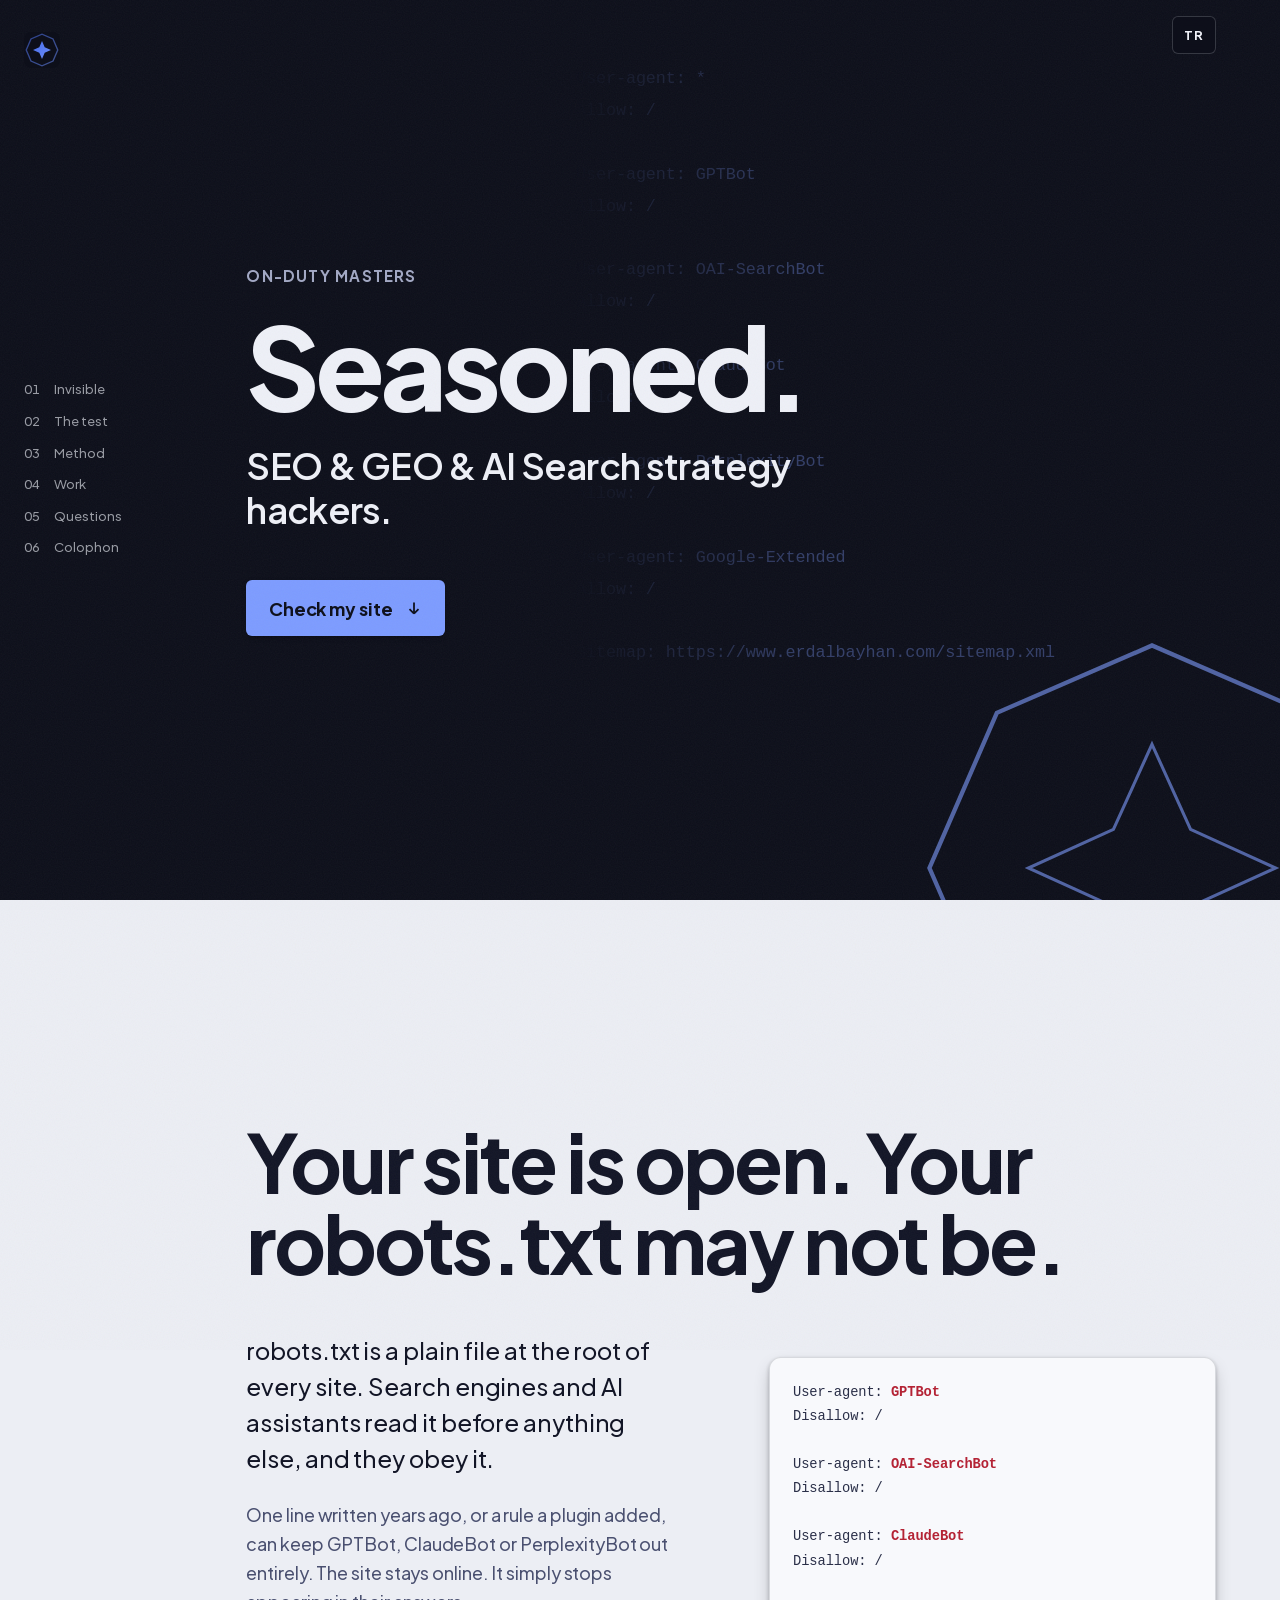
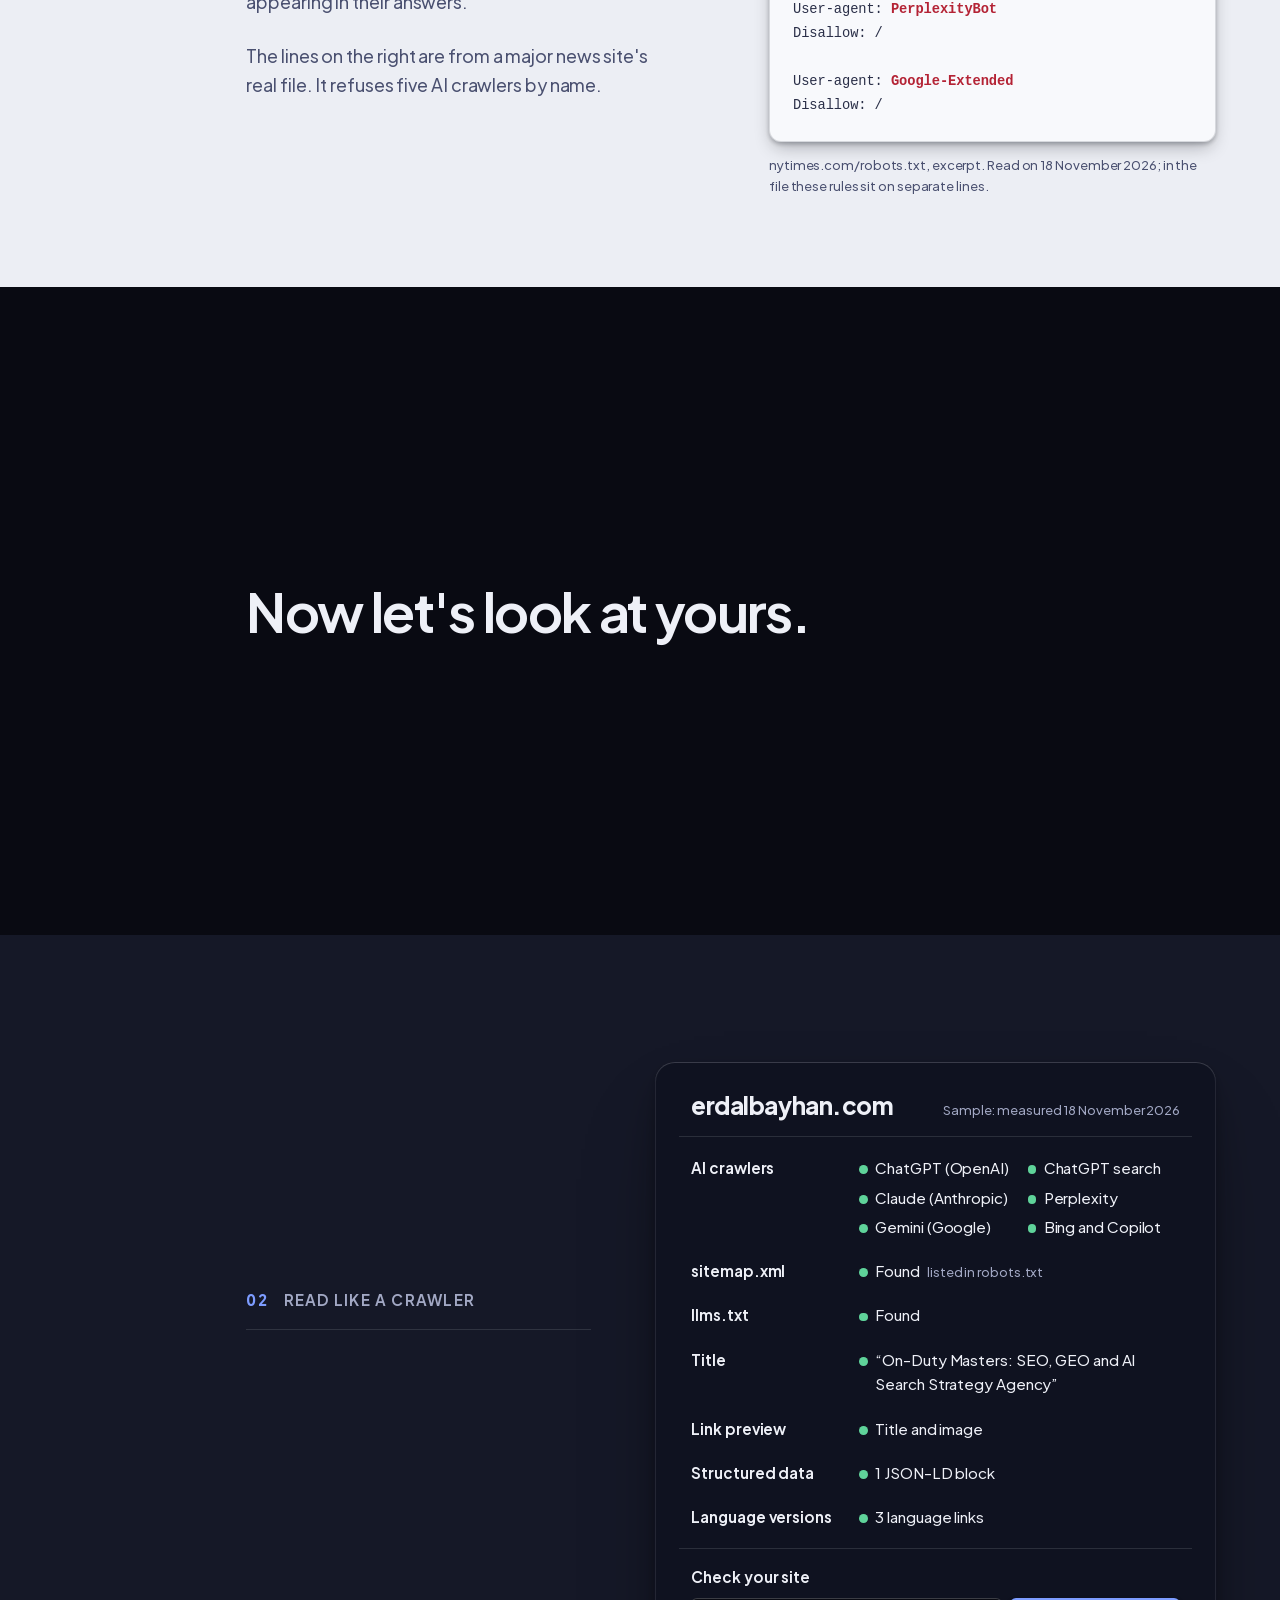
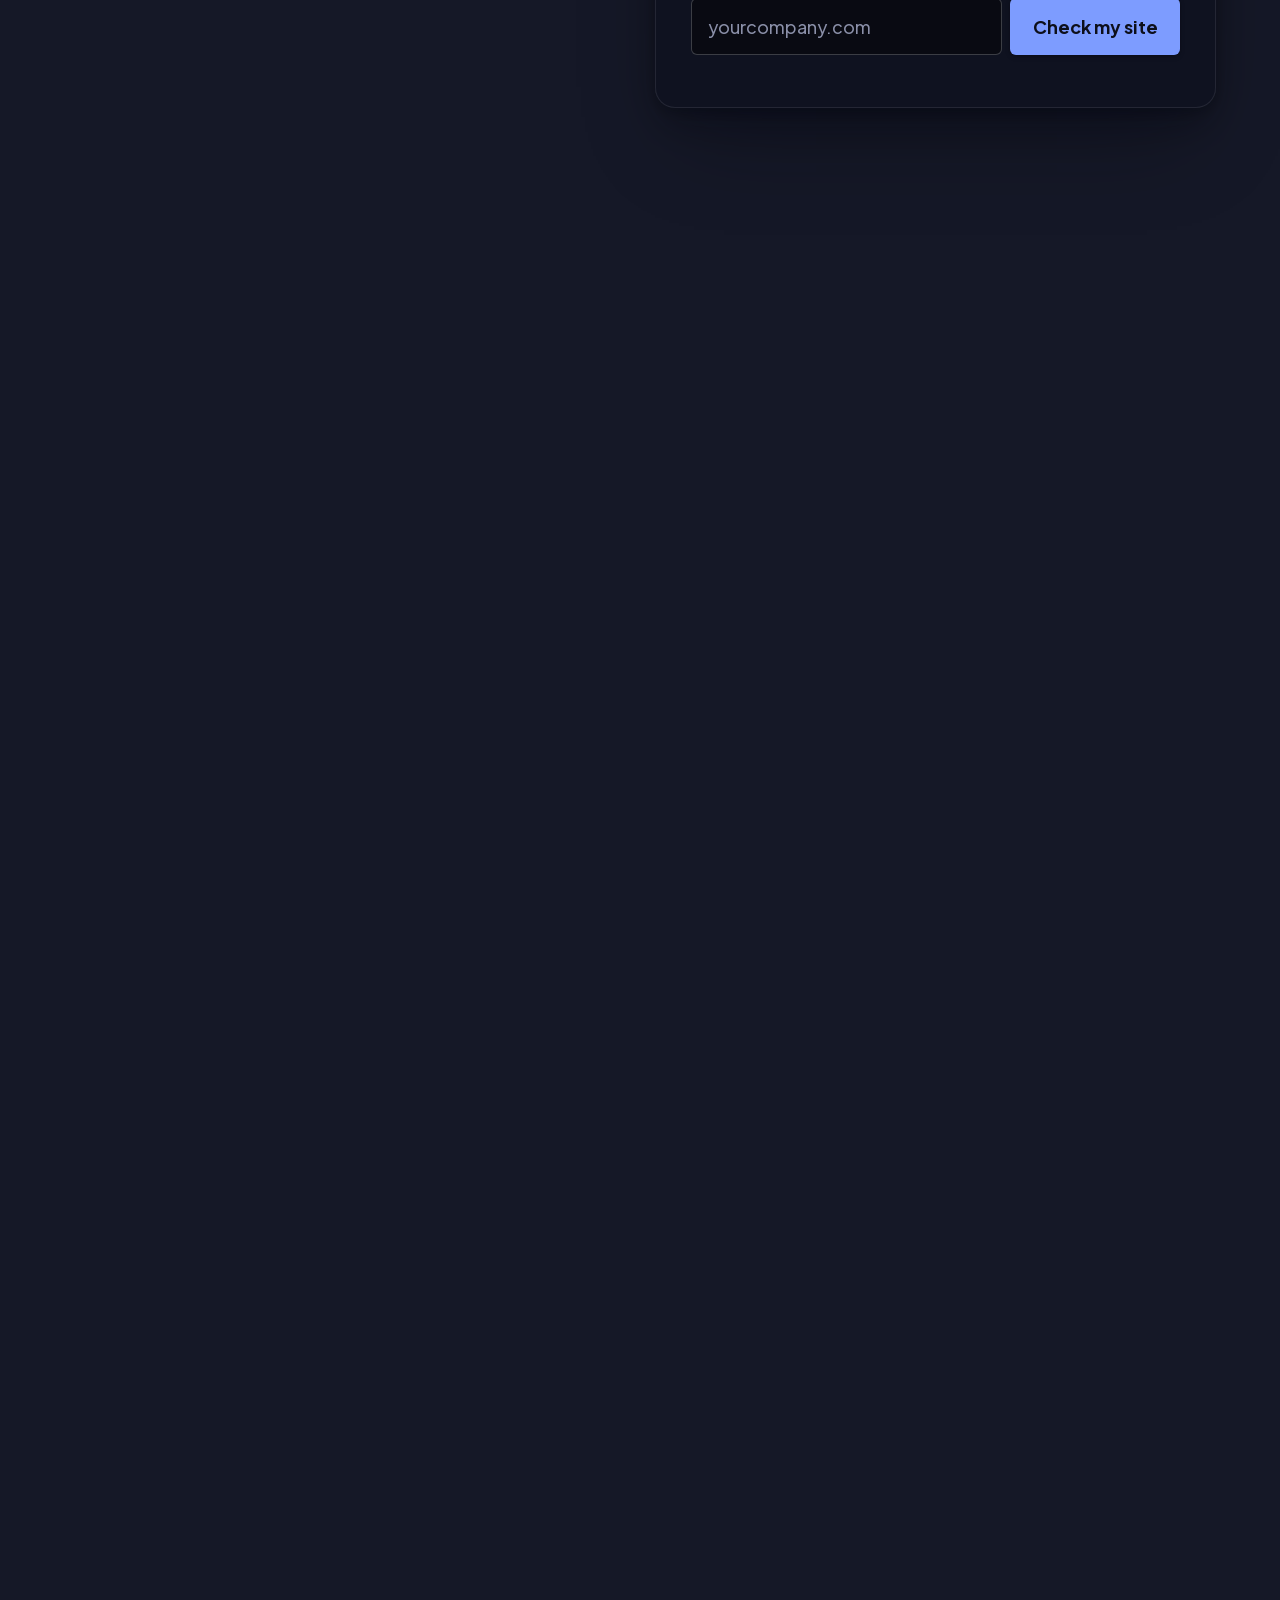
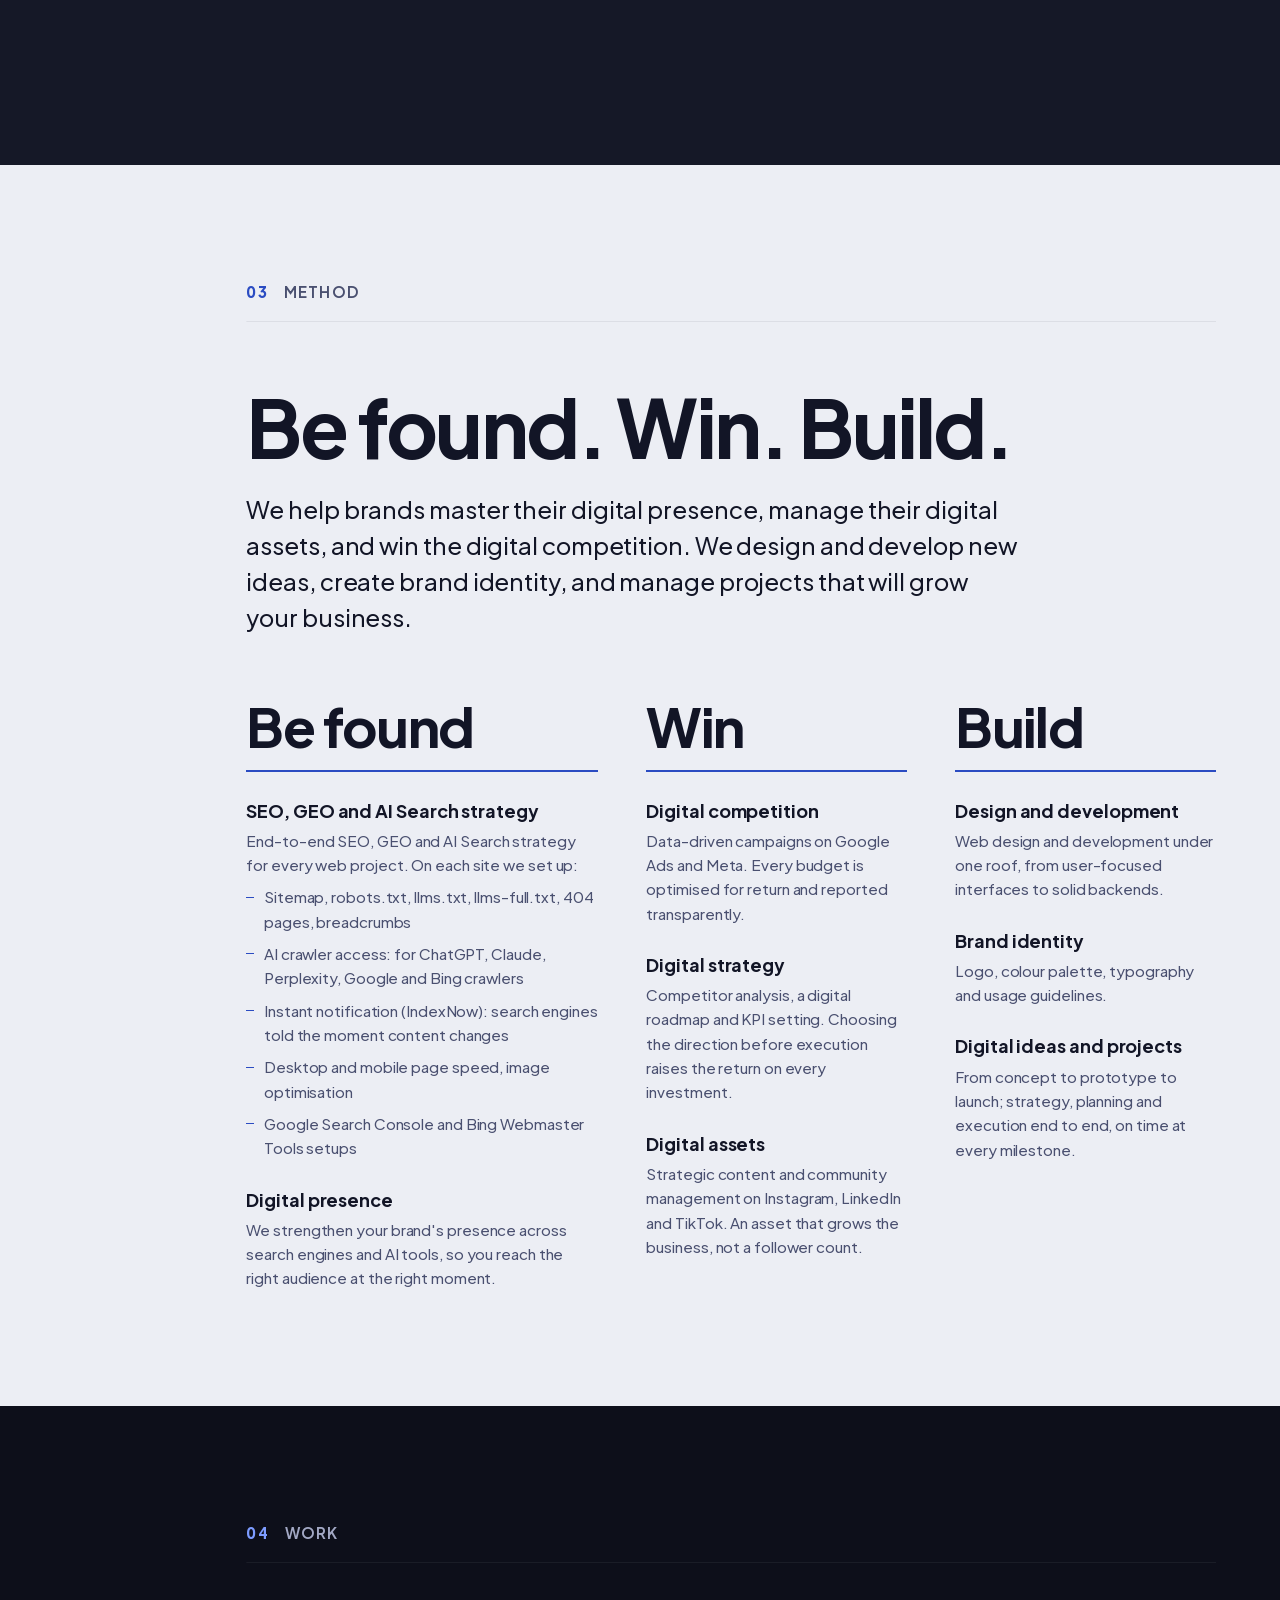
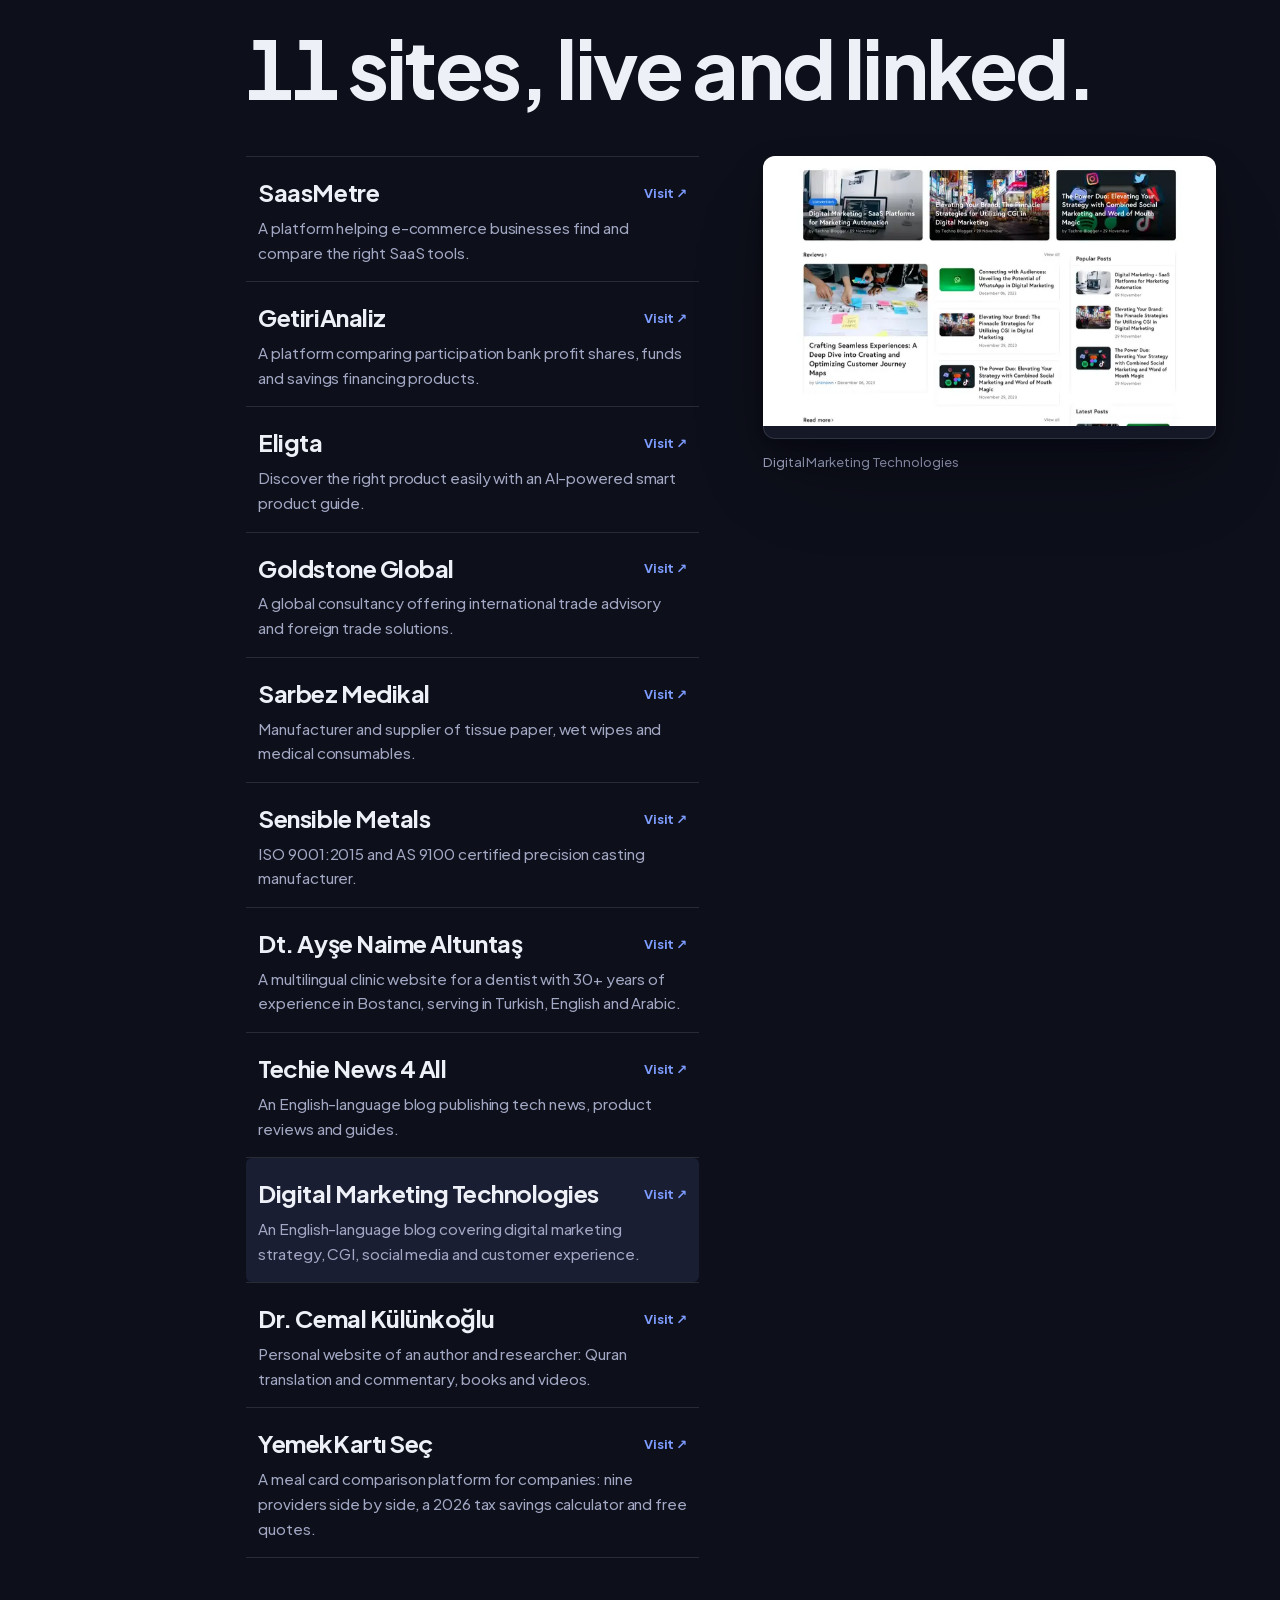
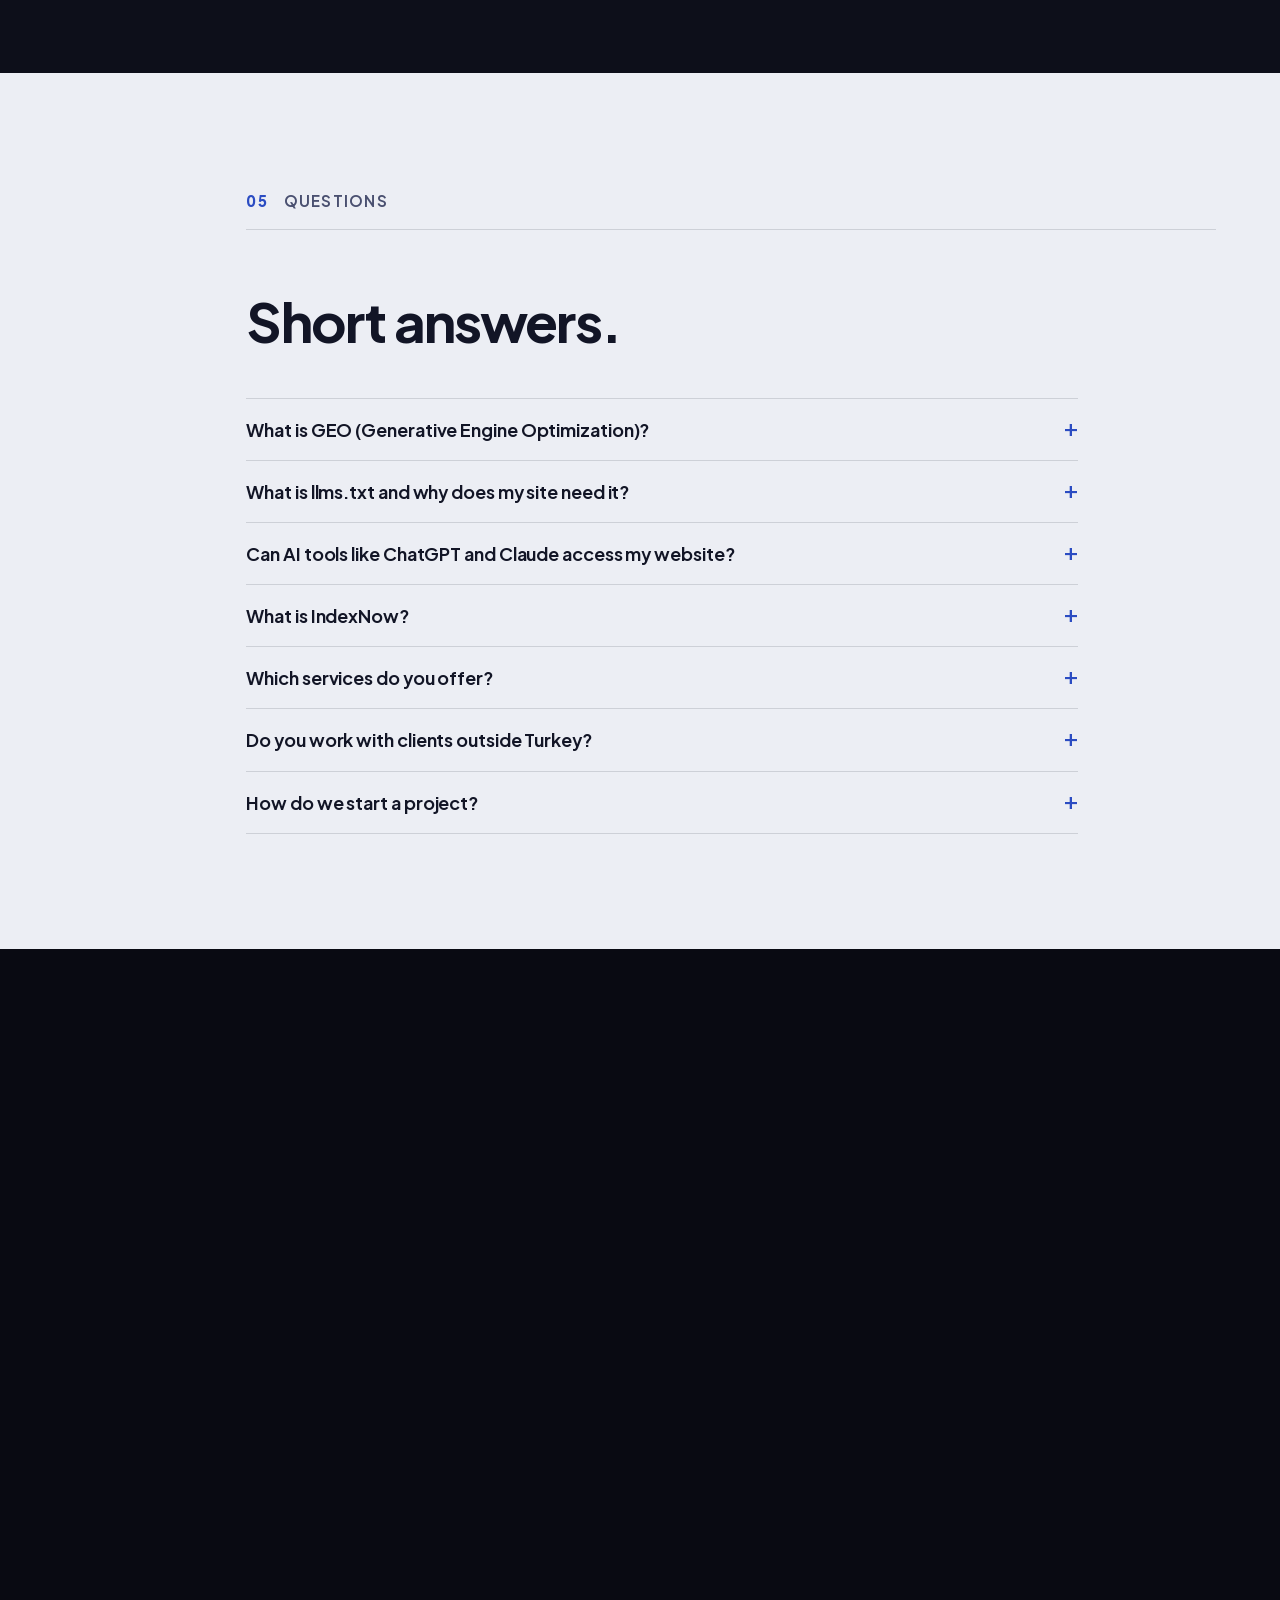
<file: index.html>
<!DOCTYPE html>
<html lang="en">
<head>
  <meta charset="UTF-8" />
  <meta name="viewport" content="width=device-width, initial-scale=1, viewport-fit=cover" />
  <title>On-Duty Masters: SEO, GEO and AI Search Strategy Agency</title>
  <meta name="description" content="We make sure search engines and AI assistants can find, read and cite your website. Check yours in a few seconds." />
  <meta name="author" content="On-Duty Masters" />
  <meta name="robots" content="index, follow, max-image-preview:large, max-snippet:-1" />
  <link rel="canonical" href="https://www.erdalbayhan.com/" />
  <link rel="alternate" hreflang="en" href="https://www.erdalbayhan.com/" />
  <link rel="alternate" hreflang="tr" href="https://www.erdalbayhan.com/tr/" />
  <link rel="alternate" hreflang="x-default" href="https://www.erdalbayhan.com/" />

  <meta property="og:site_name" content="On-Duty Masters" />
  <meta property="og:title" content="On-Duty Masters: SEO, GEO and AI Search Strategy Agency" />
  <meta property="og:description" content="SEO &amp; GEO &amp; AI Search strategy, web design and development, brand identity and digital projects that grow your business." />
  <meta property="og:url" content="https://www.erdalbayhan.com/" />
  <meta property="og:type" content="website" />
  <meta property="og:locale" content="en_US" />
  <meta property="og:locale:alternate" content="tr_TR" />
  <meta property="og:image" content="https://www.erdalbayhan.com/assets/og-image.jpg" />
  <meta property="og:image:width" content="1200" />
  <meta property="og:image:height" content="630" />
  <meta property="og:image:alt" content="On-Duty Masters — &quot;Seasoned&quot; SEO &amp; GEO &amp; AI Search Strategy Hackers" />

  <meta name="twitter:card" content="summary_large_image" />
  <meta name="twitter:title" content="On-Duty Masters: SEO, GEO and AI Search Strategy Agency" />
  <meta name="twitter:description" content="SEO &amp; GEO &amp; AI Search strategy, web design and development, brand identity and digital projects that grow your business." />
  <meta name="twitter:image" content="https://www.erdalbayhan.com/assets/og-image.jpg" />

  <link rel="icon" href="/assets/favicon.svg" type="image/svg+xml" />
  <link rel="icon" href="/assets/favicon.ico" sizes="any" />
  <link rel="apple-touch-icon" href="/assets/favicon.svg" />

  <!-- Dil tercihi: TR seçmiş ya da tarayıcısı Türkçe olan ziyaretçi /tr/'ye -->
  <script>
    (function () {
      var pref;
      try { pref = localStorage.getItem('eb-lang'); } catch (e) {}
      var wantsTr = pref ? pref === 'tr' : /^tr\b/i.test(navigator.language || '');
      if (wantsTr) location.replace('/tr/' + location.search + location.hash);
    })();
  </script>

  <!-- Google Analytics — sayfa yüklendikten sonra, içerikle yarışmasın -->
  <script>
    window.dataLayer = window.dataLayer || [];
    function gtag(){dataLayer.push(arguments);}
    gtag('js', new Date());
    gtag('config', 'G-0DHMK597YT');
    window.addEventListener('load', function () {
      setTimeout(function () {
        var s = document.createElement('script');
        s.async = true;
        s.src = 'https://www.googletagmanager.com/gtag/js?id=G-0DHMK597YT';
        document.head.appendChild(s);
      }, 1500);
    });
  </script>

  <link rel="preload" href="/assets/fonts/plus-jakarta-sans-latin.woff2" as="font" type="font/woff2" crossorigin />
  <link rel="preload" href="/assets/fonts/plus-jakarta-sans-latin-ext.woff2" as="font" type="font/woff2" crossorigin />

  <link rel="stylesheet" href="/scrollcraft.css?v=20261118a" />
  <link rel="stylesheet" href="/style.css?v=20261118a" />

  <script type="application/ld+json">
  {
    "@context": "https://schema.org",
    "@graph": [
      {
        "@type": [
          "Organization",
          "ProfessionalService"
        ],
        "@id": "https://www.erdalbayhan.com/#organization",
        "name": "On-Duty Masters",
        "alternateName": "Seasoned",
        "url": "https://www.erdalbayhan.com/",
        "logo": {
          "@type": "ImageObject",
          "url": "https://www.erdalbayhan.com/assets/logo.svg"
        },
        "image": "https://www.erdalbayhan.com/assets/og-image.jpg",
        "description": "We help brands master their digital presence, manage their digital assets, and win the digital competition — with end-to-end SEO & GEO & AI Search strategy, web design and development, brand identity and digital project management.",
        "email": "erdalbayhan@gmail.com",
        "founder": {
          "@id": "https://www.erdalbayhan.com/#erdal-bayhan"
        },
        "address": {
          "@type": "PostalAddress",
          "addressLocality": "Istanbul",
          "addressCountry": "TR"
        },
        "areaServed": [
          {
            "@type": "Country",
            "name": "Turkey"
          },
          "Worldwide"
        ],
        "knowsLanguage": [
          "tr",
          "en"
        ],
        "knowsAbout": [
          "SEO",
          "Generative Engine Optimization (GEO)",
          "AI Search",
          "Web Design",
          "Web Development",
          "Brand Identity",
          "Digital Strategy",
          "Google Ads",
          "Meta Ads",
          "Social Media Management"
        ],
        "hasOfferCatalog": {
          "@type": "OfferCatalog",
          "name": "Services",
          "itemListElement": [
            {
              "@type": "Offer",
              "itemOffered": {
                "@type": "Service",
                "name": "SEO, GEO and AI Search strategy",
                "description": "End-to-end SEO, GEO and AI Search strategy for every web project. On each site we set up:",
                "provider": {
                  "@id": "https://www.erdalbayhan.com/#organization"
                }
              }
            },
            {
              "@type": "Offer",
              "itemOffered": {
                "@type": "Service",
                "name": "Digital presence",
                "description": "We strengthen your brand's presence across search engines and AI tools, so you reach the right audience at the right moment.",
                "provider": {
                  "@id": "https://www.erdalbayhan.com/#organization"
                }
              }
            },
            {
              "@type": "Offer",
              "itemOffered": {
                "@type": "Service",
                "name": "Digital competition",
                "description": "Data-driven campaigns on Google Ads and Meta. Every budget is optimised for return and reported transparently.",
                "provider": {
                  "@id": "https://www.erdalbayhan.com/#organization"
                }
              }
            },
            {
              "@type": "Offer",
              "itemOffered": {
                "@type": "Service",
                "name": "Digital strategy",
                "description": "Competitor analysis, a digital roadmap and KPI setting. Choosing the direction before execution raises the return on every investment.",
                "provider": {
                  "@id": "https://www.erdalbayhan.com/#organization"
                }
              }
            },
            {
              "@type": "Offer",
              "itemOffered": {
                "@type": "Service",
                "name": "Digital assets",
                "description": "Strategic content and community management on Instagram, LinkedIn and TikTok. An asset that grows the business, not a follower count.",
                "provider": {
                  "@id": "https://www.erdalbayhan.com/#organization"
                }
              }
            },
            {
              "@type": "Offer",
              "itemOffered": {
                "@type": "Service",
                "name": "Design and development",
                "description": "Web design and development under one roof, from user-focused interfaces to solid backends.",
                "provider": {
                  "@id": "https://www.erdalbayhan.com/#organization"
                }
              }
            },
            {
              "@type": "Offer",
              "itemOffered": {
                "@type": "Service",
                "name": "Brand identity",
                "description": "Logo, colour palette, typography and usage guidelines.",
                "provider": {
                  "@id": "https://www.erdalbayhan.com/#organization"
                }
              }
            },
            {
              "@type": "Offer",
              "itemOffered": {
                "@type": "Service",
                "name": "Digital ideas and projects",
                "description": "From concept to prototype to launch; strategy, planning and execution end to end, on time at every milestone.",
                "provider": {
                  "@id": "https://www.erdalbayhan.com/#organization"
                }
              }
            }
          ]
        },
        "contactPoint": {
          "@type": "ContactPoint",
          "contactType": "sales",
          "email": "erdalbayhan@gmail.com",
          "url": "https://www.erdalbayhan.com/#iletisim",
          "availableLanguage": [
            "Turkish",
            "English"
          ]
        }
      },
      {
        "@type": "Person",
        "@id": "https://www.erdalbayhan.com/#erdal-bayhan",
        "name": "Erdal Bayhan",
        "url": "https://www.erdalbayhan.com/",
        "jobTitle": "Founder, Digital Strategist & Web Developer",
        "worksFor": {
          "@id": "https://www.erdalbayhan.com/#organization"
        },
        "sameAs": [
          "https://www.linkedin.com/in/erdalbayhan/"
        ]
      },
      {
        "@type": "WebSite",
        "@id": "https://www.erdalbayhan.com/#website",
        "url": "https://www.erdalbayhan.com/",
        "name": "On-Duty Masters",
        "publisher": {
          "@id": "https://www.erdalbayhan.com/#organization"
        },
        "inLanguage": [
          "en",
          "tr"
        ]
      },
      {
        "@type": "WebPage",
        "@id": "https://www.erdalbayhan.com/#webpage",
        "url": "https://www.erdalbayhan.com/",
        "name": "On-Duty Masters: SEO, GEO and AI Search Strategy Agency",
        "description": "We make sure search engines and AI assistants can find, read and cite your website. Check yours in a few seconds.",
        "inLanguage": "en",
        "isPartOf": {
          "@id": "https://www.erdalbayhan.com/#website"
        },
        "about": {
          "@id": "https://www.erdalbayhan.com/#organization"
        }
      },
      {
        "@type": "ItemList",
        "@id": "https://www.erdalbayhan.com/#portfolio",
        "name": "Portfolio",
        "itemListElement": [
          {
            "@type": "ListItem",
            "position": 1,
            "item": {
              "@type": "WebSite",
              "name": "SaasMetre",
              "url": "https://www.saasmetre.com",
              "description": "A platform helping e-commerce businesses find and compare the right SaaS tools.",
              "creator": {
                "@id": "https://www.erdalbayhan.com/#organization"
              }
            }
          },
          {
            "@type": "ListItem",
            "position": 2,
            "item": {
              "@type": "WebSite",
              "name": "GetiriAnaliz",
              "url": "https://www.getirianaliz.com",
              "description": "A platform comparing participation bank profit shares, funds and savings financing products.",
              "creator": {
                "@id": "https://www.erdalbayhan.com/#organization"
              }
            }
          },
          {
            "@type": "ListItem",
            "position": 3,
            "item": {
              "@type": "WebSite",
              "name": "Eligta",
              "url": "https://www.eligta.com",
              "description": "Discover the right product easily with an AI-powered smart product guide.",
              "creator": {
                "@id": "https://www.erdalbayhan.com/#organization"
              }
            }
          },
          {
            "@type": "ListItem",
            "position": 4,
            "item": {
              "@type": "WebSite",
              "name": "Goldstone Global",
              "url": "https://www.goldstoneglb.com",
              "description": "A global consultancy offering international trade advisory and foreign trade solutions.",
              "creator": {
                "@id": "https://www.erdalbayhan.com/#organization"
              }
            }
          },
          {
            "@type": "ListItem",
            "position": 5,
            "item": {
              "@type": "WebSite",
              "name": "Sarbez Medikal",
              "url": "https://www.sarbez.com.tr",
              "description": "Manufacturer and supplier of tissue paper, wet wipes and medical consumables.",
              "creator": {
                "@id": "https://www.erdalbayhan.com/#organization"
              }
            }
          },
          {
            "@type": "ListItem",
            "position": 6,
            "item": {
              "@type": "WebSite",
              "name": "Sensible Metals",
              "url": "https://www.sensiblemetals.com",
              "description": "ISO 9001:2015 and AS 9100 certified precision casting manufacturer.",
              "creator": {
                "@id": "https://www.erdalbayhan.com/#organization"
              }
            }
          },
          {
            "@type": "ListItem",
            "position": 7,
            "item": {
              "@type": "WebSite",
              "name": "Dt. Ayşe Naime Altuntaş",
              "url": "https://naimekor.com",
              "description": "A multilingual clinic website for a dentist with 30+ years of experience in Bostancı, serving in Turkish, English and Arabic.",
              "creator": {
                "@id": "https://www.erdalbayhan.com/#organization"
              }
            }
          },
          {
            "@type": "ListItem",
            "position": 8,
            "item": {
              "@type": "WebSite",
              "name": "Techie News 4 All",
              "url": "https://techienews4all.blogspot.com",
              "description": "An English-language blog publishing tech news, product reviews and guides.",
              "creator": {
                "@id": "https://www.erdalbayhan.com/#organization"
              }
            }
          },
          {
            "@type": "ListItem",
            "position": 9,
            "item": {
              "@type": "WebSite",
              "name": "Digital Marketing Technologies",
              "url": "https://digital-mar-tech.blogspot.com",
              "description": "An English-language blog covering digital marketing strategy, CGI, social media and customer experience.",
              "creator": {
                "@id": "https://www.erdalbayhan.com/#organization"
              }
            }
          },
          {
            "@type": "ListItem",
            "position": 10,
            "item": {
              "@type": "WebSite",
              "name": "Dr. Cemal Külünkoğlu",
              "url": "https://www.cemalkulunkoglu.net",
              "description": "Personal website of an author and researcher: Quran translation and commentary, books and videos.",
              "creator": {
                "@id": "https://www.erdalbayhan.com/#organization"
              }
            }
          },
          {
            "@type": "ListItem",
            "position": 11,
            "item": {
              "@type": "WebSite",
              "name": "YemekKartı Seç",
              "url": "https://yemekkartisec.com/",
              "description": "A meal card comparison platform for companies: nine providers side by side, a 2026 tax savings calculator and free quotes.",
              "creator": {
                "@id": "https://www.erdalbayhan.com/#organization"
              }
            }
          }
        ]
      },
      {
        "@type": "FAQPage",
        "@id": "https://www.erdalbayhan.com/#faq",
        "mainEntity": [
          {
            "@type": "Question",
            "name": "What is GEO (Generative Engine Optimization)?",
            "acceptedAnswer": {
              "@type": "Answer",
              "text": "GEO is the practice of making a website easy for AI answer engines such as ChatGPT, Claude, Perplexity and Google AI Overviews to find, understand and cite. It complements SEO: SEO aims to rank in search results, GEO aims to be the source AI tools quote."
            }
          },
          {
            "@type": "Question",
            "name": "What is llms.txt and why does my site need it?",
            "acceptedAnswer": {
              "@type": "Answer",
              "text": "llms.txt is a plain-text file at the root of your site that summarizes who you are, what you offer and your key pages in a format large language models can read easily. Together with llms-full.txt, it helps AI tools describe your business accurately."
            }
          },
          {
            "@type": "Question",
            "name": "Can AI tools like ChatGPT and Claude access my website?",
            "acceptedAnswer": {
              "@type": "Answer",
              "text": "Only if your robots.txt allows their crawlers. We configure robots.txt to explicitly allow GPTBot, OAI-SearchBot, ClaudeBot, PerplexityBot, Google-Extended and Bingbot, so your content can appear in AI answers."
            }
          },
          {
            "@type": "Question",
            "name": "What is IndexNow?",
            "acceptedAnswer": {
              "@type": "Answer",
              "text": "IndexNow is a protocol that instantly notifies search engines such as Bing and Yandex when a page is created, updated or deleted, instead of waiting for crawlers to discover the change."
            }
          },
          {
            "@type": "Question",
            "name": "Which services do you offer?",
            "acceptedAnswer": {
              "@type": "Answer",
              "text": "SEO, GEO and AI Search strategy, web design and development, brand identity and logo, digital strategy, Google Ads and Meta campaigns, social media management and end-to-end digital project management."
            }
          },
          {
            "@type": "Question",
            "name": "Do you work with clients outside Turkey?",
            "acceptedAnswer": {
              "@type": "Answer",
              "text": "Yes. We are based in Istanbul, Turkey, and work with clients worldwide in Turkish and English."
            }
          },
          {
            "@type": "Question",
            "name": "How do we start a project?",
            "acceptedAnswer": {
              "@type": "Answer",
              "text": "Fill out the form on this page and tell us about your project; we'll get back to you shortly. If you checked your site above, its domain is already in the message."
            }
          }
        ]
      }
    ]
  }
  </script>
</head>
<body>

<a class="skip" href="#main" data-tr="İçeriğe geç" data-en="Skip to content">Skip to content</a>
<span data-sc-progress></span>
<div class="sc-grain" aria-hidden="true"></div>

<nav class="folio" aria-label="Chapters" data-ground="night">
  <a href="#hero" aria-label="On-Duty Masters, back to top"><img class="folio__mark" src="/assets/favicon.svg" alt="" width="36" height="36"></a>
  <ol>
    <li><a href="#gorunmez"><span>01</span><span data-tr="Görünmez" data-en="Invisible">Invisible</span></a></li>
    <li><a href="#test"><span>02</span><span data-tr="Test" data-en="The test">The test</span></a></li>
    <li><a href="#hizmetler"><span>03</span><span data-tr="Yöntem" data-en="Method">Method</span></a></li>
    <li><a href="#portfolyo"><span>04</span><span data-tr="İşler" data-en="Work">Work</span></a></li>
    <li><a href="#sss"><span>05</span><span data-tr="Sorular" data-en="Questions">Questions</span></a></li>
    <li><a href="#iletisim"><span>06</span><span data-tr="Künye" data-en="Colophon">Colophon</span></a></li>
  </ol>
  <span></span>
</nav>
<p class="mfolio" aria-hidden="true">On-Duty Masters</p>
<a class="langlink" href="/tr/" hreflang="tr" lang="tr" aria-label="TR, Türkçe sürüm">TR</a>

<main id="main">

  <!-- 0 · TITLE PAGE: calm assurance. Type planes only: a crawler's file far behind,
       the headline at 1x, the brand octagon near and passing. -->
  <section id="hero" class="chapter title page" data-sc-act="flow" data-chapter="night" aria-labelledby="title-h">
    <pre class="title__far" aria-hidden="true" data-sc-parallax="-1.3">User-agent: *
Allow: /

User-agent: GPTBot
Allow: /

User-agent: OAI-SearchBot
Allow: /

User-agent: ClaudeBot
Allow: /

User-agent: PerplexityBot
Allow: /

User-agent: Google-Extended
Allow: /

Sitemap: https://www.erdalbayhan.com/sitemap.xml</pre>
    <svg class="title__near" aria-hidden="true" data-sc-parallax="1.4" viewBox="0 0 44 44" fill="none">
      <path d="M40,22 L34.55,9.45 L22,4 L9.45,9.45 L4,22 L9.45,34.55 L22,40 L34.55,34.55 Z" stroke="currentColor" stroke-width="0.35"/>
      <path d="M22,12 L25.12,18.88 L32,22 L25.12,25.12 L22,32 L18.88,25.12 L12,22 L18.88,18.88 Z" stroke="currentColor" stroke-width="0.25"/>
    </svg>
    <div class="title__copy inner">
      <p class="title__name">On-Duty Masters</p>
      <h1 id="title-h" data-tr="Tecrübeli." data-en="Seasoned.">Seasoned.</h1>
      <p class="title__line" data-tr="SEO &amp; GEO &amp; AI Search strateji hacker'ları." data-en="SEO &amp; GEO &amp; AI Search strategy hackers.">SEO &amp; GEO &amp; AI Search strategy hackers.</p>
      <a class="cta" href="#test"><span data-tr="Sitemi kontrol et" data-en="Check my site">Check my site</span>
        <svg viewBox="0 0 16 16" aria-hidden="true" fill="none" stroke="currentColor" stroke-width="1.6"><path d="M8 3v10m0 0 4-4m-4 4-4-4"/></svg></a>
    </div>
  </section>

  <!-- 1 · INVISIBLE: unease. Paper ground, a real robots.txt in its own column. -->
  <section id="gorunmez" class="chapter chapter--paper page spread" data-sc-act="flow" data-chapter="paper" aria-labelledby="invisible-h">
    <div class="inner">
      <div data-sc-reveal="right" data-sc-reveal-at="0.02 0.22">
        <p class="intertitle"><b>01</b> <span data-tr="Görünmez" data-en="Invisible">Invisible</span></p>
      </div>
      <h2 id="invisible-h" data-tr="Siteniz açık. robots.txt dosyanız olmayabilir." data-en="Your site is open. Your robots.txt may not be.">Your site is open. Your robots.txt may not be.</h2>
      <div class="spread__grid">
        <div class="spread__text" data-sc-in data-sc-stagger="70">
          <p class="lede" data-tr="robots.txt, her sitenin kökünde duran düz bir dosya. Arama motorları ve yapay zekâ asistanları siteye bakmadan önce onu okur ve söylediğine uyar." data-en="robots.txt is a plain file at the root of every site. Search engines and AI assistants read it before anything else, and they obey it.">robots.txt is a plain file at the root of every site. Search engines and AI assistants read it before anything else, and they obey it.</p>
          <p class="body" data-tr="Yıllar önce yazılmış tek bir satır ya da bir eklentinin eklediği bir kural GPTBot'u, ClaudeBot'u veya PerplexityBot'u tamamen dışarıda tutabilir. Site yayında kalır. Sadece onların cevaplarında artık yer almaz." data-en="One line written years ago, or a rule a plugin added, can keep GPTBot, ClaudeBot or PerplexityBot out entirely. The site stays online. It simply stops appearing in their answers.">One line written years ago, or a rule a plugin added, can keep GPTBot, ClaudeBot or PerplexityBot out entirely. The site stays online. It simply stops appearing in their answers.</p>
          <p class="body" data-tr="Sağdaki satırlar büyük bir haber sitesinin gerçek dosyasından. Beş yapay zekâ tarayıcısını adıyla reddediyor." data-en="The lines on the right are from a major news site's real file. It refuses five AI crawlers by name.">The lines on the right are from a major news site's real file. It refuses five AI crawlers by name.</p>
        </div>
        <figure class="robots" data-sc-parallax="-0.5">
          <pre class="robots__file">User-agent: <mark>GPTBot</mark>
Disallow: /

User-agent: <mark>OAI-SearchBot</mark>
Disallow: /

User-agent: <mark>ClaudeBot</mark>
Disallow: /

User-agent: <mark>PerplexityBot</mark>
Disallow: /

User-agent: <mark>Google-Extended</mark>
Disallow: /</pre>
          <figcaption data-tr="nytimes.com/robots.txt, alıntı. 18 Kasım 2026'da okundu; kurallar dosyada farklı satırlarda yer alıyor." data-en="nytimes.com/robots.txt, excerpt. Read on 18 November 2026; in the file these rules sit on separate lines.">nytimes.com/robots.txt, excerpt. Read on 18 November 2026; in the file these rules sit on separate lines.</figcaption>
        </figure>
      </div>
    </div>
  </section>

  <!-- 2 · SILENCE: anticipation. Authored near-empty ground before the peak. -->
  <section class="chapter chapter--deep page silence" data-sc-act="flow" data-chapter="night" aria-label="Interlude">
    <div class="inner" data-sc-in>
      <p data-tr="Şimdi sizinkine bakalım." data-en="Now let's look at yours.">Now let's look at yours.</p>
    </div>
  </section>

  <!-- 3 · THE TEST (peak): recognition. The panel holds; scroll moves the
       crawler's cursor down it; the field at its foot reads any public domain. -->
  <section id="test" class="chapter chapter--surface" data-sc-act="pin" data-sc-span="2.7" data-chapter="night" aria-labelledby="test-h">
    <div data-sc-stage class="page">
      <div class="test-stage inner">
        <div>
          <p class="intertitle"><b>02</b> <span id="test-h" data-tr="Bir tarayıcı gibi okumak" data-en="Read like a crawler">Read like a crawler</span></p>
          <div class="notes">
            <p data-sc-cue="0 0.26 0"><span data-tr="Önce robots.txt." data-en="robots.txt comes first.">robots.txt comes first.</span><small data-tr="Her yapay zekâ asistanının dosyada kendi adı ve kendi izni var." data-en="Each AI assistant has its own name in it, and its own permission.">Each AI assistant has its own name in it, and its own permission.</small></p>
            <p data-sc-cue="0.22 0.46 0.05 0.05"><span data-tr="Sonra haritalar." data-en="Then the maps.">Then the maps.</span><small data-tr="Arama motorları için sitemap.xml, dil modelleri için llms.txt." data-en="sitemap.xml for search engines, llms.txt for language models.">sitemap.xml for search engines, llms.txt for language models.</small></p>
            <p data-sc-cue="0.42 0.66 0.05 0.05"><span data-tr="Sonra sayfanın kendisi." data-en="Then the page itself.">Then the page itself.</span><small data-tr="Bir arama sonucunun, bir sohbet cevabının ya da paylaşılan bir linkin sizin hakkınızda ne diyeceği." data-en="What a search result, a chat answer or a shared link will say about you.">What a search result, a chat answer or a shared link will say about you.</small></p>
            <p data-sc-cue="0.62 0.84 0.05 0.05"><span data-tr="En son yapı." data-en="Finally, the structure.">Finally, the structure.</span><small data-tr="Verilerle kim olduğunuz ve her sayfanın hangi dili konuştuğu." data-en="Who you are in data, and which language each page speaks.">Who you are in data, and which language each page speaks.</small></p>
            <p data-sc-cue="0.80 1 0.05 0.02"><span data-tr="Bu bizim sitemizdi. Şimdi sizinki." data-en="That was our own site. Now yours.">That was our own site. Now yours.</span><small data-tr="Alan adınızı yazın, birkaç saniye sürer." data-en="Type your domain. It takes a few seconds.">Type your domain. It takes a few seconds.</small></p>
          </div>
        </div>

        <div class="panel" id="panel">
          <div class="panel__head">
            <p class="panel__domain" id="panel-domain">erdalbayhan.com</p>
            <p class="panel__meta" id="panel-meta" data-tr="Örnek: 18 Kasım 2026'da ölçüldü" data-en="Sample: measured 18 November 2026">Sample: measured 18 November 2026</p>
          </div>
          <div class="row" data-row="0"><p class="row__name" data-tr="AI tarayıcıları" data-en="AI crawlers">AI crawlers</p><div class="row__val crawlers" id="v-crawlers"></div></div>
          <div class="row" data-row="1"><p class="row__name">sitemap.xml</p><p class="row__val" id="v-sitemap"></p></div>
          <div class="row" data-row="2"><p class="row__name">llms.txt</p><p class="row__val" id="v-llms"></p></div>
          <div class="row" data-row="3"><p class="row__name" data-tr="Başlık" data-en="Title">Title</p><p class="row__val" id="v-title"></p></div>
          <div class="row" data-row="4"><p class="row__name" data-tr="Link önizlemesi" data-en="Link preview">Link preview</p><p class="row__val" id="v-preview"></p></div>
          <div class="row" data-row="5"><p class="row__name" data-tr="Yapılandırılmış veri" data-en="Structured data">Structured data</p><p class="row__val" id="v-structured"></p></div>
          <div class="row" data-row="6"><p class="row__name" data-tr="Dil sürümleri" data-en="Language versions">Language versions</p><p class="row__val" id="v-hreflang"></p></div>
          <form class="check" id="check" action="/check.php" method="post" novalidate>
            <label for="domain" data-tr="Sitenizi kontrol edin" data-en="Check your site">Check your site</label>
            <input id="domain" name="domain" type="text" inputmode="url" autocomplete="url" spellcheck="false" data-placeholder-tr="sirketiniz.com" data-placeholder-en="yourcompany.com" placeholder="yourcompany.com" required>
            <button class="cta" type="submit"><span data-tr="Sitemi kontrol et" data-en="Check my site">Check my site</span></button>
            <p class="check__msg" id="check-msg" role="status" aria-live="polite"></p>
          </form>
        </div>
      </div>
    </div>
  </section>

  <!-- 4 · METHOD: relief. Three verbs on paper; nothing moves but the reading. -->
  <section id="hizmetler" class="chapter chapter--paper page spread" data-sc-act="flow" data-chapter="paper" aria-labelledby="method-h">
    <div class="inner">
      <div data-sc-reveal="right" data-sc-reveal-at="0.02 0.18">
        <p class="intertitle"><b>03</b> <span data-tr="Yöntem" data-en="Method">Method</span></p>
      </div>
      <h2 id="method-h" data-tr="Bulunmak, kazanmak, kurmak." data-en="Be found. Win. Build.">Be found. Win. Build.</h2>
      <p class="lede method__lede" data-tr="Markanızın dijital görünürlüğünü güçlendiriyor, dijital varlıklarını yönetiyor ve dijital rekabette öne çıkmasını sağlıyoruz. Yeni fikirleri tasarlıyor ve geliştiriyor, marka kimliği oluşturuyor, işinizi büyütecek projeleri yönetiyoruz." data-en="We help brands master their digital presence, manage their digital assets, and win the digital competition. We design and develop new ideas, create brand identity, and manage projects that will grow your business.">We help brands master their digital presence, manage their digital assets, and win the digital competition. We design and develop new ideas, create brand identity, and manage projects that will grow your business.</p>

      <div class="method__grid">
        <div class="verb" data-sc-in data-sc-stagger="60">
          <h3 data-tr="Bulunmak" data-en="Be found">Be found</h3>
          <dl>
            <div>
              <dt data-tr="SEO, GEO ve AI Search stratejisi" data-en="SEO, GEO and AI Search strategy">SEO, GEO and AI Search strategy</dt>
              <dd data-tr="Tüm web projeleri için uçtan uca SEO, GEO ve AI Search stratejisi. Her sitede şunları kuruyoruz:" data-en="End-to-end SEO, GEO and AI Search strategy for every web project. On each site we set up:">End-to-end SEO, GEO and AI Search strategy for every web project. On each site we set up:</dd>
              <dd>
                <ul class="checklist">
                  <li data-tr="Sitemap, robots.txt, llms.txt, llms-full.txt, 404 sayfaları, breadcrumbs" data-en="Sitemap, robots.txt, llms.txt, llms-full.txt, 404 pages, breadcrumbs">Sitemap, robots.txt, llms.txt, llms-full.txt, 404 pages, breadcrumbs</li>
                  <li data-tr="AI tarayıcı erişimi: ChatGPT, Claude, Perplexity, Google ve Bing tarayıcıları için" data-en="AI crawler access: for ChatGPT, Claude, Perplexity, Google and Bing crawlers">AI crawler access: for ChatGPT, Claude, Perplexity, Google and Bing crawlers</li>
                  <li data-tr="Anlık bildirim (IndexNow): arama motorlarına anında bildirim" data-en="Instant notification (IndexNow): search engines told the moment content changes">Instant notification (IndexNow): search engines told the moment content changes</li>
                  <li data-tr="Masaüstü ve mobil sayfa hızı, görsel optimizasyonları" data-en="Desktop and mobile page speed, image optimisation">Desktop and mobile page speed, image optimisation</li>
                  <li data-tr="Google Search Console ve Bing Webmaster Tools kurulumları" data-en="Google Search Console and Bing Webmaster Tools setups">Google Search Console and Bing Webmaster Tools setups</li>
                </ul>
              </dd>
            </div>
            <div>
              <dt data-tr="Dijital görünürlük" data-en="Digital presence">Digital presence</dt>
              <dd data-tr="Arama motorları ve yapay zekâ araçlarında markanızın görünürlüğünü güçlendiriyoruz; doğru kitleye doğru anda ulaşırsınız." data-en="We strengthen your brand's presence across search engines and AI tools, so you reach the right audience at the right moment.">We strengthen your brand's presence across search engines and AI tools, so you reach the right audience at the right moment.</dd>
            </div>
          </dl>
        </div>

        <div class="verb" data-sc-in data-sc-stagger="60">
          <h3 data-tr="Kazanmak" data-en="Win">Win</h3>
          <dl>
            <div>
              <dt data-tr="Dijital rekabet" data-en="Digital competition">Digital competition</dt>
              <dd data-tr="Google Ads ve Meta'da veri odaklı kampanyalar. Her bütçe en yüksek getiri için optimize edilir, performans şeffaf raporlanır." data-en="Data-driven campaigns on Google Ads and Meta. Every budget is optimised for return and reported transparently.">Data-driven campaigns on Google Ads and Meta. Every budget is optimised for return and reported transparently.</dd>
            </div>
            <div>
              <dt data-tr="Dijital strateji" data-en="Digital strategy">Digital strategy</dt>
              <dd data-tr="Rakip analizi, dijital yol haritası ve KPI belirleme. Uygulamadan önce doğru yönü belirlemek her yatırımın getirisini artırır." data-en="Competitor analysis, a digital roadmap and KPI setting. Choosing the direction before execution raises the return on every investment.">Competitor analysis, a digital roadmap and KPI setting. Choosing the direction before execution raises the return on every investment.</dd>
            </div>
            <div>
              <dt data-tr="Dijital varlıklar" data-en="Digital assets">Digital assets</dt>
              <dd data-tr="Instagram, LinkedIn ve TikTok'ta stratejik içerik ve topluluk yönetimi. Takipçi sayısı değil, işinizi büyüten bir varlık." data-en="Strategic content and community management on Instagram, LinkedIn and TikTok. An asset that grows the business, not a follower count.">Strategic content and community management on Instagram, LinkedIn and TikTok. An asset that grows the business, not a follower count.</dd>
            </div>
          </dl>
        </div>

        <div class="verb" data-sc-in data-sc-stagger="60">
          <h3 data-tr="Kurmak" data-en="Build">Build</h3>
          <dl>
            <div>
              <dt data-tr="Tasarım ve geliştirme" data-en="Design and development">Design and development</dt>
              <dd data-tr="Web tasarımı ve geliştirme tek çatı altında, kullanıcı odaklı arayüzlerden sağlam backend çözümlerine." data-en="Web design and development under one roof, from user-focused interfaces to solid backends.">Web design and development under one roof, from user-focused interfaces to solid backends.</dd>
            </div>
            <div>
              <dt data-tr="Marka kimliği" data-en="Brand identity">Brand identity</dt>
              <dd data-tr="Logo, renk paleti, tipografi ve kullanım kılavuzu." data-en="Logo, colour palette, typography and usage guidelines.">Logo, colour palette, typography and usage guidelines.</dd>
            </div>
            <div>
              <dt data-tr="Dijital fikirler ve projeler" data-en="Digital ideas and projects">Digital ideas and projects</dt>
              <dd data-tr="Konseptten prototipe, lansmana; strateji, planlama ve uygulama baştan sona, her kilometre taşında zamanında." data-en="From concept to prototype to launch; strategy, planning and execution end to end, on time at every milestone.">From concept to prototype to launch; strategy, planning and execution end to end, on time at every milestone.</dd>
            </div>
          </dl>
        </div>
      </div>
    </div>
  </section>

  <!-- 5 · WORK: trust. An index of real, linked sites; the image drifts in its own column. -->
  <section id="portfolyo" class="chapter page spread" data-sc-act="flow" data-chapter="night" aria-labelledby="work-h">
    <div class="inner">
      <div data-sc-reveal="right" data-sc-reveal-at="0.01 0.12">
        <p class="intertitle"><b>04</b> <span data-tr="İşler" data-en="Work">Work</span></p>
      </div>
      <div class="work__head">
        <h2 id="work-h"><span class="sc-nums" data-sc-count="0 11" data-sc-count-at="0.02 0.16">11</span> <span data-tr="site, yayında ve bağlantılı." data-en="sites, live and linked.">sites, live and linked.</span></h2>
      </div>
      <div class="work__grid">
        <ol class="index" id="index">
          <li class="entry is-active" data-img="portfolio-1-1">
            <a href="https://www.saasmetre.com" target="_blank" rel="noopener noreferrer">
              <h3>SaasMetre</h3>
              <span class="entry__go"><span data-tr="Siteye git" data-en="Visit">Visit</span> <span aria-hidden="true">↗</span></span>
              <p data-tr="E-ticaret işletmeleri için doğru SaaS aracını bulup karşılaştıran platform." data-en="A platform helping e-commerce businesses find and compare the right SaaS tools.">A platform helping e-commerce businesses find and compare the right SaaS tools.</p>
              <img src="/assets/images/md/portfolio-1-1.webp" alt="SaasMetre" width="800" height="454" loading="lazy" decoding="async">
            </a>
          </li>
          <li class="entry" data-img="portfolio-2-1">
            <a href="https://www.getirianaliz.com" target="_blank" rel="noopener noreferrer">
              <h3>GetiriAnaliz</h3>
              <span class="entry__go"><span data-tr="Siteye git" data-en="Visit">Visit</span> <span aria-hidden="true">↗</span></span>
              <p data-tr="Katılım bankası kâr payı, katılım fonu ve tasarruf finansmanı ürünlerini karşılaştıran platform." data-en="A platform comparing participation bank profit shares, funds and savings financing products.">A platform comparing participation bank profit shares, funds and savings financing products.</p>
              <img src="/assets/images/md/portfolio-2-1.webp" alt="GetiriAnaliz" width="800" height="456" loading="lazy" decoding="async">
            </a>
          </li>
          <li class="entry" data-img="portfolio-3-1">
            <a href="https://www.eligta.com" target="_blank" rel="noopener noreferrer">
              <h3>Eligta</h3>
              <span class="entry__go"><span data-tr="Siteye git" data-en="Visit">Visit</span> <span aria-hidden="true">↗</span></span>
              <p data-tr="Yapay zekâ destekli akıllı ürün rehberiyle doğru ürünü kolayca keşfet." data-en="Discover the right product easily with an AI-powered smart product guide.">Discover the right product easily with an AI-powered smart product guide.</p>
              <img src="/assets/images/md/portfolio-3-1.webp" alt="Eligta" width="800" height="456" loading="lazy" decoding="async">
            </a>
          </li>
          <li class="entry" data-img="portfolio-4-1">
            <a href="https://www.goldstoneglb.com" target="_blank" rel="noopener noreferrer">
              <h3>Goldstone Global</h3>
              <span class="entry__go"><span data-tr="Siteye git" data-en="Visit">Visit</span> <span aria-hidden="true">↗</span></span>
              <p data-tr="Uluslararası ticaret danışmanlığı ve dış ticaret çözümleri sunan global danışmanlık firması." data-en="A global consultancy offering international trade advisory and foreign trade solutions.">A global consultancy offering international trade advisory and foreign trade solutions.</p>
              <img src="/assets/images/md/portfolio-4-1.webp" alt="Goldstone Global" width="800" height="455" loading="lazy" decoding="async">
            </a>
          </li>
          <li class="entry" data-img="portfolio-5-1">
            <a href="https://www.sarbez.com.tr" target="_blank" rel="noopener noreferrer">
              <h3>Sarbez Medikal</h3>
              <span class="entry__go"><span data-tr="Siteye git" data-en="Visit">Visit</span> <span aria-hidden="true">↗</span></span>
              <p data-tr="Kutu mendil, ıslak mendil imalatı ve medikal sarf malzemeleri satışı." data-en="Manufacturer and supplier of tissue paper, wet wipes and medical consumables.">Manufacturer and supplier of tissue paper, wet wipes and medical consumables.</p>
              <img src="/assets/images/md/portfolio-5-1.webp" alt="Sarbez Medikal" width="800" height="455" loading="lazy" decoding="async">
            </a>
          </li>
          <li class="entry" data-img="portfolio-6-1">
            <a href="https://www.sensiblemetals.com" target="_blank" rel="noopener noreferrer">
              <h3>Sensible Metals</h3>
              <span class="entry__go"><span data-tr="Siteye git" data-en="Visit">Visit</span> <span aria-hidden="true">↗</span></span>
              <p data-tr="ISO 9001:2015 ve AS 9100 sertifikalı hassas döküm üreticisi." data-en="ISO 9001:2015 and AS 9100 certified precision casting manufacturer.">ISO 9001:2015 and AS 9100 certified precision casting manufacturer.</p>
              <img src="/assets/images/md/portfolio-6-1.webp" alt="Sensible Metals" width="800" height="454" loading="lazy" decoding="async">
            </a>
          </li>
          <li class="entry" data-img="portfolio-7-1">
            <a href="https://naimekor.com" target="_blank" rel="noopener noreferrer">
              <h3>Dt. Ayşe Naime Altuntaş</h3>
              <span class="entry__go"><span data-tr="Siteye git" data-en="Visit">Visit</span> <span aria-hidden="true">↗</span></span>
              <p data-tr="Bostancı&#x27;da 30+ yıl deneyimli diş hekiminin Türkçe, İngilizce ve Arapça hizmet veren çok dilli klinik sitesi." data-en="A multilingual clinic website for a dentist with 30+ years of experience in Bostancı, serving in Turkish, English and Arabic.">A multilingual clinic website for a dentist with 30+ years of experience in Bostancı, serving in Turkish, English and Arabic.</p>
              <img src="/assets/images/md/portfolio-7-1.webp" alt="Dt. Ayşe Naime Altuntaş" width="800" height="500" loading="lazy" decoding="async">
            </a>
          </li>
          <li class="entry" data-img="portfolio-8-1">
            <a href="https://techienews4all.blogspot.com" target="_blank" rel="noopener noreferrer">
              <h3>Techie News 4 All</h3>
              <span class="entry__go"><span data-tr="Siteye git" data-en="Visit">Visit</span> <span aria-hidden="true">↗</span></span>
              <p data-tr="Teknoloji haberleri, ürün incelemeleri ve rehberler yayınlayan İngilizce içerik blogu." data-en="An English-language blog publishing tech news, product reviews and guides.">An English-language blog publishing tech news, product reviews and guides.</p>
              <img src="/assets/images/md/portfolio-8-1.webp" alt="Techie News 4 All" width="800" height="500" loading="lazy" decoding="async">
            </a>
          </li>
          <li class="entry" data-img="portfolio-9-1">
            <a href="https://digital-mar-tech.blogspot.com" target="_blank" rel="noopener noreferrer">
              <h3>Digital Marketing Technologies</h3>
              <span class="entry__go"><span data-tr="Siteye git" data-en="Visit">Visit</span> <span aria-hidden="true">↗</span></span>
              <p data-tr="Dijital pazarlama stratejileri, CGI, sosyal medya ve müşteri deneyimi üzerine İngilizce içerik blogu." data-en="An English-language blog covering digital marketing strategy, CGI, social media and customer experience.">An English-language blog covering digital marketing strategy, CGI, social media and customer experience.</p>
              <img src="/assets/images/md/portfolio-9-1.webp" alt="Digital Marketing Technologies" width="800" height="500" loading="lazy" decoding="async">
            </a>
          </li>
          <li class="entry" data-img="portfolio-10-1">
            <a href="https://www.cemalkulunkoglu.net" target="_blank" rel="noopener noreferrer">
              <h3>Dr. Cemal Külünkoğlu</h3>
              <span class="entry__go"><span data-tr="Siteye git" data-en="Visit">Visit</span> <span aria-hidden="true">↗</span></span>
              <p data-tr="Yazar ve araştırmacı Dr. Cemal Külünkoğlu&#x27;nun kişisel sitesi; Kur&#x27;an meali ve tefsiri, kitapları ve videoları." data-en="Personal website of an author and researcher: Quran translation and commentary, books and videos.">Personal website of an author and researcher: Quran translation and commentary, books and videos.</p>
              <img src="/assets/images/md/portfolio-10-1.webp" alt="Dr. Cemal Külünkoğlu" width="800" height="500" loading="lazy" decoding="async">
            </a>
          </li>
          <li class="entry" data-img="portfolio-11-1">
            <a href="https://yemekkartisec.com/" target="_blank" rel="noopener noreferrer">
              <h3>YemekKartı Seç</h3>
              <span class="entry__go"><span data-tr="Siteye git" data-en="Visit">Visit</span> <span aria-hidden="true">↗</span></span>
              <p data-tr="Şirketler için yemek kartı karşılaştırma platformu; dokuz firma tek tabloda, 2026 vergi tasarrufu hesaplayıcı ve ücretsiz teklif." data-en="A meal card comparison platform for companies: nine providers side by side, a 2026 tax savings calculator and free quotes.">A meal card comparison platform for companies: nine providers side by side, a 2026 tax savings calculator and free quotes.</p>
              <img src="/assets/images/md/portfolio-11-1.webp" alt="YemekKartı Seç" width="800" height="500" loading="lazy" decoding="async">
            </a>
          </li>
        </ol>
        <figure class="viewer" aria-hidden="true">
          <div class="viewer__frame"><img id="viewer-img" src="/assets/images/md/portfolio-1-1.webp" alt="" data-sc-parallax="-0.6"></div>
          <figcaption id="viewer-cap">SaasMetre</figcaption>
        </figure>
      </div>
    </div>
  </section>

  <!-- 6 · QUESTIONS: clarity. Brisk, administrative, compressed. -->
  <section id="sss" class="chapter chapter--paper page spread faq-wrap" data-sc-act="flow" data-chapter="paper" aria-labelledby="questions-h">
    <div class="inner">
      <p class="intertitle"><b>05</b> <span data-tr="Sorular" data-en="Questions">Questions</span></p>
      <h2 id="questions-h" data-tr="Kısa cevaplar." data-en="Short answers.">Short answers.</h2>
      <div class="faq" data-sc-in data-sc-stagger="40">
        <details><summary data-tr="GEO (Generative Engine Optimization) nedir?" data-en="What is GEO (Generative Engine Optimization)?">What is GEO (Generative Engine Optimization)?</summary>
          <p data-tr="GEO, bir web sitesini ChatGPT, Claude, Perplexity ve Google AI Overviews gibi yapay zekâ cevap motorlarının bulabileceği, anlayabileceği ve kaynak olarak gösterebileceği hale getirmektir. SEO'yu tamamlar: SEO arama sonuçlarında üst sıralara çıkmayı, GEO ise yapay zekânın alıntıladığı kaynak olmayı hedefler." data-en="GEO is the practice of making a website easy for AI answer engines such as ChatGPT, Claude, Perplexity and Google AI Overviews to find, understand and cite. It complements SEO: SEO aims to rank in search results, GEO aims to be the source AI tools quote.">GEO is the practice of making a website easy for AI answer engines such as ChatGPT, Claude, Perplexity and Google AI Overviews to find, understand and cite. It complements SEO: SEO aims to rank in search results, GEO aims to be the source AI tools quote.</p></details>
        <details><summary data-tr="llms.txt nedir, siteme neden gerekli?" data-en="What is llms.txt and why does my site need it?">What is llms.txt and why does my site need it?</summary>
          <p data-tr="llms.txt, sitenin kök dizininde duran ve kim olduğunuzu, ne sunduğunuzu ve önemli sayfalarınızı büyük dil modellerinin kolayca okuyabileceği düz metinle özetleyen bir dosyadır. llms-full.txt ile birlikte yapay zekâ araçlarının işinizi doğru anlatmasına yardımcı olur." data-en="llms.txt is a plain-text file at the root of your site that summarizes who you are, what you offer and your key pages in a format large language models can read easily. Together with llms-full.txt, it helps AI tools describe your business accurately.">llms.txt is a plain-text file at the root of your site that summarizes who you are, what you offer and your key pages in a format large language models can read easily. Together with llms-full.txt, it helps AI tools describe your business accurately.</p></details>
        <details><summary data-tr="ChatGPT ve Claude gibi yapay zekâ araçları siteme erişebilir mi?" data-en="Can AI tools like ChatGPT and Claude access my website?">Can AI tools like ChatGPT and Claude access my website?</summary>
          <p data-tr="Ancak robots.txt dosyanız tarayıcılarına izin veriyorsa. robots.txt'yi GPTBot, OAI-SearchBot, ClaudeBot, PerplexityBot, Google-Extended ve Bingbot'a açıkça izin verecek şekilde yapılandırıyoruz; böylece içeriğiniz yapay zekâ cevaplarında yer alabilir." data-en="Only if your robots.txt allows their crawlers. We configure robots.txt to explicitly allow GPTBot, OAI-SearchBot, ClaudeBot, PerplexityBot, Google-Extended and Bingbot, so your content can appear in AI answers.">Only if your robots.txt allows their crawlers. We configure robots.txt to explicitly allow GPTBot, OAI-SearchBot, ClaudeBot, PerplexityBot, Google-Extended and Bingbot, so your content can appear in AI answers.</p></details>
        <details><summary data-tr="IndexNow nedir?" data-en="What is IndexNow?">What is IndexNow?</summary>
          <p data-tr="IndexNow, bir sayfa oluşturulduğunda, güncellendiğinde veya silindiğinde Bing ve Yandex gibi arama motorlarını anında haberdar eden bir protokoldür. Tarayıcıların değişikliği kendiliğinden keşfetmesini beklemeye gerek kalmaz." data-en="IndexNow is a protocol that instantly notifies search engines such as Bing and Yandex when a page is created, updated or deleted, instead of waiting for crawlers to discover the change.">IndexNow is a protocol that instantly notifies search engines such as Bing and Yandex when a page is created, updated or deleted, instead of waiting for crawlers to discover the change.</p></details>
        <details><summary data-tr="Hangi hizmetleri sunuyorsunuz?" data-en="Which services do you offer?">Which services do you offer?</summary>
          <p data-tr="SEO, GEO ve AI Search stratejisi, web tasarımı ve geliştirme, marka kimliği ve logo, dijital strateji, Google Ads ve Meta kampanyaları, sosyal medya yönetimi ve uçtan uca dijital proje yönetimi." data-en="SEO, GEO and AI Search strategy, web design and development, brand identity and logo, digital strategy, Google Ads and Meta campaigns, social media management and end-to-end digital project management.">SEO, GEO and AI Search strategy, web design and development, brand identity and logo, digital strategy, Google Ads and Meta campaigns, social media management and end-to-end digital project management.</p></details>
        <details><summary data-tr="Türkiye dışındaki müşterilerle de çalışıyor musunuz?" data-en="Do you work with clients outside Turkey?">Do you work with clients outside Turkey?</summary>
          <p data-tr="Evet. İstanbul merkezliyiz ve Türkçe ile İngilizce olarak dünyanın her yerinden müşterilerle çalışıyoruz." data-en="Yes. We are based in Istanbul, Turkey, and work with clients worldwide in Turkish and English.">Yes. We are based in Istanbul, Turkey, and work with clients worldwide in Turkish and English.</p></details>
        <details><summary data-tr="Bir projeye nasıl başlarız?" data-en="How do we start a project?">How do we start a project?</summary>
          <p data-tr="Bu sayfadaki formu doldurup projenizden bahsedin; en kısa sürede size dönelim. Sitenizi yukarıda kontrol ettiyseniz alan adı mesaja kendiliğinden eklenir." data-en="Fill out the form on this page and tell us about your project; we'll get back to you shortly. If you checked your site above, its domain is already in the message.">Fill out the form on this page and tell us about your project; we'll get back to you shortly. If you checked your site above, its domain is already in the message.</p></details>
      </div>
    </div>
  </section>

  <!-- 7 · COLOPHON: resolve. A masthead plate; the page stops and holds. -->
  <section id="iletisim" class="chapter chapter--deep" data-sc-act="pin" data-sc-span="1.25" data-chapter="night" aria-labelledby="contact-h">
    <div data-sc-stage class="page">
      <div class="colophon" data-sc-cue="0 1 0 0">
        <div class="colophon__plate">
          <div class="colophon__mast">
            <img src="/assets/logo.svg" alt="On-Duty Masters" width="210" height="44">
            <p id="contact-h" data-tr="İstanbul'da, Türkçe ve İngilizce çalışan bir dijital ekip. Bize yazın; sitenizi okuyup neyin eksik olduğunu söyleyelim." data-en="A digital team in Istanbul, working in Turkish and English. Write to us and we will read your site and tell you what is missing.">A digital team in Istanbul, working in Turkish and English. Write to us and we will read your site and tell you what is missing.</p>
            <p data-tr="Mesajınız doğrudan Erdal Bayhan'a ulaşır." data-en="Your note goes straight to Erdal Bayhan.">Your note goes straight to Erdal Bayhan.</p>
          </div>
          <form class="form" id="contact-form" action="/contact.php" method="post" novalidate>
            <input class="honey" type="text" name="_honey" tabindex="-1" autocomplete="off" aria-hidden="true">
            <label for="name" data-tr="Adınız" data-en="Your name">Your name</label>
            <input id="name" name="name" type="text" autocomplete="name" required>
            <label for="email" data-tr="E-posta" data-en="Email">Email</label>
            <input id="email" name="email" type="email" autocomplete="email" required>
            <label for="message" data-tr="Mesajınız" data-en="Message">Message</label>
            <textarea id="message" name="message" rows="4" required></textarea>
            <button class="cta" type="submit"><span data-tr="Gönder" data-en="Send">Send</span></button>
            <p class="form__status" id="form-status" role="status" aria-live="polite"></p>
          </form>
        </div>
        <p class="smallprint">
          <span>© <span id="year">2026</span> Erdal Bayhan</span>
          <a href="https://www.linkedin.com/in/erdalbayhan/" rel="me noopener" target="_blank">LinkedIn</a>
          <a href="/tr/" hreflang="tr" lang="tr">Türkçe</a>
        </p>
      </div>
    </div>
  </section>

</main>

<!-- Real sample: erdalbayhan.com measured by the live check.php on 2026-11-18, after the redesign. -->
<script type="application/json" id="sample">{"ok": true, "domain": "erdalbayhan.com", "checkedAt": "2026-11-18T20:31:56+00:00", "robots": {"found": true, "status": 200}, "page": {"status": 200, "read": true}, "crawlers": [{"token": "GPTBot", "label": "ChatGPT (OpenAI)", "status": "allowed", "rule": "named"}, {"token": "OAI-SearchBot", "label": "ChatGPT search", "status": "allowed", "rule": "named"}, {"token": "ClaudeBot", "label": "Claude (Anthropic)", "status": "allowed", "rule": "named"}, {"token": "PerplexityBot", "label": "Perplexity", "status": "allowed", "rule": "named"}, {"token": "Google-Extended", "label": "Gemini (Google)", "status": "allowed", "rule": "named"}, {"token": "Bingbot", "label": "Bing and Copilot", "status": "allowed", "rule": "named"}], "llms": {"found": true}, "sitemap": {"found": true, "fromRobots": true}, "title": "On-Duty Masters: SEO, GEO and AI Search Strategy Agency", "description": "We make sure search engines and AI assistants can find, read and cite your website. Check yours in a few seconds.", "preview": {"title": true, "image": true}, "structured": 1, "hreflang": 3}</script>

<script src="/scrollcraft.js?v=20261118a" defer></script>
<script src="/main.js?v=20261118a" defer></script>
</body>
</html>
</file>
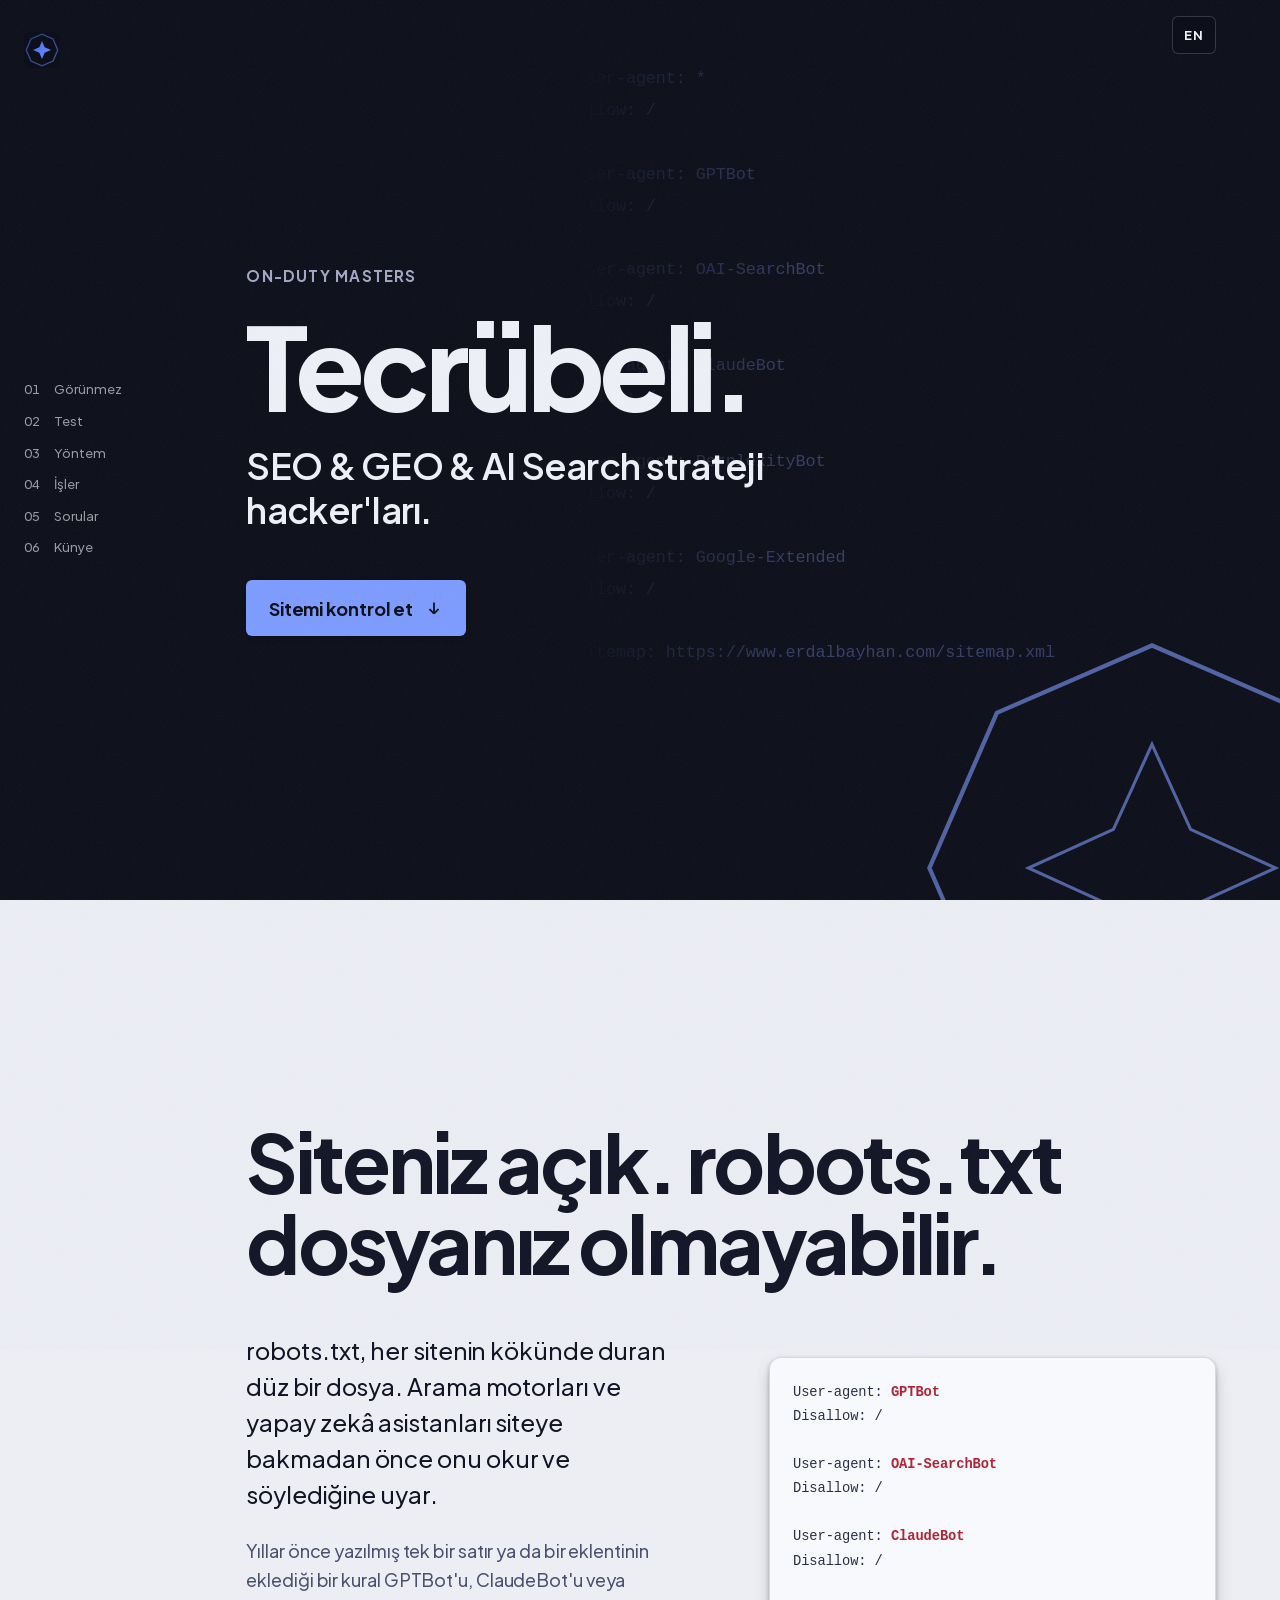
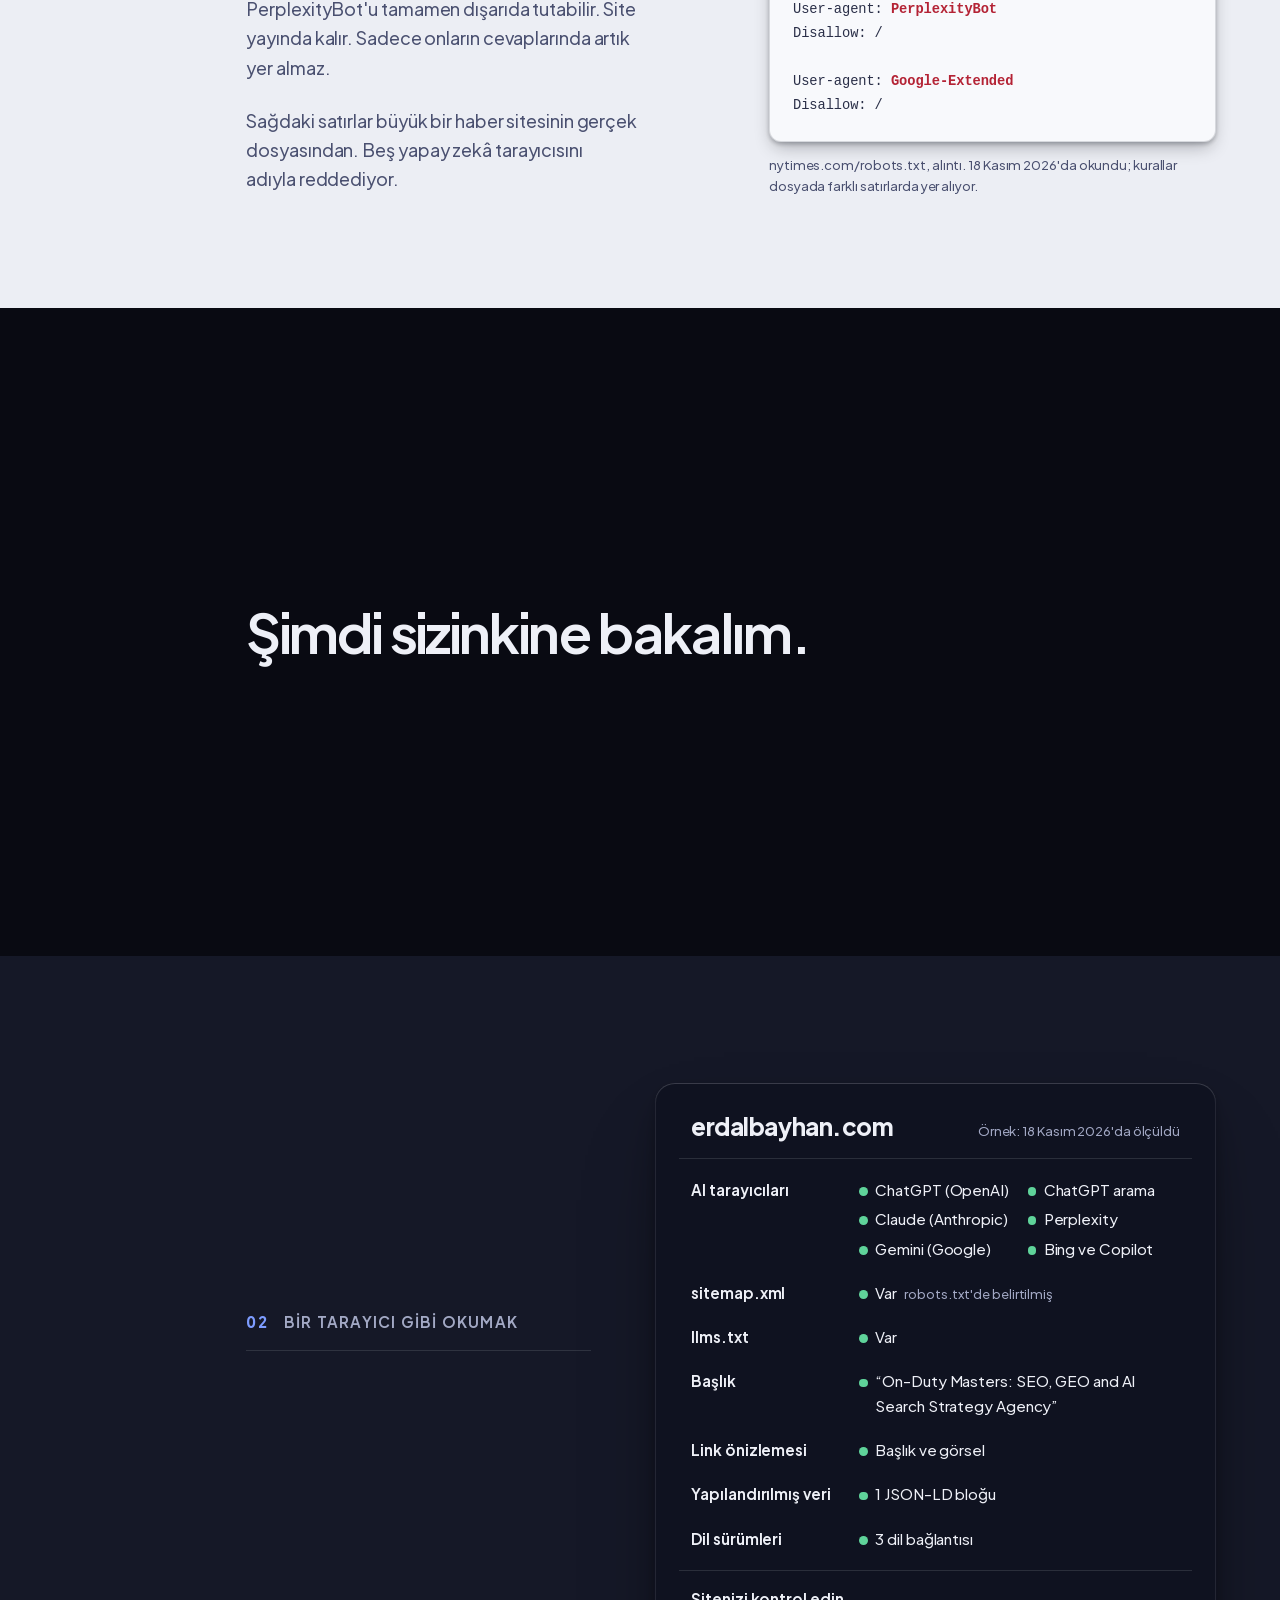
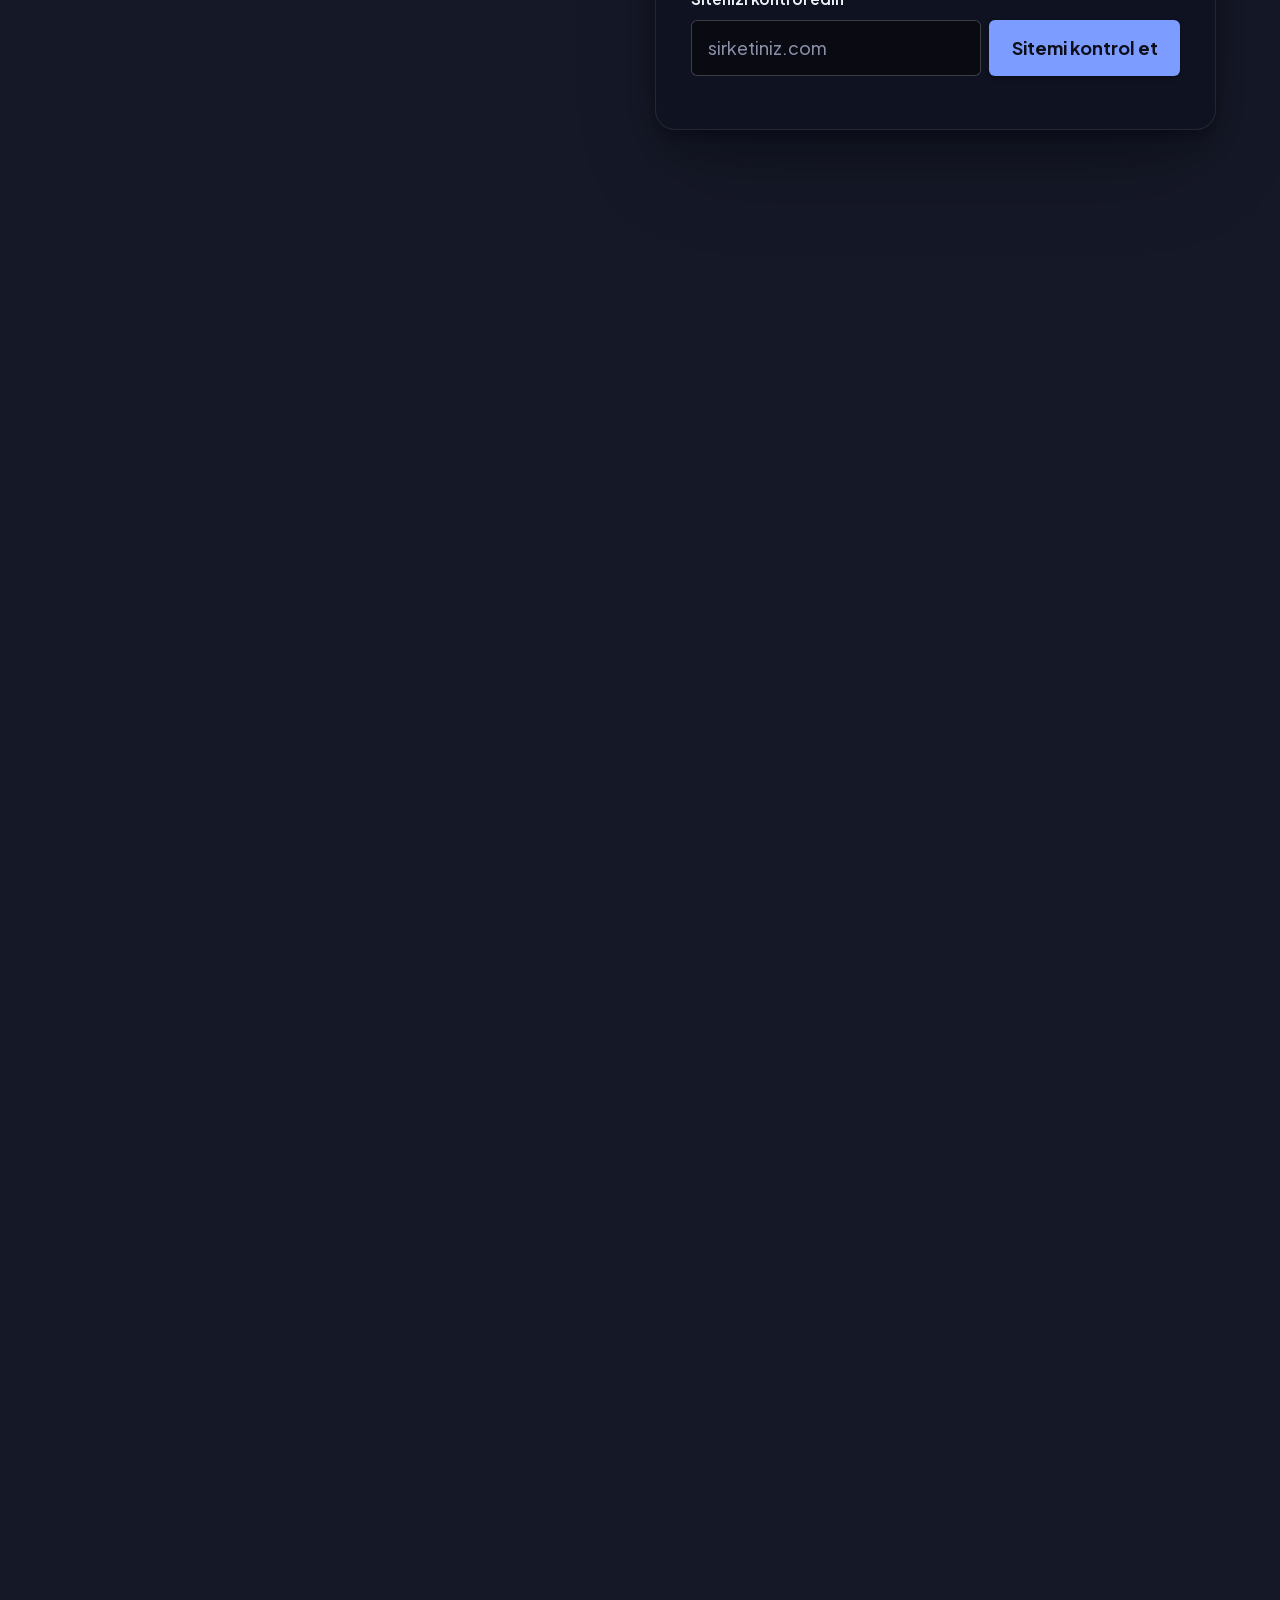
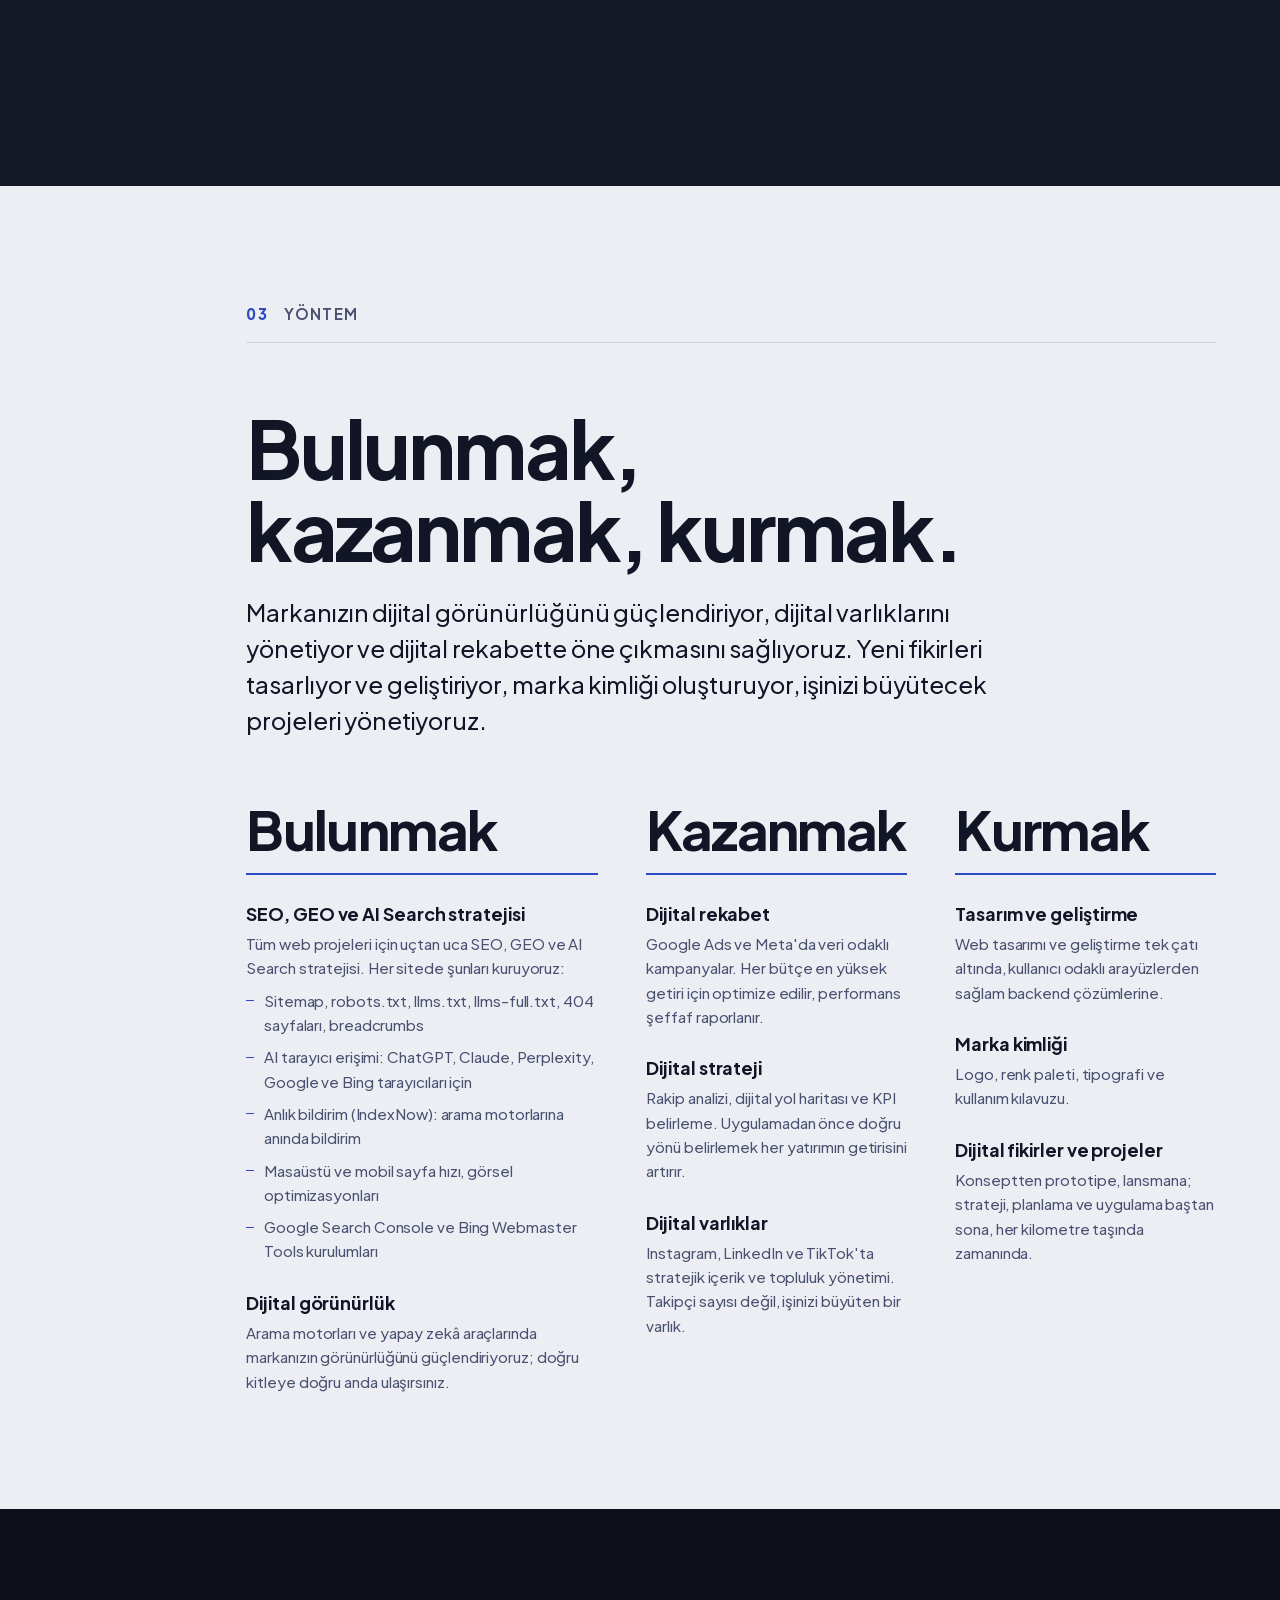
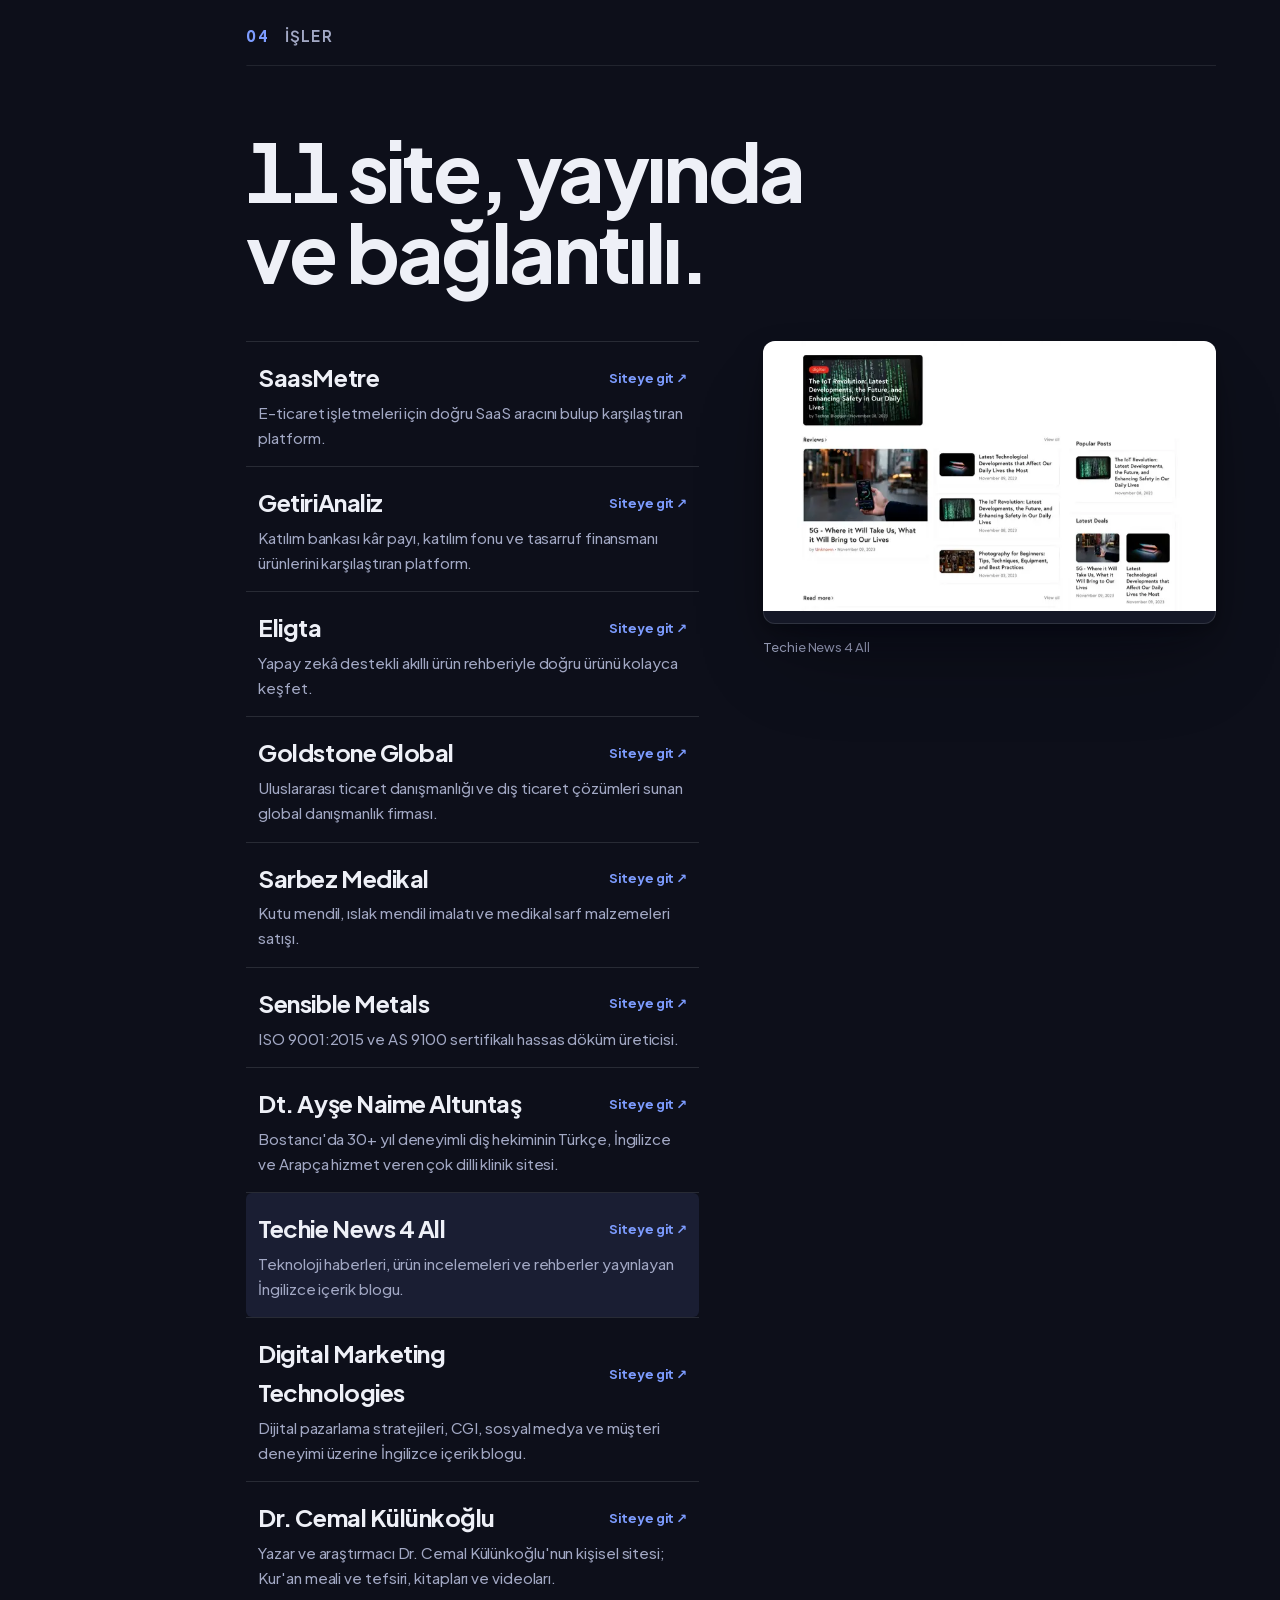
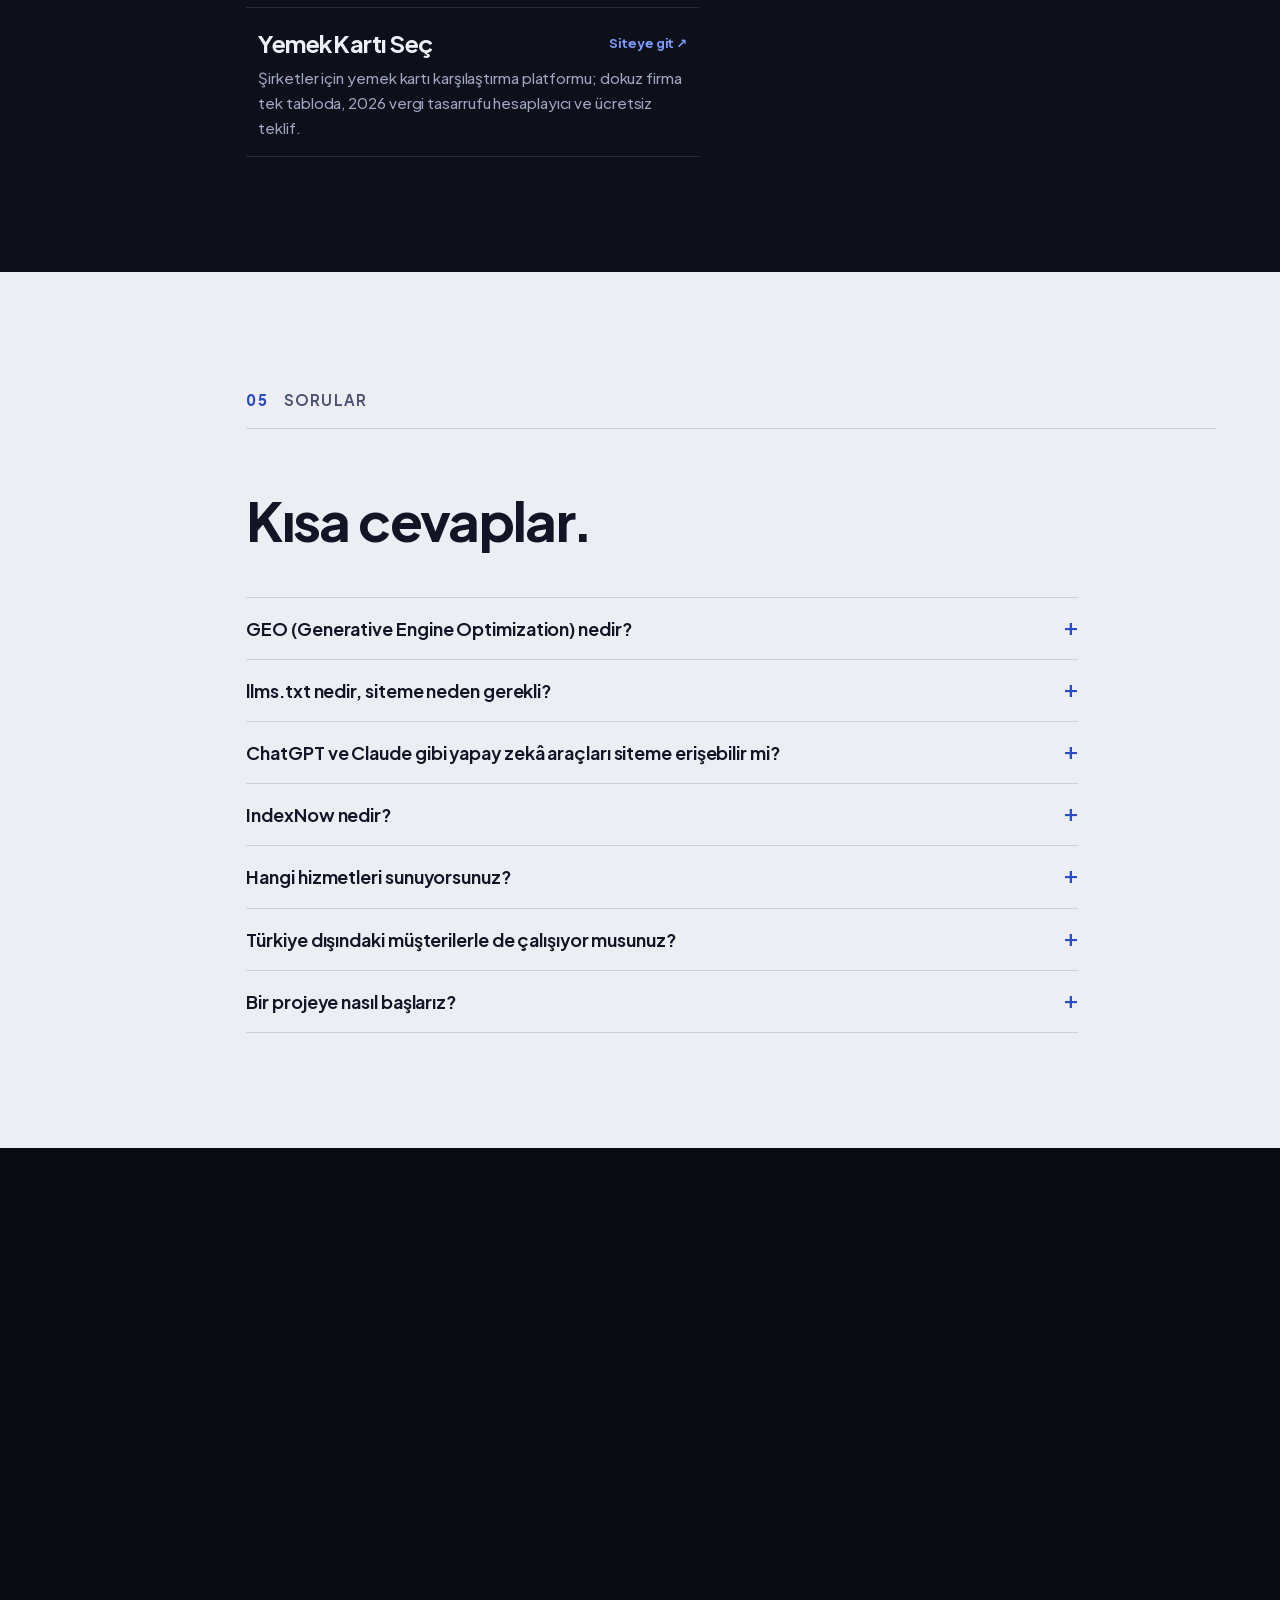
<file: tr/index.html>
<!DOCTYPE html>
<!-- Bu dosya tools/build-i18n.py ile index.html'den üretilir; elle düzenleme. -->
<html lang="tr">
<head>
  <meta charset="UTF-8" />
  <meta name="viewport" content="width=device-width, initial-scale=1, viewport-fit=cover" />
  <title>On-Duty Masters: SEO, GEO ve AI Search Strateji Ajansı</title>
  <meta name="description" content="Sitenizi arama motorlarının ve yapay zekâ asistanlarının bulabilmesini, okuyabilmesini ve kaynak gösterebilmesini sağlıyoruz. Sitenizi birkaç saniyede kontrol edin." />
  <meta name="author" content="On-Duty Masters" />
  <meta name="robots" content="index, follow, max-image-preview:large, max-snippet:-1" />
  <link rel="canonical" href="https://www.erdalbayhan.com/tr/" />
  <link rel="alternate" hreflang="en" href="https://www.erdalbayhan.com/" />
  <link rel="alternate" hreflang="tr" href="https://www.erdalbayhan.com/tr/" />
  <link rel="alternate" hreflang="x-default" href="https://www.erdalbayhan.com/" />

  <meta property="og:site_name" content="On-Duty Masters" />
  <meta property="og:title" content="On-Duty Masters: SEO, GEO ve AI Search Strateji Ajansı" />
  <meta property="og:description" content="SEO, GEO ve AI Search stratejisi, web tasarımı ve geliştirme, marka kimliği ve işinizi büyütecek dijital projeler." />
  <meta property="og:url" content="https://www.erdalbayhan.com/tr/" />
  <meta property="og:type" content="website" />
  <meta property="og:locale" content="tr_TR" />
  <meta property="og:locale:alternate" content="en_US" />
  <meta property="og:image" content="https://www.erdalbayhan.com/assets/og-image.jpg" />
  <meta property="og:image:width" content="1200" />
  <meta property="og:image:height" content="630" />
  <meta property="og:image:alt" content="On-Duty Masters — &quot;Tecrübeli&quot; SEO, GEO ve AI Search strateji ajansı" />

  <meta name="twitter:card" content="summary_large_image" />
  <meta name="twitter:title" content="On-Duty Masters: SEO, GEO ve AI Search Strateji Ajansı" />
  <meta name="twitter:description" content="SEO, GEO ve AI Search stratejisi, web tasarımı ve geliştirme, marka kimliği ve işinizi büyütecek dijital projeler." />
  <meta name="twitter:image" content="https://www.erdalbayhan.com/assets/og-image.jpg" />

  <link rel="icon" href="/assets/favicon.svg" type="image/svg+xml" />
  <link rel="icon" href="/assets/favicon.ico" sizes="any" />
  <link rel="apple-touch-icon" href="/assets/favicon.svg" />

  <!-- Dil tercihi: TR seçmiş ya da tarayıcısı Türkçe olan ziyaretçi /tr/'ye -->
  <script>
    (function () {
      var pref;
      try { pref = localStorage.getItem('eb-lang'); } catch (e) {}
      if (pref === 'en') location.replace('/' + location.search + location.hash);
    })();
  </script>

  <!-- Google Analytics — sayfa yüklendikten sonra, içerikle yarışmasın -->
  <script>
    window.dataLayer = window.dataLayer || [];
    function gtag(){dataLayer.push(arguments);}
    gtag('js', new Date());
    gtag('config', 'G-0DHMK597YT');
    window.addEventListener('load', function () {
      setTimeout(function () {
        var s = document.createElement('script');
        s.async = true;
        s.src = 'https://www.googletagmanager.com/gtag/js?id=G-0DHMK597YT';
        document.head.appendChild(s);
      }, 1500);
    });
  </script>

  <link rel="preload" href="/assets/fonts/plus-jakarta-sans-latin.woff2" as="font" type="font/woff2" crossorigin />
  <link rel="preload" href="/assets/fonts/plus-jakarta-sans-latin-ext.woff2" as="font" type="font/woff2" crossorigin />

  <link rel="stylesheet" href="/scrollcraft.css?v=20261118a" />
  <link rel="stylesheet" href="/style.css?v=20261118a" />

  <script type="application/ld+json">
  {
    "@context": "https://schema.org",
    "@graph": [
      {
        "@type": [
          "Organization",
          "ProfessionalService"
        ],
        "@id": "https://www.erdalbayhan.com/#organization",
        "name": "On-Duty Masters",
        "alternateName": "Seasoned",
        "url": "https://www.erdalbayhan.com/",
        "logo": {
          "@type": "ImageObject",
          "url": "https://www.erdalbayhan.com/assets/logo.svg"
        },
        "image": "https://www.erdalbayhan.com/assets/og-image.jpg",
        "description": "Markaların dijital görünürlüğünü güçlendiriyor, dijital varlıklarını yönetiyor ve dijital rekabette öne çıkmalarını sağlıyoruz: uçtan uca SEO, GEO ve AI Search stratejisi, web tasarımı ve geliştirme, marka kimliği ve dijital proje yönetimi.",
        "email": "erdalbayhan@gmail.com",
        "founder": {
          "@id": "https://www.erdalbayhan.com/#erdal-bayhan"
        },
        "address": {
          "@type": "PostalAddress",
          "addressLocality": "Istanbul",
          "addressCountry": "TR"
        },
        "areaServed": [
          {
            "@type": "Country",
            "name": "Turkey"
          },
          "Worldwide"
        ],
        "knowsLanguage": [
          "tr",
          "en"
        ],
        "knowsAbout": [
          "SEO",
          "Generative Engine Optimization (GEO)",
          "AI Search",
          "Web Design",
          "Web Development",
          "Brand Identity",
          "Digital Strategy",
          "Google Ads",
          "Meta Ads",
          "Social Media Management"
        ],
        "hasOfferCatalog": {
          "@type": "OfferCatalog",
          "name": "Hizmetler",
          "itemListElement": [
            {
              "@type": "Offer",
              "itemOffered": {
                "@type": "Service",
                "name": "SEO, GEO ve AI Search stratejisi",
                "description": "Tüm web projeleri için uçtan uca SEO, GEO ve AI Search stratejisi. Her sitede şunları kuruyoruz:",
                "provider": {
                  "@id": "https://www.erdalbayhan.com/#organization"
                }
              }
            },
            {
              "@type": "Offer",
              "itemOffered": {
                "@type": "Service",
                "name": "Dijital görünürlük",
                "description": "Arama motorları ve yapay zekâ araçlarında markanızın görünürlüğünü güçlendiriyoruz; doğru kitleye doğru anda ulaşırsınız.",
                "provider": {
                  "@id": "https://www.erdalbayhan.com/#organization"
                }
              }
            },
            {
              "@type": "Offer",
              "itemOffered": {
                "@type": "Service",
                "name": "Dijital rekabet",
                "description": "Google Ads ve Meta'da veri odaklı kampanyalar. Her bütçe en yüksek getiri için optimize edilir, performans şeffaf raporlanır.",
                "provider": {
                  "@id": "https://www.erdalbayhan.com/#organization"
                }
              }
            },
            {
              "@type": "Offer",
              "itemOffered": {
                "@type": "Service",
                "name": "Dijital strateji",
                "description": "Rakip analizi, dijital yol haritası ve KPI belirleme. Uygulamadan önce doğru yönü belirlemek her yatırımın getirisini artırır.",
                "provider": {
                  "@id": "https://www.erdalbayhan.com/#organization"
                }
              }
            },
            {
              "@type": "Offer",
              "itemOffered": {
                "@type": "Service",
                "name": "Dijital varlıklar",
                "description": "Instagram, LinkedIn ve TikTok'ta stratejik içerik ve topluluk yönetimi. Takipçi sayısı değil, işinizi büyüten bir varlık.",
                "provider": {
                  "@id": "https://www.erdalbayhan.com/#organization"
                }
              }
            },
            {
              "@type": "Offer",
              "itemOffered": {
                "@type": "Service",
                "name": "Tasarım ve geliştirme",
                "description": "Web tasarımı ve geliştirme tek çatı altında, kullanıcı odaklı arayüzlerden sağlam backend çözümlerine.",
                "provider": {
                  "@id": "https://www.erdalbayhan.com/#organization"
                }
              }
            },
            {
              "@type": "Offer",
              "itemOffered": {
                "@type": "Service",
                "name": "Marka kimliği",
                "description": "Logo, renk paleti, tipografi ve kullanım kılavuzu.",
                "provider": {
                  "@id": "https://www.erdalbayhan.com/#organization"
                }
              }
            },
            {
              "@type": "Offer",
              "itemOffered": {
                "@type": "Service",
                "name": "Dijital fikirler ve projeler",
                "description": "Konseptten prototipe, lansmana; strateji, planlama ve uygulama baştan sona, her kilometre taşında zamanında.",
                "provider": {
                  "@id": "https://www.erdalbayhan.com/#organization"
                }
              }
            }
          ]
        },
        "contactPoint": {
          "@type": "ContactPoint",
          "contactType": "sales",
          "email": "erdalbayhan@gmail.com",
          "url": "https://www.erdalbayhan.com/tr/#iletisim",
          "availableLanguage": [
            "Turkish",
            "English"
          ]
        }
      },
      {
        "@type": "Person",
        "@id": "https://www.erdalbayhan.com/#erdal-bayhan",
        "name": "Erdal Bayhan",
        "url": "https://www.erdalbayhan.com/",
        "jobTitle": "Founder, Digital Strategist & Web Developer",
        "worksFor": {
          "@id": "https://www.erdalbayhan.com/#organization"
        },
        "sameAs": [
          "https://www.linkedin.com/in/erdalbayhan/"
        ]
      },
      {
        "@type": "WebSite",
        "@id": "https://www.erdalbayhan.com/#website",
        "url": "https://www.erdalbayhan.com/",
        "name": "On-Duty Masters",
        "publisher": {
          "@id": "https://www.erdalbayhan.com/#organization"
        },
        "inLanguage": [
          "en",
          "tr"
        ]
      },
      {
        "@type": "WebPage",
        "@id": "https://www.erdalbayhan.com/tr/#webpage",
        "url": "https://www.erdalbayhan.com/tr/",
        "name": "On-Duty Masters: SEO, GEO ve AI Search Strateji Ajansı",
        "description": "Sitenizi arama motorlarının ve yapay zekâ asistanlarının bulabilmesini, okuyabilmesini ve kaynak gösterebilmesini sağlıyoruz. Sitenizi birkaç saniyede kontrol edin.",
        "inLanguage": "tr",
        "isPartOf": {
          "@id": "https://www.erdalbayhan.com/#website"
        },
        "about": {
          "@id": "https://www.erdalbayhan.com/#organization"
        }
      },
      {
        "@type": "ItemList",
        "@id": "https://www.erdalbayhan.com/tr/#portfolio",
        "name": "Portföy",
        "itemListElement": [
          {
            "@type": "ListItem",
            "position": 1,
            "item": {
              "@type": "WebSite",
              "name": "SaasMetre",
              "url": "https://www.saasmetre.com",
              "description": "E-ticaret işletmeleri için doğru SaaS aracını bulup karşılaştıran platform.",
              "creator": {
                "@id": "https://www.erdalbayhan.com/#organization"
              }
            }
          },
          {
            "@type": "ListItem",
            "position": 2,
            "item": {
              "@type": "WebSite",
              "name": "GetiriAnaliz",
              "url": "https://www.getirianaliz.com",
              "description": "Katılım bankası kâr payı, katılım fonu ve tasarruf finansmanı ürünlerini karşılaştıran platform.",
              "creator": {
                "@id": "https://www.erdalbayhan.com/#organization"
              }
            }
          },
          {
            "@type": "ListItem",
            "position": 3,
            "item": {
              "@type": "WebSite",
              "name": "Eligta",
              "url": "https://www.eligta.com",
              "description": "Yapay zekâ destekli akıllı ürün rehberiyle doğru ürünü kolayca keşfet.",
              "creator": {
                "@id": "https://www.erdalbayhan.com/#organization"
              }
            }
          },
          {
            "@type": "ListItem",
            "position": 4,
            "item": {
              "@type": "WebSite",
              "name": "Goldstone Global",
              "url": "https://www.goldstoneglb.com",
              "description": "Uluslararası ticaret danışmanlığı ve dış ticaret çözümleri sunan global danışmanlık firması.",
              "creator": {
                "@id": "https://www.erdalbayhan.com/#organization"
              }
            }
          },
          {
            "@type": "ListItem",
            "position": 5,
            "item": {
              "@type": "WebSite",
              "name": "Sarbez Medikal",
              "url": "https://www.sarbez.com.tr",
              "description": "Kutu mendil, ıslak mendil imalatı ve medikal sarf malzemeleri satışı.",
              "creator": {
                "@id": "https://www.erdalbayhan.com/#organization"
              }
            }
          },
          {
            "@type": "ListItem",
            "position": 6,
            "item": {
              "@type": "WebSite",
              "name": "Sensible Metals",
              "url": "https://www.sensiblemetals.com",
              "description": "ISO 9001:2015 ve AS 9100 sertifikalı hassas döküm üreticisi.",
              "creator": {
                "@id": "https://www.erdalbayhan.com/#organization"
              }
            }
          },
          {
            "@type": "ListItem",
            "position": 7,
            "item": {
              "@type": "WebSite",
              "name": "Dt. Ayşe Naime Altuntaş",
              "url": "https://naimekor.com",
              "description": "Bostancı'da 30+ yıl deneyimli diş hekiminin Türkçe, İngilizce ve Arapça hizmet veren çok dilli klinik sitesi.",
              "creator": {
                "@id": "https://www.erdalbayhan.com/#organization"
              }
            }
          },
          {
            "@type": "ListItem",
            "position": 8,
            "item": {
              "@type": "WebSite",
              "name": "Techie News 4 All",
              "url": "https://techienews4all.blogspot.com",
              "description": "Teknoloji haberleri, ürün incelemeleri ve rehberler yayınlayan İngilizce içerik blogu.",
              "creator": {
                "@id": "https://www.erdalbayhan.com/#organization"
              }
            }
          },
          {
            "@type": "ListItem",
            "position": 9,
            "item": {
              "@type": "WebSite",
              "name": "Digital Marketing Technologies",
              "url": "https://digital-mar-tech.blogspot.com",
              "description": "Dijital pazarlama stratejileri, CGI, sosyal medya ve müşteri deneyimi üzerine İngilizce içerik blogu.",
              "creator": {
                "@id": "https://www.erdalbayhan.com/#organization"
              }
            }
          },
          {
            "@type": "ListItem",
            "position": 10,
            "item": {
              "@type": "WebSite",
              "name": "Dr. Cemal Külünkoğlu",
              "url": "https://www.cemalkulunkoglu.net",
              "description": "Yazar ve araştırmacı Dr. Cemal Külünkoğlu'nun kişisel sitesi; Kur'an meali ve tefsiri, kitapları ve videoları.",
              "creator": {
                "@id": "https://www.erdalbayhan.com/#organization"
              }
            }
          },
          {
            "@type": "ListItem",
            "position": 11,
            "item": {
              "@type": "WebSite",
              "name": "YemekKartı Seç",
              "url": "https://yemekkartisec.com/",
              "description": "Şirketler için yemek kartı karşılaştırma platformu; dokuz firma tek tabloda, 2026 vergi tasarrufu hesaplayıcı ve ücretsiz teklif.",
              "creator": {
                "@id": "https://www.erdalbayhan.com/#organization"
              }
            }
          }
        ]
      },
      {
        "@type": "FAQPage",
        "@id": "https://www.erdalbayhan.com/tr/#faq",
        "mainEntity": [
          {
            "@type": "Question",
            "name": "GEO (Generative Engine Optimization) nedir?",
            "acceptedAnswer": {
              "@type": "Answer",
              "text": "GEO, bir web sitesini ChatGPT, Claude, Perplexity ve Google AI Overviews gibi yapay zekâ cevap motorlarının bulabileceği, anlayabileceği ve kaynak olarak gösterebileceği hale getirmektir. SEO'yu tamamlar: SEO arama sonuçlarında üst sıralara çıkmayı, GEO ise yapay zekânın alıntıladığı kaynak olmayı hedefler."
            }
          },
          {
            "@type": "Question",
            "name": "llms.txt nedir, siteme neden gerekli?",
            "acceptedAnswer": {
              "@type": "Answer",
              "text": "llms.txt, sitenin kök dizininde duran ve kim olduğunuzu, ne sunduğunuzu ve önemli sayfalarınızı büyük dil modellerinin kolayca okuyabileceği düz metinle özetleyen bir dosyadır. llms-full.txt ile birlikte yapay zekâ araçlarının işinizi doğru anlatmasına yardımcı olur."
            }
          },
          {
            "@type": "Question",
            "name": "ChatGPT ve Claude gibi yapay zekâ araçları siteme erişebilir mi?",
            "acceptedAnswer": {
              "@type": "Answer",
              "text": "Ancak robots.txt dosyanız tarayıcılarına izin veriyorsa. robots.txt'yi GPTBot, OAI-SearchBot, ClaudeBot, PerplexityBot, Google-Extended ve Bingbot'a açıkça izin verecek şekilde yapılandırıyoruz; böylece içeriğiniz yapay zekâ cevaplarında yer alabilir."
            }
          },
          {
            "@type": "Question",
            "name": "IndexNow nedir?",
            "acceptedAnswer": {
              "@type": "Answer",
              "text": "IndexNow, bir sayfa oluşturulduğunda, güncellendiğinde veya silindiğinde Bing ve Yandex gibi arama motorlarını anında haberdar eden bir protokoldür. Tarayıcıların değişikliği kendiliğinden keşfetmesini beklemeye gerek kalmaz."
            }
          },
          {
            "@type": "Question",
            "name": "Hangi hizmetleri sunuyorsunuz?",
            "acceptedAnswer": {
              "@type": "Answer",
              "text": "SEO, GEO ve AI Search stratejisi, web tasarımı ve geliştirme, marka kimliği ve logo, dijital strateji, Google Ads ve Meta kampanyaları, sosyal medya yönetimi ve uçtan uca dijital proje yönetimi."
            }
          },
          {
            "@type": "Question",
            "name": "Türkiye dışındaki müşterilerle de çalışıyor musunuz?",
            "acceptedAnswer": {
              "@type": "Answer",
              "text": "Evet. İstanbul merkezliyiz ve Türkçe ile İngilizce olarak dünyanın her yerinden müşterilerle çalışıyoruz."
            }
          },
          {
            "@type": "Question",
            "name": "Bir projeye nasıl başlarız?",
            "acceptedAnswer": {
              "@type": "Answer",
              "text": "Bu sayfadaki formu doldurup projenizden bahsedin; en kısa sürede size dönelim. Sitenizi yukarıda kontrol ettiyseniz alan adı mesaja kendiliğinden eklenir."
            }
          }
        ]
      }
    ]
  }
  </script>
</head>
<body>

<a class="skip" href="#main" data-tr="İçeriğe geç" data-en="Skip to content">İçeriğe geç</a>
<span data-sc-progress></span>
<div class="sc-grain" aria-hidden="true"></div>

<nav class="folio" aria-label="Bölümler" data-ground="night">
  <a href="#hero" aria-label="On-Duty Masters, başa dön"><img class="folio__mark" src="/assets/favicon.svg" alt="" width="36" height="36"></a>
  <ol>
    <li><a href="#gorunmez"><span>01</span><span data-tr="Görünmez" data-en="Invisible">Görünmez</span></a></li>
    <li><a href="#test"><span>02</span><span data-tr="Test" data-en="The test">Test</span></a></li>
    <li><a href="#hizmetler"><span>03</span><span data-tr="Yöntem" data-en="Method">Yöntem</span></a></li>
    <li><a href="#portfolyo"><span>04</span><span data-tr="İşler" data-en="Work">İşler</span></a></li>
    <li><a href="#sss"><span>05</span><span data-tr="Sorular" data-en="Questions">Sorular</span></a></li>
    <li><a href="#iletisim"><span>06</span><span data-tr="Künye" data-en="Colophon">Künye</span></a></li>
  </ol>
  <span></span>
</nav>
<p class="mfolio" aria-hidden="true">On-Duty Masters</p>
<a class="langlink" href="/" hreflang="en" lang="en" aria-label="EN, English version">EN</a>

<main id="main">

  <!-- 0 · TITLE PAGE: calm assurance. Type planes only: a crawler's file far behind,
       the headline at 1x, the brand octagon near and passing. -->
  <section id="hero" class="chapter title page" data-sc-act="flow" data-chapter="night" aria-labelledby="title-h">
    <pre class="title__far" aria-hidden="true" data-sc-parallax="-1.3">User-agent: *
Allow: /

User-agent: GPTBot
Allow: /

User-agent: OAI-SearchBot
Allow: /

User-agent: ClaudeBot
Allow: /

User-agent: PerplexityBot
Allow: /

User-agent: Google-Extended
Allow: /

Sitemap: https://www.erdalbayhan.com/sitemap.xml</pre>
    <svg class="title__near" aria-hidden="true" data-sc-parallax="1.4" viewBox="0 0 44 44" fill="none">
      <path d="M40,22 L34.55,9.45 L22,4 L9.45,9.45 L4,22 L9.45,34.55 L22,40 L34.55,34.55 Z" stroke="currentColor" stroke-width="0.35"/>
      <path d="M22,12 L25.12,18.88 L32,22 L25.12,25.12 L22,32 L18.88,25.12 L12,22 L18.88,18.88 Z" stroke="currentColor" stroke-width="0.25"/>
    </svg>
    <div class="title__copy inner">
      <p class="title__name">On-Duty Masters</p>
      <h1 id="title-h" data-tr="Tecrübeli." data-en="Seasoned.">Tecrübeli.</h1>
      <p class="title__line" data-tr="SEO &amp; GEO &amp; AI Search strateji hacker'ları." data-en="SEO &amp; GEO &amp; AI Search strategy hackers.">SEO &amp; GEO &amp; AI Search strateji hacker'ları.</p>
      <a class="cta" href="#test"><span data-tr="Sitemi kontrol et" data-en="Check my site">Sitemi kontrol et</span>
        <svg viewBox="0 0 16 16" aria-hidden="true" fill="none" stroke="currentColor" stroke-width="1.6"><path d="M8 3v10m0 0 4-4m-4 4-4-4"/></svg></a>
    </div>
  </section>

  <!-- 1 · INVISIBLE: unease. Paper ground, a real robots.txt in its own column. -->
  <section id="gorunmez" class="chapter chapter--paper page spread" data-sc-act="flow" data-chapter="paper" aria-labelledby="invisible-h">
    <div class="inner">
      <div data-sc-reveal="right" data-sc-reveal-at="0.02 0.22">
        <p class="intertitle"><b>01</b> <span data-tr="Görünmez" data-en="Invisible">Görünmez</span></p>
      </div>
      <h2 id="invisible-h" data-tr="Siteniz açık. robots.txt dosyanız olmayabilir." data-en="Your site is open. Your robots.txt may not be.">Siteniz açık. robots.txt dosyanız olmayabilir.</h2>
      <div class="spread__grid">
        <div class="spread__text" data-sc-in data-sc-stagger="70">
          <p class="lede" data-tr="robots.txt, her sitenin kökünde duran düz bir dosya. Arama motorları ve yapay zekâ asistanları siteye bakmadan önce onu okur ve söylediğine uyar." data-en="robots.txt is a plain file at the root of every site. Search engines and AI assistants read it before anything else, and they obey it.">robots.txt, her sitenin kökünde duran düz bir dosya. Arama motorları ve yapay zekâ asistanları siteye bakmadan önce onu okur ve söylediğine uyar.</p>
          <p class="body" data-tr="Yıllar önce yazılmış tek bir satır ya da bir eklentinin eklediği bir kural GPTBot'u, ClaudeBot'u veya PerplexityBot'u tamamen dışarıda tutabilir. Site yayında kalır. Sadece onların cevaplarında artık yer almaz." data-en="One line written years ago, or a rule a plugin added, can keep GPTBot, ClaudeBot or PerplexityBot out entirely. The site stays online. It simply stops appearing in their answers.">Yıllar önce yazılmış tek bir satır ya da bir eklentinin eklediği bir kural GPTBot'u, ClaudeBot'u veya PerplexityBot'u tamamen dışarıda tutabilir. Site yayında kalır. Sadece onların cevaplarında artık yer almaz.</p>
          <p class="body" data-tr="Sağdaki satırlar büyük bir haber sitesinin gerçek dosyasından. Beş yapay zekâ tarayıcısını adıyla reddediyor." data-en="The lines on the right are from a major news site's real file. It refuses five AI crawlers by name.">Sağdaki satırlar büyük bir haber sitesinin gerçek dosyasından. Beş yapay zekâ tarayıcısını adıyla reddediyor.</p>
        </div>
        <figure class="robots" data-sc-parallax="-0.5">
          <pre class="robots__file">User-agent: <mark>GPTBot</mark>
Disallow: /

User-agent: <mark>OAI-SearchBot</mark>
Disallow: /

User-agent: <mark>ClaudeBot</mark>
Disallow: /

User-agent: <mark>PerplexityBot</mark>
Disallow: /

User-agent: <mark>Google-Extended</mark>
Disallow: /</pre>
          <figcaption data-tr="nytimes.com/robots.txt, alıntı. 18 Kasım 2026'da okundu; kurallar dosyada farklı satırlarda yer alıyor." data-en="nytimes.com/robots.txt, excerpt. Read on 18 November 2026; in the file these rules sit on separate lines.">nytimes.com/robots.txt, alıntı. 18 Kasım 2026'da okundu; kurallar dosyada farklı satırlarda yer alıyor.</figcaption>
        </figure>
      </div>
    </div>
  </section>

  <!-- 2 · SILENCE: anticipation. Authored near-empty ground before the peak. -->
  <section class="chapter chapter--deep page silence" data-sc-act="flow" data-chapter="night" aria-label="Ara">
    <div class="inner" data-sc-in>
      <p data-tr="Şimdi sizinkine bakalım." data-en="Now let's look at yours.">Şimdi sizinkine bakalım.</p>
    </div>
  </section>

  <!-- 3 · THE TEST (peak): recognition. The panel holds; scroll moves the
       crawler's cursor down it; the field at its foot reads any public domain. -->
  <section id="test" class="chapter chapter--surface" data-sc-act="pin" data-sc-span="2.7" data-chapter="night" aria-labelledby="test-h">
    <div data-sc-stage class="page">
      <div class="test-stage inner">
        <div>
          <p class="intertitle"><b>02</b> <span id="test-h" data-tr="Bir tarayıcı gibi okumak" data-en="Read like a crawler">Bir tarayıcı gibi okumak</span></p>
          <div class="notes">
            <p data-sc-cue="0 0.26 0"><span data-tr="Önce robots.txt." data-en="robots.txt comes first.">Önce robots.txt.</span><small data-tr="Her yapay zekâ asistanının dosyada kendi adı ve kendi izni var." data-en="Each AI assistant has its own name in it, and its own permission.">Her yapay zekâ asistanının dosyada kendi adı ve kendi izni var.</small></p>
            <p data-sc-cue="0.22 0.46 0.05 0.05"><span data-tr="Sonra haritalar." data-en="Then the maps.">Sonra haritalar.</span><small data-tr="Arama motorları için sitemap.xml, dil modelleri için llms.txt." data-en="sitemap.xml for search engines, llms.txt for language models.">Arama motorları için sitemap.xml, dil modelleri için llms.txt.</small></p>
            <p data-sc-cue="0.42 0.66 0.05 0.05"><span data-tr="Sonra sayfanın kendisi." data-en="Then the page itself.">Sonra sayfanın kendisi.</span><small data-tr="Bir arama sonucunun, bir sohbet cevabının ya da paylaşılan bir linkin sizin hakkınızda ne diyeceği." data-en="What a search result, a chat answer or a shared link will say about you.">Bir arama sonucunun, bir sohbet cevabının ya da paylaşılan bir linkin sizin hakkınızda ne diyeceği.</small></p>
            <p data-sc-cue="0.62 0.84 0.05 0.05"><span data-tr="En son yapı." data-en="Finally, the structure.">En son yapı.</span><small data-tr="Verilerle kim olduğunuz ve her sayfanın hangi dili konuştuğu." data-en="Who you are in data, and which language each page speaks.">Verilerle kim olduğunuz ve her sayfanın hangi dili konuştuğu.</small></p>
            <p data-sc-cue="0.80 1 0.05 0.02"><span data-tr="Bu bizim sitemizdi. Şimdi sizinki." data-en="That was our own site. Now yours.">Bu bizim sitemizdi. Şimdi sizinki.</span><small data-tr="Alan adınızı yazın, birkaç saniye sürer." data-en="Type your domain. It takes a few seconds.">Alan adınızı yazın, birkaç saniye sürer.</small></p>
          </div>
        </div>

        <div class="panel" id="panel">
          <div class="panel__head">
            <p class="panel__domain" id="panel-domain">erdalbayhan.com</p>
            <p class="panel__meta" id="panel-meta" data-tr="Örnek: 18 Kasım 2026'da ölçüldü" data-en="Sample: measured 18 November 2026">Örnek: 18 Kasım 2026'da ölçüldü</p>
          </div>
          <div class="row" data-row="0"><p class="row__name" data-tr="AI tarayıcıları" data-en="AI crawlers">AI tarayıcıları</p><div class="row__val crawlers" id="v-crawlers"></div></div>
          <div class="row" data-row="1"><p class="row__name">sitemap.xml</p><p class="row__val" id="v-sitemap"></p></div>
          <div class="row" data-row="2"><p class="row__name">llms.txt</p><p class="row__val" id="v-llms"></p></div>
          <div class="row" data-row="3"><p class="row__name" data-tr="Başlık" data-en="Title">Başlık</p><p class="row__val" id="v-title"></p></div>
          <div class="row" data-row="4"><p class="row__name" data-tr="Link önizlemesi" data-en="Link preview">Link önizlemesi</p><p class="row__val" id="v-preview"></p></div>
          <div class="row" data-row="5"><p class="row__name" data-tr="Yapılandırılmış veri" data-en="Structured data">Yapılandırılmış veri</p><p class="row__val" id="v-structured"></p></div>
          <div class="row" data-row="6"><p class="row__name" data-tr="Dil sürümleri" data-en="Language versions">Dil sürümleri</p><p class="row__val" id="v-hreflang"></p></div>
          <form class="check" id="check" action="/check.php" method="post" novalidate>
            <label for="domain" data-tr="Sitenizi kontrol edin" data-en="Check your site">Sitenizi kontrol edin</label>
            <input id="domain" name="domain" type="text" inputmode="url" autocomplete="url" spellcheck="false" data-placeholder-tr="sirketiniz.com" data-placeholder-en="yourcompany.com" placeholder="sirketiniz.com" required>
            <button class="cta" type="submit"><span data-tr="Sitemi kontrol et" data-en="Check my site">Sitemi kontrol et</span></button>
            <p class="check__msg" id="check-msg" role="status" aria-live="polite"></p>
          </form>
        </div>
      </div>
    </div>
  </section>

  <!-- 4 · METHOD: relief. Three verbs on paper; nothing moves but the reading. -->
  <section id="hizmetler" class="chapter chapter--paper page spread" data-sc-act="flow" data-chapter="paper" aria-labelledby="method-h">
    <div class="inner">
      <div data-sc-reveal="right" data-sc-reveal-at="0.02 0.18">
        <p class="intertitle"><b>03</b> <span data-tr="Yöntem" data-en="Method">Yöntem</span></p>
      </div>
      <h2 id="method-h" data-tr="Bulunmak, kazanmak, kurmak." data-en="Be found. Win. Build.">Bulunmak, kazanmak, kurmak.</h2>
      <p class="lede method__lede" data-tr="Markanızın dijital görünürlüğünü güçlendiriyor, dijital varlıklarını yönetiyor ve dijital rekabette öne çıkmasını sağlıyoruz. Yeni fikirleri tasarlıyor ve geliştiriyor, marka kimliği oluşturuyor, işinizi büyütecek projeleri yönetiyoruz." data-en="We help brands master their digital presence, manage their digital assets, and win the digital competition. We design and develop new ideas, create brand identity, and manage projects that will grow your business.">Markanızın dijital görünürlüğünü güçlendiriyor, dijital varlıklarını yönetiyor ve dijital rekabette öne çıkmasını sağlıyoruz. Yeni fikirleri tasarlıyor ve geliştiriyor, marka kimliği oluşturuyor, işinizi büyütecek projeleri yönetiyoruz.</p>

      <div class="method__grid">
        <div class="verb" data-sc-in data-sc-stagger="60">
          <h3 data-tr="Bulunmak" data-en="Be found">Bulunmak</h3>
          <dl>
            <div>
              <dt data-tr="SEO, GEO ve AI Search stratejisi" data-en="SEO, GEO and AI Search strategy">SEO, GEO ve AI Search stratejisi</dt>
              <dd data-tr="Tüm web projeleri için uçtan uca SEO, GEO ve AI Search stratejisi. Her sitede şunları kuruyoruz:" data-en="End-to-end SEO, GEO and AI Search strategy for every web project. On each site we set up:">Tüm web projeleri için uçtan uca SEO, GEO ve AI Search stratejisi. Her sitede şunları kuruyoruz:</dd>
              <dd>
                <ul class="checklist">
                  <li data-tr="Sitemap, robots.txt, llms.txt, llms-full.txt, 404 sayfaları, breadcrumbs" data-en="Sitemap, robots.txt, llms.txt, llms-full.txt, 404 pages, breadcrumbs">Sitemap, robots.txt, llms.txt, llms-full.txt, 404 sayfaları, breadcrumbs</li>
                  <li data-tr="AI tarayıcı erişimi: ChatGPT, Claude, Perplexity, Google ve Bing tarayıcıları için" data-en="AI crawler access: for ChatGPT, Claude, Perplexity, Google and Bing crawlers">AI tarayıcı erişimi: ChatGPT, Claude, Perplexity, Google ve Bing tarayıcıları için</li>
                  <li data-tr="Anlık bildirim (IndexNow): arama motorlarına anında bildirim" data-en="Instant notification (IndexNow): search engines told the moment content changes">Anlık bildirim (IndexNow): arama motorlarına anında bildirim</li>
                  <li data-tr="Masaüstü ve mobil sayfa hızı, görsel optimizasyonları" data-en="Desktop and mobile page speed, image optimisation">Masaüstü ve mobil sayfa hızı, görsel optimizasyonları</li>
                  <li data-tr="Google Search Console ve Bing Webmaster Tools kurulumları" data-en="Google Search Console and Bing Webmaster Tools setups">Google Search Console ve Bing Webmaster Tools kurulumları</li>
                </ul>
              </dd>
            </div>
            <div>
              <dt data-tr="Dijital görünürlük" data-en="Digital presence">Dijital görünürlük</dt>
              <dd data-tr="Arama motorları ve yapay zekâ araçlarında markanızın görünürlüğünü güçlendiriyoruz; doğru kitleye doğru anda ulaşırsınız." data-en="We strengthen your brand's presence across search engines and AI tools, so you reach the right audience at the right moment.">Arama motorları ve yapay zekâ araçlarında markanızın görünürlüğünü güçlendiriyoruz; doğru kitleye doğru anda ulaşırsınız.</dd>
            </div>
          </dl>
        </div>

        <div class="verb" data-sc-in data-sc-stagger="60">
          <h3 data-tr="Kazanmak" data-en="Win">Kazanmak</h3>
          <dl>
            <div>
              <dt data-tr="Dijital rekabet" data-en="Digital competition">Dijital rekabet</dt>
              <dd data-tr="Google Ads ve Meta'da veri odaklı kampanyalar. Her bütçe en yüksek getiri için optimize edilir, performans şeffaf raporlanır." data-en="Data-driven campaigns on Google Ads and Meta. Every budget is optimised for return and reported transparently.">Google Ads ve Meta'da veri odaklı kampanyalar. Her bütçe en yüksek getiri için optimize edilir, performans şeffaf raporlanır.</dd>
            </div>
            <div>
              <dt data-tr="Dijital strateji" data-en="Digital strategy">Dijital strateji</dt>
              <dd data-tr="Rakip analizi, dijital yol haritası ve KPI belirleme. Uygulamadan önce doğru yönü belirlemek her yatırımın getirisini artırır." data-en="Competitor analysis, a digital roadmap and KPI setting. Choosing the direction before execution raises the return on every investment.">Rakip analizi, dijital yol haritası ve KPI belirleme. Uygulamadan önce doğru yönü belirlemek her yatırımın getirisini artırır.</dd>
            </div>
            <div>
              <dt data-tr="Dijital varlıklar" data-en="Digital assets">Dijital varlıklar</dt>
              <dd data-tr="Instagram, LinkedIn ve TikTok'ta stratejik içerik ve topluluk yönetimi. Takipçi sayısı değil, işinizi büyüten bir varlık." data-en="Strategic content and community management on Instagram, LinkedIn and TikTok. An asset that grows the business, not a follower count.">Instagram, LinkedIn ve TikTok'ta stratejik içerik ve topluluk yönetimi. Takipçi sayısı değil, işinizi büyüten bir varlık.</dd>
            </div>
          </dl>
        </div>

        <div class="verb" data-sc-in data-sc-stagger="60">
          <h3 data-tr="Kurmak" data-en="Build">Kurmak</h3>
          <dl>
            <div>
              <dt data-tr="Tasarım ve geliştirme" data-en="Design and development">Tasarım ve geliştirme</dt>
              <dd data-tr="Web tasarımı ve geliştirme tek çatı altında, kullanıcı odaklı arayüzlerden sağlam backend çözümlerine." data-en="Web design and development under one roof, from user-focused interfaces to solid backends.">Web tasarımı ve geliştirme tek çatı altında, kullanıcı odaklı arayüzlerden sağlam backend çözümlerine.</dd>
            </div>
            <div>
              <dt data-tr="Marka kimliği" data-en="Brand identity">Marka kimliği</dt>
              <dd data-tr="Logo, renk paleti, tipografi ve kullanım kılavuzu." data-en="Logo, colour palette, typography and usage guidelines.">Logo, renk paleti, tipografi ve kullanım kılavuzu.</dd>
            </div>
            <div>
              <dt data-tr="Dijital fikirler ve projeler" data-en="Digital ideas and projects">Dijital fikirler ve projeler</dt>
              <dd data-tr="Konseptten prototipe, lansmana; strateji, planlama ve uygulama baştan sona, her kilometre taşında zamanında." data-en="From concept to prototype to launch; strategy, planning and execution end to end, on time at every milestone.">Konseptten prototipe, lansmana; strateji, planlama ve uygulama baştan sona, her kilometre taşında zamanında.</dd>
            </div>
          </dl>
        </div>
      </div>
    </div>
  </section>

  <!-- 5 · WORK: trust. An index of real, linked sites; the image drifts in its own column. -->
  <section id="portfolyo" class="chapter page spread" data-sc-act="flow" data-chapter="night" aria-labelledby="work-h">
    <div class="inner">
      <div data-sc-reveal="right" data-sc-reveal-at="0.01 0.12">
        <p class="intertitle"><b>04</b> <span data-tr="İşler" data-en="Work">İşler</span></p>
      </div>
      <div class="work__head">
        <h2 id="work-h"><span class="sc-nums" data-sc-count="0 11" data-sc-count-at="0.02 0.16">11</span> <span data-tr="site, yayında ve bağlantılı." data-en="sites, live and linked.">site, yayında ve bağlantılı.</span></h2>
      </div>
      <div class="work__grid">
        <ol class="index" id="index">
          <li class="entry is-active" data-img="portfolio-1-1">
            <a href="https://www.saasmetre.com" target="_blank" rel="noopener noreferrer">
              <h3>SaasMetre</h3>
              <span class="entry__go"><span data-tr="Siteye git" data-en="Visit">Siteye git</span> <span aria-hidden="true">↗</span></span>
              <p data-tr="E-ticaret işletmeleri için doğru SaaS aracını bulup karşılaştıran platform." data-en="A platform helping e-commerce businesses find and compare the right SaaS tools.">E-ticaret işletmeleri için doğru SaaS aracını bulup karşılaştıran platform.</p>
              <img src="/assets/images/md/portfolio-1-1.webp" alt="SaasMetre" width="800" height="454" loading="lazy" decoding="async">
            </a>
          </li>
          <li class="entry" data-img="portfolio-2-1">
            <a href="https://www.getirianaliz.com" target="_blank" rel="noopener noreferrer">
              <h3>GetiriAnaliz</h3>
              <span class="entry__go"><span data-tr="Siteye git" data-en="Visit">Siteye git</span> <span aria-hidden="true">↗</span></span>
              <p data-tr="Katılım bankası kâr payı, katılım fonu ve tasarruf finansmanı ürünlerini karşılaştıran platform." data-en="A platform comparing participation bank profit shares, funds and savings financing products.">Katılım bankası kâr payı, katılım fonu ve tasarruf finansmanı ürünlerini karşılaştıran platform.</p>
              <img src="/assets/images/md/portfolio-2-1.webp" alt="GetiriAnaliz" width="800" height="456" loading="lazy" decoding="async">
            </a>
          </li>
          <li class="entry" data-img="portfolio-3-1">
            <a href="https://www.eligta.com" target="_blank" rel="noopener noreferrer">
              <h3>Eligta</h3>
              <span class="entry__go"><span data-tr="Siteye git" data-en="Visit">Siteye git</span> <span aria-hidden="true">↗</span></span>
              <p data-tr="Yapay zekâ destekli akıllı ürün rehberiyle doğru ürünü kolayca keşfet." data-en="Discover the right product easily with an AI-powered smart product guide.">Yapay zekâ destekli akıllı ürün rehberiyle doğru ürünü kolayca keşfet.</p>
              <img src="/assets/images/md/portfolio-3-1.webp" alt="Eligta" width="800" height="456" loading="lazy" decoding="async">
            </a>
          </li>
          <li class="entry" data-img="portfolio-4-1">
            <a href="https://www.goldstoneglb.com" target="_blank" rel="noopener noreferrer">
              <h3>Goldstone Global</h3>
              <span class="entry__go"><span data-tr="Siteye git" data-en="Visit">Siteye git</span> <span aria-hidden="true">↗</span></span>
              <p data-tr="Uluslararası ticaret danışmanlığı ve dış ticaret çözümleri sunan global danışmanlık firması." data-en="A global consultancy offering international trade advisory and foreign trade solutions.">Uluslararası ticaret danışmanlığı ve dış ticaret çözümleri sunan global danışmanlık firması.</p>
              <img src="/assets/images/md/portfolio-4-1.webp" alt="Goldstone Global" width="800" height="455" loading="lazy" decoding="async">
            </a>
          </li>
          <li class="entry" data-img="portfolio-5-1">
            <a href="https://www.sarbez.com.tr" target="_blank" rel="noopener noreferrer">
              <h3>Sarbez Medikal</h3>
              <span class="entry__go"><span data-tr="Siteye git" data-en="Visit">Siteye git</span> <span aria-hidden="true">↗</span></span>
              <p data-tr="Kutu mendil, ıslak mendil imalatı ve medikal sarf malzemeleri satışı." data-en="Manufacturer and supplier of tissue paper, wet wipes and medical consumables.">Kutu mendil, ıslak mendil imalatı ve medikal sarf malzemeleri satışı.</p>
              <img src="/assets/images/md/portfolio-5-1.webp" alt="Sarbez Medikal" width="800" height="455" loading="lazy" decoding="async">
            </a>
          </li>
          <li class="entry" data-img="portfolio-6-1">
            <a href="https://www.sensiblemetals.com" target="_blank" rel="noopener noreferrer">
              <h3>Sensible Metals</h3>
              <span class="entry__go"><span data-tr="Siteye git" data-en="Visit">Siteye git</span> <span aria-hidden="true">↗</span></span>
              <p data-tr="ISO 9001:2015 ve AS 9100 sertifikalı hassas döküm üreticisi." data-en="ISO 9001:2015 and AS 9100 certified precision casting manufacturer.">ISO 9001:2015 ve AS 9100 sertifikalı hassas döküm üreticisi.</p>
              <img src="/assets/images/md/portfolio-6-1.webp" alt="Sensible Metals" width="800" height="454" loading="lazy" decoding="async">
            </a>
          </li>
          <li class="entry" data-img="portfolio-7-1">
            <a href="https://naimekor.com" target="_blank" rel="noopener noreferrer">
              <h3>Dt. Ayşe Naime Altuntaş</h3>
              <span class="entry__go"><span data-tr="Siteye git" data-en="Visit">Siteye git</span> <span aria-hidden="true">↗</span></span>
              <p data-tr="Bostancı&#x27;da 30+ yıl deneyimli diş hekiminin Türkçe, İngilizce ve Arapça hizmet veren çok dilli klinik sitesi." data-en="A multilingual clinic website for a dentist with 30+ years of experience in Bostancı, serving in Turkish, English and Arabic.">Bostancı&#x27;da 30+ yıl deneyimli diş hekiminin Türkçe, İngilizce ve Arapça hizmet veren çok dilli klinik sitesi.</p>
              <img src="/assets/images/md/portfolio-7-1.webp" alt="Dt. Ayşe Naime Altuntaş" width="800" height="500" loading="lazy" decoding="async">
            </a>
          </li>
          <li class="entry" data-img="portfolio-8-1">
            <a href="https://techienews4all.blogspot.com" target="_blank" rel="noopener noreferrer">
              <h3>Techie News 4 All</h3>
              <span class="entry__go"><span data-tr="Siteye git" data-en="Visit">Siteye git</span> <span aria-hidden="true">↗</span></span>
              <p data-tr="Teknoloji haberleri, ürün incelemeleri ve rehberler yayınlayan İngilizce içerik blogu." data-en="An English-language blog publishing tech news, product reviews and guides.">Teknoloji haberleri, ürün incelemeleri ve rehberler yayınlayan İngilizce içerik blogu.</p>
              <img src="/assets/images/md/portfolio-8-1.webp" alt="Techie News 4 All" width="800" height="500" loading="lazy" decoding="async">
            </a>
          </li>
          <li class="entry" data-img="portfolio-9-1">
            <a href="https://digital-mar-tech.blogspot.com" target="_blank" rel="noopener noreferrer">
              <h3>Digital Marketing Technologies</h3>
              <span class="entry__go"><span data-tr="Siteye git" data-en="Visit">Siteye git</span> <span aria-hidden="true">↗</span></span>
              <p data-tr="Dijital pazarlama stratejileri, CGI, sosyal medya ve müşteri deneyimi üzerine İngilizce içerik blogu." data-en="An English-language blog covering digital marketing strategy, CGI, social media and customer experience.">Dijital pazarlama stratejileri, CGI, sosyal medya ve müşteri deneyimi üzerine İngilizce içerik blogu.</p>
              <img src="/assets/images/md/portfolio-9-1.webp" alt="Digital Marketing Technologies" width="800" height="500" loading="lazy" decoding="async">
            </a>
          </li>
          <li class="entry" data-img="portfolio-10-1">
            <a href="https://www.cemalkulunkoglu.net" target="_blank" rel="noopener noreferrer">
              <h3>Dr. Cemal Külünkoğlu</h3>
              <span class="entry__go"><span data-tr="Siteye git" data-en="Visit">Siteye git</span> <span aria-hidden="true">↗</span></span>
              <p data-tr="Yazar ve araştırmacı Dr. Cemal Külünkoğlu&#x27;nun kişisel sitesi; Kur&#x27;an meali ve tefsiri, kitapları ve videoları." data-en="Personal website of an author and researcher: Quran translation and commentary, books and videos.">Yazar ve araştırmacı Dr. Cemal Külünkoğlu&#x27;nun kişisel sitesi; Kur&#x27;an meali ve tefsiri, kitapları ve videoları.</p>
              <img src="/assets/images/md/portfolio-10-1.webp" alt="Dr. Cemal Külünkoğlu" width="800" height="500" loading="lazy" decoding="async">
            </a>
          </li>
          <li class="entry" data-img="portfolio-11-1">
            <a href="https://yemekkartisec.com/" target="_blank" rel="noopener noreferrer">
              <h3>YemekKartı Seç</h3>
              <span class="entry__go"><span data-tr="Siteye git" data-en="Visit">Siteye git</span> <span aria-hidden="true">↗</span></span>
              <p data-tr="Şirketler için yemek kartı karşılaştırma platformu; dokuz firma tek tabloda, 2026 vergi tasarrufu hesaplayıcı ve ücretsiz teklif." data-en="A meal card comparison platform for companies: nine providers side by side, a 2026 tax savings calculator and free quotes.">Şirketler için yemek kartı karşılaştırma platformu; dokuz firma tek tabloda, 2026 vergi tasarrufu hesaplayıcı ve ücretsiz teklif.</p>
              <img src="/assets/images/md/portfolio-11-1.webp" alt="YemekKartı Seç" width="800" height="500" loading="lazy" decoding="async">
            </a>
          </li>
        </ol>
        <figure class="viewer" aria-hidden="true">
          <div class="viewer__frame"><img id="viewer-img" src="/assets/images/md/portfolio-1-1.webp" alt="" data-sc-parallax="-0.6"></div>
          <figcaption id="viewer-cap">SaasMetre</figcaption>
        </figure>
      </div>
    </div>
  </section>

  <!-- 6 · QUESTIONS: clarity. Brisk, administrative, compressed. -->
  <section id="sss" class="chapter chapter--paper page spread faq-wrap" data-sc-act="flow" data-chapter="paper" aria-labelledby="questions-h">
    <div class="inner">
      <p class="intertitle"><b>05</b> <span data-tr="Sorular" data-en="Questions">Sorular</span></p>
      <h2 id="questions-h" data-tr="Kısa cevaplar." data-en="Short answers.">Kısa cevaplar.</h2>
      <div class="faq" data-sc-in data-sc-stagger="40">
        <details><summary data-tr="GEO (Generative Engine Optimization) nedir?" data-en="What is GEO (Generative Engine Optimization)?">GEO (Generative Engine Optimization) nedir?</summary>
          <p data-tr="GEO, bir web sitesini ChatGPT, Claude, Perplexity ve Google AI Overviews gibi yapay zekâ cevap motorlarının bulabileceği, anlayabileceği ve kaynak olarak gösterebileceği hale getirmektir. SEO'yu tamamlar: SEO arama sonuçlarında üst sıralara çıkmayı, GEO ise yapay zekânın alıntıladığı kaynak olmayı hedefler." data-en="GEO is the practice of making a website easy for AI answer engines such as ChatGPT, Claude, Perplexity and Google AI Overviews to find, understand and cite. It complements SEO: SEO aims to rank in search results, GEO aims to be the source AI tools quote.">GEO, bir web sitesini ChatGPT, Claude, Perplexity ve Google AI Overviews gibi yapay zekâ cevap motorlarının bulabileceği, anlayabileceği ve kaynak olarak gösterebileceği hale getirmektir. SEO'yu tamamlar: SEO arama sonuçlarında üst sıralara çıkmayı, GEO ise yapay zekânın alıntıladığı kaynak olmayı hedefler.</p></details>
        <details><summary data-tr="llms.txt nedir, siteme neden gerekli?" data-en="What is llms.txt and why does my site need it?">llms.txt nedir, siteme neden gerekli?</summary>
          <p data-tr="llms.txt, sitenin kök dizininde duran ve kim olduğunuzu, ne sunduğunuzu ve önemli sayfalarınızı büyük dil modellerinin kolayca okuyabileceği düz metinle özetleyen bir dosyadır. llms-full.txt ile birlikte yapay zekâ araçlarının işinizi doğru anlatmasına yardımcı olur." data-en="llms.txt is a plain-text file at the root of your site that summarizes who you are, what you offer and your key pages in a format large language models can read easily. Together with llms-full.txt, it helps AI tools describe your business accurately.">llms.txt, sitenin kök dizininde duran ve kim olduğunuzu, ne sunduğunuzu ve önemli sayfalarınızı büyük dil modellerinin kolayca okuyabileceği düz metinle özetleyen bir dosyadır. llms-full.txt ile birlikte yapay zekâ araçlarının işinizi doğru anlatmasına yardımcı olur.</p></details>
        <details><summary data-tr="ChatGPT ve Claude gibi yapay zekâ araçları siteme erişebilir mi?" data-en="Can AI tools like ChatGPT and Claude access my website?">ChatGPT ve Claude gibi yapay zekâ araçları siteme erişebilir mi?</summary>
          <p data-tr="Ancak robots.txt dosyanız tarayıcılarına izin veriyorsa. robots.txt'yi GPTBot, OAI-SearchBot, ClaudeBot, PerplexityBot, Google-Extended ve Bingbot'a açıkça izin verecek şekilde yapılandırıyoruz; böylece içeriğiniz yapay zekâ cevaplarında yer alabilir." data-en="Only if your robots.txt allows their crawlers. We configure robots.txt to explicitly allow GPTBot, OAI-SearchBot, ClaudeBot, PerplexityBot, Google-Extended and Bingbot, so your content can appear in AI answers.">Ancak robots.txt dosyanız tarayıcılarına izin veriyorsa. robots.txt'yi GPTBot, OAI-SearchBot, ClaudeBot, PerplexityBot, Google-Extended ve Bingbot'a açıkça izin verecek şekilde yapılandırıyoruz; böylece içeriğiniz yapay zekâ cevaplarında yer alabilir.</p></details>
        <details><summary data-tr="IndexNow nedir?" data-en="What is IndexNow?">IndexNow nedir?</summary>
          <p data-tr="IndexNow, bir sayfa oluşturulduğunda, güncellendiğinde veya silindiğinde Bing ve Yandex gibi arama motorlarını anında haberdar eden bir protokoldür. Tarayıcıların değişikliği kendiliğinden keşfetmesini beklemeye gerek kalmaz." data-en="IndexNow is a protocol that instantly notifies search engines such as Bing and Yandex when a page is created, updated or deleted, instead of waiting for crawlers to discover the change.">IndexNow, bir sayfa oluşturulduğunda, güncellendiğinde veya silindiğinde Bing ve Yandex gibi arama motorlarını anında haberdar eden bir protokoldür. Tarayıcıların değişikliği kendiliğinden keşfetmesini beklemeye gerek kalmaz.</p></details>
        <details><summary data-tr="Hangi hizmetleri sunuyorsunuz?" data-en="Which services do you offer?">Hangi hizmetleri sunuyorsunuz?</summary>
          <p data-tr="SEO, GEO ve AI Search stratejisi, web tasarımı ve geliştirme, marka kimliği ve logo, dijital strateji, Google Ads ve Meta kampanyaları, sosyal medya yönetimi ve uçtan uca dijital proje yönetimi." data-en="SEO, GEO and AI Search strategy, web design and development, brand identity and logo, digital strategy, Google Ads and Meta campaigns, social media management and end-to-end digital project management.">SEO, GEO ve AI Search stratejisi, web tasarımı ve geliştirme, marka kimliği ve logo, dijital strateji, Google Ads ve Meta kampanyaları, sosyal medya yönetimi ve uçtan uca dijital proje yönetimi.</p></details>
        <details><summary data-tr="Türkiye dışındaki müşterilerle de çalışıyor musunuz?" data-en="Do you work with clients outside Turkey?">Türkiye dışındaki müşterilerle de çalışıyor musunuz?</summary>
          <p data-tr="Evet. İstanbul merkezliyiz ve Türkçe ile İngilizce olarak dünyanın her yerinden müşterilerle çalışıyoruz." data-en="Yes. We are based in Istanbul, Turkey, and work with clients worldwide in Turkish and English.">Evet. İstanbul merkezliyiz ve Türkçe ile İngilizce olarak dünyanın her yerinden müşterilerle çalışıyoruz.</p></details>
        <details><summary data-tr="Bir projeye nasıl başlarız?" data-en="How do we start a project?">Bir projeye nasıl başlarız?</summary>
          <p data-tr="Bu sayfadaki formu doldurup projenizden bahsedin; en kısa sürede size dönelim. Sitenizi yukarıda kontrol ettiyseniz alan adı mesaja kendiliğinden eklenir." data-en="Fill out the form on this page and tell us about your project; we'll get back to you shortly. If you checked your site above, its domain is already in the message.">Bu sayfadaki formu doldurup projenizden bahsedin; en kısa sürede size dönelim. Sitenizi yukarıda kontrol ettiyseniz alan adı mesaja kendiliğinden eklenir.</p></details>
      </div>
    </div>
  </section>

  <!-- 7 · COLOPHON: resolve. A masthead plate; the page stops and holds. -->
  <section id="iletisim" class="chapter chapter--deep" data-sc-act="pin" data-sc-span="1.25" data-chapter="night" aria-labelledby="contact-h">
    <div data-sc-stage class="page">
      <div class="colophon" data-sc-cue="0 1 0 0">
        <div class="colophon__plate">
          <div class="colophon__mast">
            <img src="/assets/logo.svg" alt="On-Duty Masters" width="210" height="44">
            <p id="contact-h" data-tr="İstanbul'da, Türkçe ve İngilizce çalışan bir dijital ekip. Bize yazın; sitenizi okuyup neyin eksik olduğunu söyleyelim." data-en="A digital team in Istanbul, working in Turkish and English. Write to us and we will read your site and tell you what is missing.">İstanbul'da, Türkçe ve İngilizce çalışan bir dijital ekip. Bize yazın; sitenizi okuyup neyin eksik olduğunu söyleyelim.</p>
            <p data-tr="Mesajınız doğrudan Erdal Bayhan'a ulaşır." data-en="Your note goes straight to Erdal Bayhan.">Mesajınız doğrudan Erdal Bayhan'a ulaşır.</p>
          </div>
          <form class="form" id="contact-form" action="/contact.php" method="post" novalidate>
            <input class="honey" type="text" name="_honey" tabindex="-1" autocomplete="off" aria-hidden="true">
            <label for="name" data-tr="Adınız" data-en="Your name">Adınız</label>
            <input id="name" name="name" type="text" autocomplete="name" required>
            <label for="email" data-tr="E-posta" data-en="Email">E-posta</label>
            <input id="email" name="email" type="email" autocomplete="email" required>
            <label for="message" data-tr="Mesajınız" data-en="Message">Mesajınız</label>
            <textarea id="message" name="message" rows="4" required></textarea>
            <button class="cta" type="submit"><span data-tr="Gönder" data-en="Send">Gönder</span></button>
            <p class="form__status" id="form-status" role="status" aria-live="polite"></p>
          </form>
        </div>
        <p class="smallprint">
          <span>© <span id="year">2026</span> Erdal Bayhan</span>
          <a href="https://www.linkedin.com/in/erdalbayhan/" rel="me noopener" target="_blank">LinkedIn</a>
          <a href="/" hreflang="en" lang="en">English</a>
        </p>
      </div>
    </div>
  </section>

</main>

<!-- Real sample: erdalbayhan.com measured by the live check.php on 2026-11-18, after the redesign. -->
<script type="application/json" id="sample">{"ok": true, "domain": "erdalbayhan.com", "checkedAt": "2026-11-18T20:31:56+00:00", "robots": {"found": true, "status": 200}, "page": {"status": 200, "read": true}, "crawlers": [{"token": "GPTBot", "label": "ChatGPT (OpenAI)", "status": "allowed", "rule": "named"}, {"token": "OAI-SearchBot", "label": "ChatGPT search", "status": "allowed", "rule": "named"}, {"token": "ClaudeBot", "label": "Claude (Anthropic)", "status": "allowed", "rule": "named"}, {"token": "PerplexityBot", "label": "Perplexity", "status": "allowed", "rule": "named"}, {"token": "Google-Extended", "label": "Gemini (Google)", "status": "allowed", "rule": "named"}, {"token": "Bingbot", "label": "Bing and Copilot", "status": "allowed", "rule": "named"}], "llms": {"found": true}, "sitemap": {"found": true, "fromRobots": true}, "title": "On-Duty Masters: SEO, GEO and AI Search Strategy Agency", "description": "We make sure search engines and AI assistants can find, read and cite your website. Check yours in a few seconds.", "preview": {"title": true, "image": true}, "structured": 1, "hreflang": 3}</script>

<script src="/scrollcraft.js?v=20261118a" defer></script>
<script src="/main.js?v=20261118a" defer></script>
</body>
</html>
</file>
<file: scrollcraft.css>
/* ============================================================================
   scrollcraft.css: the taste floor
   ----------------------------------------------------------------------------
   Two layers, and the split matters:

     TOKENS   what you override per brand. Colour roles, the type ramp, the
              spacing scale, elevation, motion. A brand is ~12 values.
     DEVICES  what the engine drives. Do not restyle these to taste; they are
              the mechanism. Style your own markup instead.

   Nothing here draws a "component". There are no card, badge, or pill classes,
   because a stylesheet that ships those is how every page built on it ends up
   with the same shapes. You get a floor and a vocabulary; the composition is
   yours.
   ========================================================================== */

/* ---------------------------------------------------------------- tokens -- */
:root {
  /* --- colour roles. Override these six and the page is rebranded. -------- */
  --sc-canvas:      #08090b;   /* the page ground. Drift interpolates this.   */
  --sc-surface:     #101217;   /* anything raised off the ground             */
  --sc-ink:         #f4f2ef;   /* primary text                               */
  --sc-ink-soft:    #9a9ba1;   /* secondary text. Tinted, never flat gray.   */
  --sc-accent:      #d8ff3e;   /* ONE accent. It owns a region, not confetti. */
  --sc-accent-ink:  #08090b;   /* text that sits on the accent               */

  --sc-hairline:    color-mix(in oklab, var(--sc-ink) 12%, transparent);
  --sc-hairline-strong: color-mix(in oklab, var(--sc-ink) 22%, transparent);

  /* --- type. Two families max. Display carries voice, text carries prose. - */
  --sc-font-display: "Instrument Sans", "Geist", system-ui, sans-serif;
  --sc-font-text:    "Geist", system-ui, sans-serif;
  --sc-font-mono:    "Geist Mono", ui-monospace, monospace;

  /* Fluid ramp. Tracking tightens as size grows because a face set at 6rem
     with 0 tracking reads loose; this is optical correction, not decoration. */
  --sc-t-xs:   clamp(0.75rem, 0.72rem + 0.15vw, 0.82rem);
  --sc-t-sm:   clamp(0.875rem, 0.84rem + 0.18vw, 0.95rem);
  --sc-t-base: clamp(1rem, 0.96rem + 0.22vw, 1.125rem);
  --sc-t-lg:   clamp(1.2rem, 1.1rem + 0.5vw, 1.5rem);
  --sc-t-xl:   clamp(1.6rem, 1.35rem + 1.2vw, 2.25rem);
  --sc-t-2xl:  clamp(2.1rem, 1.6rem + 2.4vw, 3.4rem);
  --sc-t-3xl:  clamp(2.8rem, 1.9rem + 4.2vw, 5rem);
  --sc-t-4xl:  clamp(3.4rem, 1.9rem + 6.6vw, 7.5rem);

  --sc-track-tight:  -0.035em;
  --sc-track-snug:   -0.02em;
  --sc-track-normal: -0.005em;
  --sc-track-wide:    0.08em;

  --sc-leading-none: 0.94;
  --sc-leading-tight: 1.06;
  --sc-leading-body: 1.62;

  --sc-measure: 62ch;

  /* --- space. 4px base: the useful middle steps an 8-only scale misses. --- */
  --sc-1: 0.25rem;  --sc-2: 0.5rem;   --sc-3: 0.75rem;  --sc-4: 1rem;
  --sc-5: 1.5rem;   --sc-6: 2rem;     --sc-7: 3rem;     --sc-8: 4rem;
  --sc-9: 6rem;     --sc-10: 8rem;    --sc-11: 12rem;

  /* Section rhythm is fluid so a phone doesn't inherit desktop air. */
  --sc-section: clamp(4.5rem, 9vw, 11rem);
  --sc-gutter:  clamp(1.25rem, 5vw, 5.5rem);
  --sc-maxw:    82rem;

  /* --- radius. Pick one scale for the page and hold it. ------------------- */
  --sc-r-sm: 6px;  --sc-r-md: 12px;  --sc-r-lg: 20px;  --sc-r-pill: 999px;

  /* --- elevation. Every shadow has an offset AND a soft blur, and is tinted
         to the canvas hue. A zero-offset coloured halo is decoration, not
         depth, so there isn't one here. ---------------------------------- */
  --sc-shadow-color: 220 40% 2%;
  --sc-e1: 0 1px 2px hsl(var(--sc-shadow-color) / 0.28),
           0 2px 6px -1px hsl(var(--sc-shadow-color) / 0.20);
  --sc-e2: 0 2px 4px hsl(var(--sc-shadow-color) / 0.24),
           0 8px 18px -4px hsl(var(--sc-shadow-color) / 0.30);
  --sc-e3: 0 4px 8px hsl(var(--sc-shadow-color) / 0.22),
           0 18px 40px -8px hsl(var(--sc-shadow-color) / 0.38),
           0 48px 90px -24px hsl(var(--sc-shadow-color) / 0.30);

  /* Edge light: a 1px top highlight sells a raised surface better than any
     amount of blur, because real raised things catch light on their lip. */
  --sc-edge: inset 0 1px 0 color-mix(in oklab, var(--sc-ink) 10%, transparent);

  /* --- motion. Built-in CSS easings are too weak for UI. ------------------ */
  --sc-ease-out:    cubic-bezier(0.23, 1, 0.32, 1);
  --sc-ease-in-out: cubic-bezier(0.77, 0, 0.175, 1);
  --sc-ease-drawer: cubic-bezier(0.32, 0.72, 0, 1);
  --sc-d-fast: 160ms;  --sc-d-base: 240ms;  --sc-d-slow: 420ms;

  --sc-z-stage: 1; --sc-z-copy: 20; --sc-z-chrome: 60;
}

/* --------------------------------------------------------------- reset -- */
*, *::before, *::after { box-sizing: border-box; }
html { -webkit-text-size-adjust: 100%; scroll-behavior: smooth; }
@media (prefers-reduced-motion: reduce) { html { scroll-behavior: auto; } }

body {
  margin: 0;
  background: var(--sc-canvas);
  color: var(--sc-ink);
  font-family: var(--sc-font-text);
  font-size: var(--sc-t-base);
  line-height: var(--sc-leading-body);
  letter-spacing: var(--sc-track-normal);
  -webkit-font-smoothing: antialiased;
  text-rendering: optimizeLegibility;
  font-synthesis-weight: none;
  overflow-x: clip;
}
img, video, canvas, svg { display: block; max-width: 100%; }
button, input, select, textarea { font: inherit; color: inherit; }

/* ------------------------------------------------- the browser surfaces --
   The parts you did not draw still carry the design. Selection, caret, focus
   ring, scrollbar and tabular numerals all ship with defaults that belong to no
   design system. Theming them is the cheapest signal that a page was built
   rather than assembled, and it is the step that gets skipped most reliably. */
::selection { background: var(--sc-accent); color: var(--sc-accent-ink); }
:root { caret-color: var(--sc-accent); accent-color: var(--sc-accent); }
:focus-visible {
  outline: 2px solid var(--sc-accent);
  outline-offset: 3px;
  border-radius: var(--sc-r-sm);
}
:where(a) { color: inherit; text-decoration-thickness: 1px; text-underline-offset: 0.22em; }
@supports (scrollbar-color: auto) {
  html { scrollbar-color: color-mix(in oklab, var(--sc-ink) 26%, transparent) transparent; scrollbar-width: thin; }
}
:where(table, .sc-nums, [data-sc-count]) { font-variant-numeric: tabular-nums; }

/* ----------------------------------------------------------- typography -- */
.sc-display {
  font-family: var(--sc-font-display);
  font-weight: 500;
  line-height: var(--sc-leading-none);
  letter-spacing: var(--sc-track-tight);
  text-wrap: balance;
  margin: 0;
}
.sc-display--xl { font-size: var(--sc-t-4xl); }
.sc-display--lg { font-size: var(--sc-t-3xl); }
.sc-display--md { font-size: var(--sc-t-2xl); letter-spacing: var(--sc-track-snug); }
.sc-lede {
  font-size: var(--sc-t-lg);
  line-height: 1.44;
  letter-spacing: var(--sc-track-snug);
  color: var(--sc-ink);
  max-width: 46ch;
  text-wrap: pretty;
  margin: 0;
}
.sc-body { max-width: var(--sc-measure); color: var(--sc-ink-soft); text-wrap: pretty; margin: 0; }
.sc-label {
  font-family: var(--sc-font-mono);
  font-size: var(--sc-t-xs);
  letter-spacing: var(--sc-track-wide);
  text-transform: uppercase;
  color: var(--sc-ink-soft);
}

/* ---------------------------------------------------------------- layout -- */
.sc-wrap { width: 100%; max-width: var(--sc-maxw); margin-inline: auto; padding-inline: var(--sc-gutter); }
.sc-section { padding-block: var(--sc-section); }
/* More space above a heading than below it: the gap belongs to the boundary,
   not to the pair. */
.sc-stack > * + * { margin-top: var(--sc-4); }
.sc-stack > :is(h1,h2,h3) { margin-top: var(--sc-7); }
.sc-stack > :is(h1,h2,h3):first-child { margin-top: 0; }
.sc-rule { height: 1px; border: 0; background: var(--sc-hairline); margin: 0; }

/* =============================================================== DEVICES ==
   Driven by the engine. Restyle your own markup, not these.                */

.sc-act--pinned { position: relative; }
.sc-stage {
  position: sticky; top: 0;
  height: 100vh; height: 100svh;
  overflow: clip;
  z-index: var(--sc-z-stage);
}

/* scrub / sequence media */
.sc-stage :is(video[data-sc-scrub], canvas[data-sc-sequence], .sc-stage__poster) {
  position: absolute; inset: 0;
  width: 100%; height: 100%;
  object-fit: cover;
}
video[data-sc-scrub] { opacity: 0; transition: opacity 380ms var(--sc-ease-out); }
.sc-has-clip video[data-sc-scrub] { opacity: 1; }
/* The poster is a live frame-holder, not a placeholder: it stays up until a
   real video frame has painted, which is what stops the blank-stage flash. */
.sc-stage__poster { z-index: 0; transition: opacity 380ms var(--sc-ease-out); }
.sc-has-clip .sc-stage__poster { opacity: 0; }

/* A scrim only where text sits. A full-frame darkening layer flattens the
   image everywhere to fix contrast in one corner. */
.sc-scrim {
  position: absolute; inset: 0; pointer-events: none; z-index: 1;
  background: linear-gradient(
    var(--sc-scrim-angle, 180deg),
    color-mix(in oklab, var(--sc-canvas) var(--sc-scrim-a, 78%), transparent) 0%,
    color-mix(in oklab, var(--sc-canvas) 30%, transparent) 42%,
    transparent 68%);
}
/* Point the scrim at the copy. A scrim gradient that darkens the top while the
   copy sits at the bottom fixes contrast nowhere and flattens the image
   everywhere, which is the most common way text-over-video goes wrong. */
.sc-scrim--bottom { --sc-scrim-angle: 0deg; }
.sc-scrim--left   { --sc-scrim-angle: 90deg; }
.sc-scrim--right  { --sc-scrim-angle: 270deg; }

/* Corner scrims, for copy anchored to a corner. An edge gradient has to darken
   a whole band across the frame to cover one corner; a corner gradient puts the
   density where the text is and leaves the rest of the image alone. Pair with
   .sc-copy--lead / .sc-copy--trail. */
.sc-scrim--lead {
  background: linear-gradient(to top right,
    color-mix(in oklab, var(--sc-canvas) 94%, transparent) 0%,
    color-mix(in oklab, var(--sc-canvas) 72%, transparent) 30%,
    color-mix(in oklab, var(--sc-canvas) 30%, transparent) 52%,
    transparent 72%);
}
.sc-scrim--trail {
  background: linear-gradient(to top left,
    color-mix(in oklab, var(--sc-canvas) 94%, transparent) 0%,
    color-mix(in oklab, var(--sc-canvas) 72%, transparent) 30%,
    color-mix(in oklab, var(--sc-canvas) 30%, transparent) 52%,
    transparent 72%);
}
/* A band across the bottom, for copy that spans the full width of the frame.
   That is what both corner anchors become below 860px, and it is also the right
   shape whenever the copy block is wider than a corner. */
.sc-scrim--band {
  background: linear-gradient(to top,
    color-mix(in oklab, var(--sc-canvas) 94%, transparent) 0%,
    color-mix(in oklab, var(--sc-canvas) 74%, transparent) 22%,
    color-mix(in oklab, var(--sc-canvas) 30%, transparent) 42%,
    transparent 58%);
}
.sc-scrim--vignette {
  background: radial-gradient(120% 90% at 50% 45%, transparent 40%,
              color-mix(in oklab, var(--sc-canvas) 70%, transparent) 100%);
}

/* copy over a stage.
   max-width is in rem, never ch. A `ch` on this container resolves against the
   CONTAINER's font-size (body size), not the display size of the heading inside
   it, so `max-width: 20ch` here silently produces a ~180px column and wraps a
   hero headline to six lines. Set a ch measure on the text element itself. */
.sc-copy {
  position: absolute; z-index: var(--sc-z-copy);
  inset-inline: var(--sc-gutter);
  max-width: min(46rem, 76vw);
  will-change: opacity, transform;
}
.sc-copy--lead   { left: var(--sc-gutter); bottom: clamp(3rem, 12vh, 9rem); }
/* inset-inline FIRST. It is the shorthand for left+right, so declaring it after
   `left: 50%` resets left to auto and the block drifts off the left edge. */
.sc-copy--center { inset-inline: auto; left: 50%; top: 50%; translate: -50% -50%; text-align: center; }
.sc-copy--trail  { inset-inline: auto; right: var(--sc-gutter); bottom: clamp(3rem, 12vh, 9rem); text-align: right; }

/* cue defaults: the engine writes opacity/transform inline, these are the
   pre-paint state so nothing flashes before the first read() */
[data-sc-cue] { opacity: 0; will-change: opacity, transform; }
.sc-ready [data-sc-cue] { transition: none; }

/* kinetic split */
.sc-split { display: inline-block; overflow: hidden; vertical-align: top; }
/* Descenders live below the baseline; a line mask clipped to the line box eats
   the tails off g, y, p, j. The padding buys them room back. */
.sc-split--line { display: block; padding-bottom: 0.14em; margin-bottom: -0.14em; }
.sc-split__i { display: inline-block; will-change: transform, opacity; }
.sc-is-split { opacity: 1 !important; }

/* horizontal rail */
[data-sc-pan] { display: flex; will-change: transform; }

/* reveal + parallax */
[data-sc-reveal] { will-change: clip-path; }
[data-sc-parallax] { will-change: transform; }

/* flow reveal (fires once) */
[data-sc-in], [data-sc-stagger] > * {
  opacity: 0;
  transform: translate3d(0, 14px, 0);
  transition: opacity 620ms var(--sc-ease-out), transform 620ms var(--sc-ease-out);
}
[data-sc-in].sc-in, [data-sc-stagger] > .sc-in { opacity: 1; transform: none; }

/* pointer devices */
[data-sc-tilt] { transform-style: preserve-3d; will-change: transform; }
[data-sc-magnet] { will-change: transform; }
/* isolation always; position only if nothing more specific already set it.
   Written with :where() (zero specificity) on purpose: a plain `position:
   relative` here has the same weight as `.sc-stage` and, being later in the
   file, silently wins. A stage carrying both attributes then stops being
   sticky and the whole act scrolls away instead of pinning. */
[data-sc-spotlight] { isolation: isolate; }
:where([data-sc-spotlight]) { position: relative; }
[data-sc-spotlight]::after {
  content: ""; position: absolute; inset: 0; pointer-events: none; z-index: 2;
  background: radial-gradient(
    28rem 28rem at calc(var(--sc-mx, 0.5) * 100%) calc(var(--sc-my, 0.5) * 100%),
    color-mix(in oklab, var(--sc-accent) 16%, transparent), transparent 70%);
  opacity: 0; transition: opacity var(--sc-d-slow) var(--sc-ease-out);
}
[data-sc-spotlight]:hover::after { opacity: 1; }

/* =========================================================== WORLDFLIGHT ==
   One fixed stage for the whole page. The only thing in document flow is the
   spacer, and it is empty. If you find yourself adding a section here, you want
   act mode instead: the moment a real block scrolls past the fixed stage, the
   page has a seam again and the whole point is gone.                        */

[data-sc-mode="worldflight"] { position: relative; }

.sc-world {
  position: fixed; inset: 0;
  overflow: clip;
  z-index: var(--sc-z-stage);
  background: var(--sc-canvas);
}

/* Every leg is mounted for the life of the page and stacked in the same box.
   The engine owns opacity, visibility and z-index here; do not set them. */
.sc-world__seg {
  position: absolute; inset: 0;
  opacity: 0;
  will-change: opacity;
}
.sc-world__seg > :is(video, img, canvas) {
  position: absolute; inset: 0;
  width: 100%; height: 100%;
  object-fit: cover;
}
/* The poster is the frame-holder AND the first camera move: the engine pushes
   it in slowly until a real decoded frame is available to replace it. */
.sc-world__poster {
  z-index: 0;
  transform-origin: 50% 50%;
  transition: opacity 420ms var(--sc-ease-out);
}
.sc-world__seg > video { z-index: 1; }
.sc-world__seg.sc-has-clip .sc-world__poster { opacity: 0; }
/* The act stylesheet lights a clip through its ancestor act. A worldflight leg
   has no act, so match the class the engine also writes on the clip itself. */
video[data-sc-scrub].sc-has-clip { opacity: 1; }

/* The copy layer is fixed too, and inert by default: the engine hands
   pointer-events back to a block only while it is actually legible. */
.sc-world__copy {
  position: fixed; inset: 0;
  z-index: var(--sc-z-copy);
  pointer-events: none;
}
.sc-world__scrim { position: absolute; inset: 0; pointer-events: none; z-index: 0; }
[data-sc-copy] {
  opacity: 0;
  pointer-events: none;
  will-change: opacity, transform;
}
.sc-ready [data-sc-copy] { transition: none; }

/* The track. Empty on purpose. */
.sc-world__spacer { pointer-events: none; }

/* scroll progress */
[data-sc-progress] {
  position: fixed; inset: 0 0 auto 0; height: 2px; z-index: var(--sc-z-chrome);
  background: var(--sc-accent); transform-origin: 0 50%; transform: scaleX(0);
  will-change: transform;
}

/* ----------------------------------------------------------- atmosphere --
   Depth is not only shadow. Grain keeps a flat dark ground from banding, and
   it is the difference between "a dark page" and "a lit room". */
.sc-grain { position: fixed; inset: 0; pointer-events: none; z-index: 3; opacity: 0.045; }
.sc-grain::before {
  content: ""; position: absolute; inset: -50%;
  background-image: url("data:image/svg+xml;utf8,<svg xmlns='http://www.w3.org/2000/svg' width='140' height='140'><filter id='n'><feTurbulence type='fractalNoise' baseFrequency='0.85' numOctaves='3'/></filter><rect width='140' height='140' filter='url(%23n)'/></svg>");
}

/* -------------------------------------------------------- reduced motion -- */
@media (prefers-reduced-motion: reduce) {
  /* Fewer and gentler, not zero. Opacity still carries the reveal so the page
     is comprehensible; every position change is dropped. */
  [data-sc-in], [data-sc-stagger] > * { transform: none; transition-duration: 220ms; }
  [data-sc-parallax], [data-sc-pan], .sc-split__i { transform: none !important; }
  /* A wipe is a position change too. Show reveal content settled. */
  [data-sc-reveal] { clip-path: none !important; }
  /* A rail's transform IS its navigation, not decoration. Zeroing it the way
     parallax and kinetic type are zeroed parks the act on its first screenful
     and makes everything past the fold unreachable: a device degrading into
     missing content. Hand the travel back to the reader as an ordinary scroll
     region instead, so the same items are all still gettable without motion.
     A build that would rather re-lay the rail out as a grid can still do that;
     this is the floor, not the ceiling. */
  [data-sc-act="pan"] .sc-stage,
  [data-sc-act="pan"] [data-sc-stage] {
    overflow-x: auto; overflow-y: hidden;
    overscroll-behavior-x: contain;
    scroll-snap-type: x proximity;
  }
  [data-sc-pan] > * { scroll-snap-align: center; }
  [data-sc-spotlight]::after { display: none; }
  /* A worldflight keeps its whole story here. No clip is ever fetched, so the
     posters are the film, and they cross-dissolve through exactly the same
     seams at exactly the same scroll positions. The push-in and the copy drift
     are the only things that go. */
  .sc-world__poster, [data-sc-copy] { transform: none !important; }
}

/* --------------------------------------------------------------- mobile -- */
@media (max-width: 860px) {
  .sc-copy { inset-inline: var(--sc-gutter); max-width: none; }
  .sc-copy--trail { text-align: left; }
  .sc-stage { height: 100svh; }
  /* .sc-copy--trail re-anchors to the left and spans the full width here, so a
     bottom-RIGHT corner gradient darkens the one corner the copy just left and
     guarantees a contrast failure over any bright clip. Point the density at
     the copy: the same band .sc-scrim--band paints. */
  .sc-scrim--trail {
    background: linear-gradient(to top,
      color-mix(in oklab, var(--sc-canvas) 94%, transparent) 0%,
      color-mix(in oklab, var(--sc-canvas) 74%, transparent) 22%,
      color-mix(in oklab, var(--sc-canvas) 30%, transparent) 42%,
      transparent 58%);
  }
}
</file>
<file: style.css>
@font-face {
  font-family: 'Plus Jakarta Sans';
  font-weight: 400 800;
  font-display: swap;
  src: url('/assets/fonts/plus-jakarta-sans-latin-ext.woff2') format('woff2');
  unicode-range: U+0100-02BA, U+02BD-02C5, U+02C7-02CC, U+02CE-02D7, U+02DD-02FF, U+0304, U+0308, U+0329, U+1D00-1DBF, U+1E00-1E9F, U+1EF2-1EFF, U+2020, U+20A0-20AB, U+20AD-20C4, U+2113, U+2C60-2C7F, U+A720-A7FF;
}
@font-face {
  font-family: 'Plus Jakarta Sans';
  font-weight: 400 800;
  font-display: swap;
  src: url('/assets/fonts/plus-jakarta-sans-latin.woff2') format('woff2');
  unicode-range: U+0000-00FF, U+0131, U+0152-0153, U+02BB-02BC, U+02C6, U+02DA, U+02DC, U+0304, U+0308, U+0329, U+2000-206F, U+20AC, U+2122, U+2191, U+2193, U+2212, U+2215, U+FEFF, U+FFFD;
}

/* Six roles, one accent (cobalt). Chapters hard-cut between a night ground
   and a paper ground, so the accent carries two lightnesses of one hue. */
:root {
  --sc-canvas:     #0D0F1A;
  --sc-surface:    #151827;
  --sc-ink:        #EEF0F7;
  --sc-ink-soft:   #A2A8C4;
  --sc-accent:     #7D9CFF;
  --sc-accent-ink: #0D0F1A;
  --sc-font-display: 'Plus Jakarta Sans', system-ui, sans-serif;
  --sc-font-text:    'Plus Jakarta Sans', system-ui, sans-serif;
  --sc-font-mono:    ui-monospace, 'SF Mono', Menlo, Consolas, monospace;
  --sc-shadow-color: 230 45% 4%;
  --paper:        #ECEEF4;
  --paper-ink:    #121526;
  --paper-soft:   #4A5070;
  --paper-accent: #2B4CC2;
  --ok:  #5FD39A;
  --bad: #FF8A8A;
  --folio-w: 13rem;
}

body { font-weight: 450; }
h1, h2, h3, p, figure { margin: 0; }

/* ── chapters: each lands on its own ground, hard cuts, no drift ── */
.chapter { position: relative; background: var(--sc-canvas); color: var(--sc-ink); }
.chapter--paper {
  --sc-ink: var(--paper-ink); --sc-ink-soft: var(--paper-soft); --sc-accent: var(--paper-accent);
  --sc-accent-ink: #FFFFFF;
  --sc-hairline: color-mix(in oklab, var(--paper-ink) 14%, transparent);
  --sc-hairline-strong: color-mix(in oklab, var(--paper-ink) 24%, transparent);
  background: var(--paper); color: var(--sc-ink); font-weight: 450;
}
.chapter--deep { background: #090A12; }
.chapter--surface { background: var(--sc-surface); }
.page { padding-inline: var(--sc-gutter); }
@media (min-width: 1024px) { .page { padding-left: calc(var(--folio-w) + var(--sc-gutter) * 0.6); } }
.inner { max-width: 72rem; }

.intertitle {
  display: flex; gap: var(--sc-4); align-items: baseline;
  font-size: var(--sc-t-sm); font-weight: 650; letter-spacing: var(--sc-track-wide);
  text-transform: uppercase; color: var(--sc-ink-soft);
  padding-bottom: var(--sc-4); border-bottom: 1px solid var(--sc-hairline);
}
.intertitle b { color: var(--sc-accent); font-weight: 750; font-variant-numeric: tabular-nums; }

.lede { font-size: var(--sc-t-lg); line-height: 1.5; max-width: 44ch; text-wrap: pretty; }
.body { max-width: var(--sc-measure); color: var(--sc-ink-soft); text-wrap: pretty; }

.cta {
  display: inline-flex; align-items: center; gap: var(--sc-3);
  padding: 0.85rem 1.4rem; border-radius: var(--sc-r-sm);
  background: var(--sc-accent); color: var(--sc-accent-ink);
  font-weight: 700; text-decoration: none; white-space: nowrap;
  box-shadow: var(--sc-e1);
  transition: transform var(--sc-d-fast) var(--sc-ease-out), box-shadow var(--sc-d-fast) var(--sc-ease-out);
}
.cta:active { transform: translateY(1px); }
@media (hover: hover) and (pointer: fine) { .cta:hover { box-shadow: var(--sc-e2); transform: translateY(-1px); } }
.cta svg { width: 1em; height: 1em; }
.textlink { color: var(--sc-accent); font-weight: 650; }

/* ── folio: chapter number and title in the margin, no bar ── */
.folio {
  position: fixed; z-index: var(--sc-z-chrome); left: 0; top: 0; bottom: 0; width: var(--folio-w);
  display: none; flex-direction: column; justify-content: space-between;
  padding: var(--sc-6) var(--sc-5); pointer-events: none;
  --folio-ink: #EEF0F7;
}
@media (min-width: 1024px) { .folio { display: flex; } }
.folio > * { pointer-events: auto; }
.folio__mark { width: 2.25rem; height: 2.25rem; }
.folio ol { list-style: none; margin: 0; padding: 0; display: grid; gap: var(--sc-1); font-size: var(--sc-t-xs); }
.folio ol a {
  display: flex; gap: var(--sc-3); padding: 0.2rem 0; text-decoration: none;
  color: color-mix(in oklab, var(--folio-ink) 62%, transparent);
  transition: color var(--sc-d-fast) var(--sc-ease-out);
}
.folio ol a span:first-child { font-variant-numeric: tabular-nums; width: 1.4em; }
.folio ol a[aria-current="true"] { color: var(--folio-ink); font-weight: 750; }
@media (hover: hover) and (pointer: fine) { .folio ol a:hover { color: var(--folio-ink); } }
.folio[data-ground="paper"] { --folio-ink: #121526; }

.langlink, .mfolio {
  position: fixed; z-index: var(--sc-z-chrome); top: var(--sc-4);
  font-size: var(--sc-t-xs); font-weight: 700; letter-spacing: var(--sc-track-wide);
  padding: 0.45rem 0.7rem; border-radius: var(--sc-r-sm); text-decoration: none;
  color: #EEF0F7; background: color-mix(in oklab, #0D0F1A 78%, transparent);
  border: 1px solid color-mix(in oklab, #EEF0F7 18%, transparent);
  -webkit-backdrop-filter: blur(6px); backdrop-filter: blur(6px);
}
.langlink { right: var(--sc-gutter); }
.mfolio { left: var(--sc-gutter); text-transform: uppercase; }
@media (min-width: 1024px) { .mfolio { display: none; } }

/* ── 0 · title page: type planes, no media above the fold ── */
.title { min-height: 100svh; display: grid; align-items: center; overflow: clip; }
.title__far {
  position: absolute; right: -2rem; top: 7%; margin: 0; width: 46rem; max-width: none;
  font-family: var(--sc-font-mono); font-size: 1.05rem; line-height: 1.9;
  color: color-mix(in oklab, var(--sc-accent) 34%, transparent); white-space: pre;
  user-select: none;
  -webkit-mask-image: linear-gradient(90deg, transparent, #000 30%, #000 75%, transparent);
          mask-image: linear-gradient(90deg, transparent, #000 30%, #000 75%, transparent);
}
.title__near {
  position: absolute; right: -9rem; bottom: -15rem; width: 34rem; max-width: none; height: auto;
  color: var(--sc-accent); opacity: 0.6;
}
.title__copy { position: relative; z-index: 2; padding-block: var(--sc-10); }
.title__name { font-size: var(--sc-t-sm); font-weight: 700; letter-spacing: var(--sc-track-wide); text-transform: uppercase; color: var(--sc-ink-soft); }
.title h1 { font-size: var(--sc-t-4xl); font-weight: 760; letter-spacing: -0.045em; line-height: 0.94; margin-top: var(--sc-5); }
.title__line { font-size: var(--sc-t-xl); font-weight: 600; line-height: 1.22; margin-top: var(--sc-5); max-width: 22ch; letter-spacing: var(--sc-track-snug); }
.title .cta { margin-top: var(--sc-7); }
@media (max-width: 700px) {
  .title h1 { font-size: var(--sc-t-3xl); }
  .title__far { font-size: 0.78rem; width: 30rem; right: -11rem; top: 5%; }
  .title__near { width: 20rem; right: -8rem; bottom: -9rem; }
}

/* ── 1 · invisible: paper spread, media in its own column with caption ── */
.spread { padding-block: var(--sc-section); }
.spread h2 { font-size: var(--sc-t-3xl); font-weight: 720; letter-spacing: -0.035em; line-height: 1.02; margin-top: var(--sc-8); max-width: 18ch; text-wrap: balance; }
.spread__grid { display: grid; gap: var(--sc-8); margin-top: var(--sc-7); }
@media (min-width: 900px) { .spread__grid { grid-template-columns: 1fr 1.05fr; align-items: start; gap: var(--sc-9); } }
.spread__text { display: grid; gap: var(--sc-5); }
.robots__file {
  margin: 0; padding: var(--sc-5); border-radius: var(--sc-r-md);
  background: #F8F9FC; box-shadow: var(--sc-e2), inset 0 0 0 1px var(--sc-hairline);
  font-family: var(--sc-font-mono); font-size: 0.86rem; line-height: 1.75; color: #2A2F48;
  overflow-x: auto; white-space: pre;
}
.robots__file mark { background: none; color: #B42335; font-weight: 700; }
.robots figcaption { margin-top: var(--sc-3); font-size: var(--sc-t-xs); color: var(--sc-ink-soft); max-width: 52ch; }

/* ── 2 · authored silence ── */
.silence { min-height: 72svh; display: grid; align-items: center; }
.silence p { font-size: var(--sc-t-2xl); font-weight: 650; letter-spacing: -0.03em; max-width: 20ch; }

/* ── 3 · the test (peak): pinned audit panel, the crawler's read ── */
.test-stage { height: 100%; display: grid; align-content: center; gap: var(--sc-5); padding-block: var(--sc-8) var(--sc-5); }
@media (min-width: 900px) { .test-stage { grid-template-columns: minmax(14rem, 0.8fr) 1.3fr; align-items: center; gap: var(--sc-8); padding-block: var(--sc-7); } }
.notes { position: relative; min-height: 8rem; margin-top: var(--sc-5); }
.notes p { position: absolute; inset: 0 0 auto 0; font-size: var(--sc-t-lg); line-height: 1.4; font-weight: 650; letter-spacing: var(--sc-track-snug); max-width: 26ch; }
.notes p small { display: block; margin-top: var(--sc-3); font-size: var(--sc-t-sm); font-weight: 450; color: var(--sc-ink-soft); letter-spacing: 0; line-height: 1.55; }
@media (max-width: 899px) {
  .notes { min-height: 2.2rem; margin-top: var(--sc-3); }
  .notes p { font-size: var(--sc-t-base); }
  .notes p small { display: none; }
}

.panel {
  position: relative; border-radius: var(--sc-r-lg); background: #0F1220;
  box-shadow: var(--sc-e3), var(--sc-edge), inset 0 0 0 1px color-mix(in oklab, #EEF0F7 9%, transparent);
  padding: var(--sc-5); display: grid; gap: 2px;
}
.panel__head { display: flex; justify-content: space-between; gap: var(--sc-2) var(--sc-4); align-items: baseline; flex-wrap: wrap; padding: 0 var(--sc-3) var(--sc-3); border-bottom: 1px solid var(--sc-hairline); margin-bottom: var(--sc-2); }
.panel__domain { font-size: var(--sc-t-lg); font-weight: 750; letter-spacing: var(--sc-track-snug); overflow-wrap: anywhere; }
.panel__meta { font-size: var(--sc-t-xs); color: var(--sc-ink-soft); }
.row {
  display: grid; grid-template-columns: 9.5rem 1fr; gap: var(--sc-4); align-items: start;
  padding: 0.55rem var(--sc-3); border-radius: var(--sc-r-sm);
  transition: background-color var(--sc-d-base) var(--sc-ease-out);
}
/* Unread: the name waits in the soft ink, the value is not there yet.
   The crawler's cursor resolves each value as it passes. */
.row .row__name { color: var(--sc-ink-soft); transition: color var(--sc-d-base) var(--sc-ease-out); }
.row .row__val { opacity: 0; transform: translateY(4px); transition: opacity var(--sc-d-base) var(--sc-ease-out), transform var(--sc-d-base) var(--sc-ease-out); }
.row.is-read .row__name { color: var(--sc-ink); }
.row.is-read .row__val { opacity: 1; transform: none; }
.row.is-cursor { background: color-mix(in oklab, var(--sc-accent) 13%, transparent); }
.row__name { font-size: var(--sc-t-sm); font-weight: 650; }
.row__val { font-size: var(--sc-t-sm); color: var(--sc-ink-soft); overflow-wrap: anywhere; }
.crawlers { display: grid; grid-template-columns: repeat(2, minmax(0, 1fr)); gap: 0.3rem var(--sc-4); }
@media (min-width: 1500px) { .crawlers { grid-template-columns: repeat(3, minmax(0, 1fr)); } }
.st { display: inline-flex; gap: 0.45rem; align-items: baseline; color: var(--sc-ink); }
.st::before { content: ''; flex: none; width: 0.55rem; height: 0.55rem; border-radius: 50%; background: var(--sc-ink-soft); }
.st--ok::before { background: var(--ok); }
.st--bad::before { background: var(--bad); }
.st--bad { color: #FFD0D0; }
.st small { color: var(--sc-ink-soft); font-size: var(--sc-t-xs); }
@media (max-width: 899px) {
  .panel { padding: var(--sc-3); }
  .row { grid-template-columns: 1fr; gap: 0.1rem; padding: 0.35rem var(--sc-2); }
  .row__name, .row__val { font-size: var(--sc-t-xs); }
  .crawlers { gap: 0.1rem var(--sc-3); }
  .panel__domain { font-size: var(--sc-t-base); }
}

.check { display: flex; gap: var(--sc-2); margin-top: var(--sc-2); padding: var(--sc-4) var(--sc-3) 0; border-top: 1px solid var(--sc-hairline); flex-wrap: wrap; }
.check label { flex-basis: 100%; font-size: var(--sc-t-sm); font-weight: 650; }
.check input {
  flex: 1 1 11rem; min-width: 0; padding: 0.8rem 1rem; border-radius: var(--sc-r-sm);
  background: #090A12; border: 1px solid var(--sc-hairline-strong); color: var(--sc-ink);
}
.check input::placeholder { color: color-mix(in oklab, var(--sc-ink-soft) 85%, transparent); }
.check button { border: 0; cursor: pointer; }
.check button[disabled] { opacity: 0.6; cursor: progress; }
.check__msg { flex-basis: 100%; font-size: var(--sc-t-sm); color: var(--sc-ink-soft); min-height: 1.4em; }
.check__msg a { color: var(--sc-accent); font-weight: 650; }
@media (max-width: 899px) {
  .check { padding: var(--sc-3) var(--sc-2) 0; }
  .check label { display: none; }
  .check input { padding: 0.7rem 0.8rem; }
  .check .cta { padding: 0.7rem 1rem; }
}

/* ── 4 · method: three verbs, asymmetric spread ── */
.method__lede { margin-top: var(--sc-5); }
.method__grid { display: grid; gap: var(--sc-8); margin-top: var(--sc-8); }
@media (min-width: 900px) { .method__grid { grid-template-columns: 1.35fr 1fr 1fr; gap: var(--sc-7); } }
.verb h3 { font-size: var(--sc-t-2xl); font-weight: 720; letter-spacing: -0.03em; line-height: 1; padding-bottom: var(--sc-4); border-bottom: 2px solid var(--sc-accent); }
.verb dl { margin: var(--sc-5) 0 0; display: grid; gap: var(--sc-5); }
.verb dt { font-weight: 700; }
.verb dd { margin: var(--sc-1) 0 0; color: var(--sc-ink-soft); font-size: var(--sc-t-sm); line-height: 1.6; }
.checklist { margin: var(--sc-2) 0 0; padding: 0; list-style: none; display: grid; gap: var(--sc-2); }
.checklist li { padding-left: 1.1rem; position: relative; }
.checklist li::before { content: ''; position: absolute; left: 0; top: 0.75em; width: 0.5rem; height: 1px; background: var(--sc-accent); }

/* ── 5 · work: an index with a media column ── */
.work__head { margin-top: var(--sc-8); }
.work__head h2 { font-size: var(--sc-t-3xl); font-weight: 720; letter-spacing: -0.035em; line-height: 1.02; }
.work__grid { display: grid; gap: var(--sc-7); margin-top: var(--sc-7); }
@media (min-width: 1000px) { .work__grid { grid-template-columns: 1fr 1fr; gap: var(--sc-8); } }
.index { list-style: none; margin: 0; padding: 0; border-top: 1px solid var(--sc-hairline); }
.entry { border-bottom: 1px solid var(--sc-hairline); }
.entry a {
  display: grid; grid-template-columns: 1fr auto; gap: var(--sc-1) var(--sc-4);
  padding: var(--sc-4) var(--sc-3); text-decoration: none; border-radius: var(--sc-r-sm);
  transition: background-color var(--sc-d-fast) var(--sc-ease-out);
}
.entry h3 { font-size: var(--sc-t-lg); font-weight: 700; letter-spacing: var(--sc-track-snug); }
.entry p { grid-column: 1 / -1; font-size: var(--sc-t-sm); color: var(--sc-ink-soft); max-width: 58ch; }
.entry__go { font-size: var(--sc-t-xs); font-weight: 700; color: var(--sc-accent); align-self: center; white-space: nowrap; }
.entry.is-active a, .entry a:focus-visible { background: color-mix(in oklab, var(--sc-accent) 11%, transparent); }
.entry img { grid-column: 1 / -1; width: 100%; height: auto; border-radius: var(--sc-r-sm); margin-top: var(--sc-3); }
@media (min-width: 1000px) { .entry img { display: none; } }
.viewer { display: none; }
@media (min-width: 1000px) {
  .viewer { display: block; position: sticky; top: 14vh; align-self: start; }
  .viewer__frame { position: relative; aspect-ratio: 16 / 10; border-radius: var(--sc-r-md); overflow: hidden; box-shadow: var(--sc-e3), inset 0 0 0 1px var(--sc-hairline); background: var(--sc-surface); }
  .viewer__frame img { position: absolute; left: -6%; top: -6%; width: 112%; height: auto; max-width: none; }
  .viewer figcaption { margin-top: var(--sc-3); font-size: var(--sc-t-xs); color: var(--sc-ink-soft); }
}

/* ── 6 · questions ── */
.faq-wrap h2 { font-size: var(--sc-t-2xl); font-weight: 720; letter-spacing: -0.03em; margin-top: var(--sc-8); }
.faq { margin-top: var(--sc-7); max-width: 52rem; border-top: 1px solid var(--sc-hairline); }
.faq details { border-bottom: 1px solid var(--sc-hairline); }
.faq summary { cursor: pointer; list-style: none; display: flex; justify-content: space-between; gap: var(--sc-4); padding: var(--sc-4) 0; font-weight: 650; }
.faq summary::-webkit-details-marker { display: none; }
.faq summary::after { content: '+'; color: var(--sc-accent); font-weight: 500; font-size: 1.3em; line-height: 1; transition: transform var(--sc-d-fast) var(--sc-ease-out); }
.faq details[open] summary::after { transform: rotate(45deg); }
.faq details p { padding-bottom: var(--sc-5); color: var(--sc-ink-soft); max-width: var(--sc-measure); }

/* ── 7 · colophon: the page stops here ── */
.colophon { height: 100%; display: grid; align-content: center; padding-block: var(--sc-8) var(--sc-5); }
.colophon__plate { display: grid; gap: var(--sc-6); max-width: 72rem; }
@media (min-width: 900px) { .colophon__plate { grid-template-columns: 1fr 1.1fr; gap: var(--sc-9); align-items: start; } }
.colophon__mast img { width: 11rem; height: auto; }
.colophon__mast p { margin-top: var(--sc-5); font-size: var(--sc-t-lg); line-height: 1.5; max-width: 30ch; }
.colophon__mast p + p { font-size: var(--sc-t-sm); color: var(--sc-ink-soft); margin-top: var(--sc-3); }
.form { display: grid; gap: var(--sc-2); }
.form label { font-size: var(--sc-t-xs); font-weight: 700; letter-spacing: var(--sc-track-wide); text-transform: uppercase; color: var(--sc-ink-soft); margin-top: var(--sc-2); }
.form input, .form textarea { width: 100%; padding: 0.75rem 0.9rem; border-radius: var(--sc-r-sm); background: #05060C; border: 1px solid var(--sc-hairline-strong); color: var(--sc-ink); }
.form textarea { resize: vertical; min-height: 6.5rem; }
.form .cta { justify-self: start; border: 0; cursor: pointer; margin-top: var(--sc-3); }
.form__status { min-height: 1.4em; font-size: var(--sc-t-sm); }
.form__status.is-ok { color: var(--ok); }
.form__status.is-err { color: var(--bad); }
.smallprint { margin-top: var(--sc-6); display: flex; flex-wrap: wrap; gap: var(--sc-2) var(--sc-5); font-size: var(--sc-t-xs); color: var(--sc-ink-soft); }
.smallprint a { color: inherit; }
.honey { position: absolute; left: -9999px; width: 1px; height: 1px; opacity: 0; }
@media (max-width: 899px) {
  .colophon { padding-top: var(--sc-9); }
  .colophon__mast img { width: 8rem; }
  .colophon__mast p { font-size: var(--sc-t-base); margin-top: var(--sc-3); }
  .colophon__mast p + p { display: none; }
  .form textarea { min-height: 4rem; }
  .form label { margin-top: 0; }
}

.skip { position: fixed; left: var(--sc-4); top: -4rem; z-index: 100; padding: 0.6rem 1rem; background: var(--sc-accent); color: var(--sc-accent-ink); border-radius: var(--sc-r-sm); font-weight: 700; }
.skip:focus { top: var(--sc-4); }

@media (prefers-reduced-motion: reduce) {
  .row .row__val { opacity: 1; transform: none; }
  .row .row__name { color: var(--sc-ink); }
}

/* Short phone screens: the pinned panel must fit one viewport */
@media (max-width: 899px) and (max-height: 760px) {
  .test-stage { padding-block: 3.6rem var(--sc-2); gap: var(--sc-2); }
  #test .intertitle { display: none; }
  .notes { margin-top: 0; min-height: 1.5rem; }
  .notes p { font-size: var(--sc-t-sm); }
  .panel__head { padding-bottom: var(--sc-2); margin-bottom: 0; }
  .row { grid-template-columns: 6.6rem 1fr; gap: var(--sc-2); padding: 0.28rem var(--sc-2); }
  .row__val { font-size: var(--sc-t-xs); }
  .check { flex-wrap: nowrap; padding-top: var(--sc-2); }
  .check__msg { display: none; }
  .check input { padding: 0.6rem 0.7rem; }
  .check .cta { padding: 0.6rem 0.85rem; }
}
.test-stage > *, .row > *, .panel { min-width: 0; }
@media (max-width: 899px) and (max-height: 760px) {
  .crawlers { gap: 0.1rem var(--sc-2); }
  .st { gap: 0.35rem; }
}
.panel, .test-stage { grid-template-columns: minmax(0, 1fr); }
@media (min-width: 900px) { .test-stage { grid-template-columns: minmax(14rem, 0.8fr) minmax(0, 1.3fr); } }
</file>
